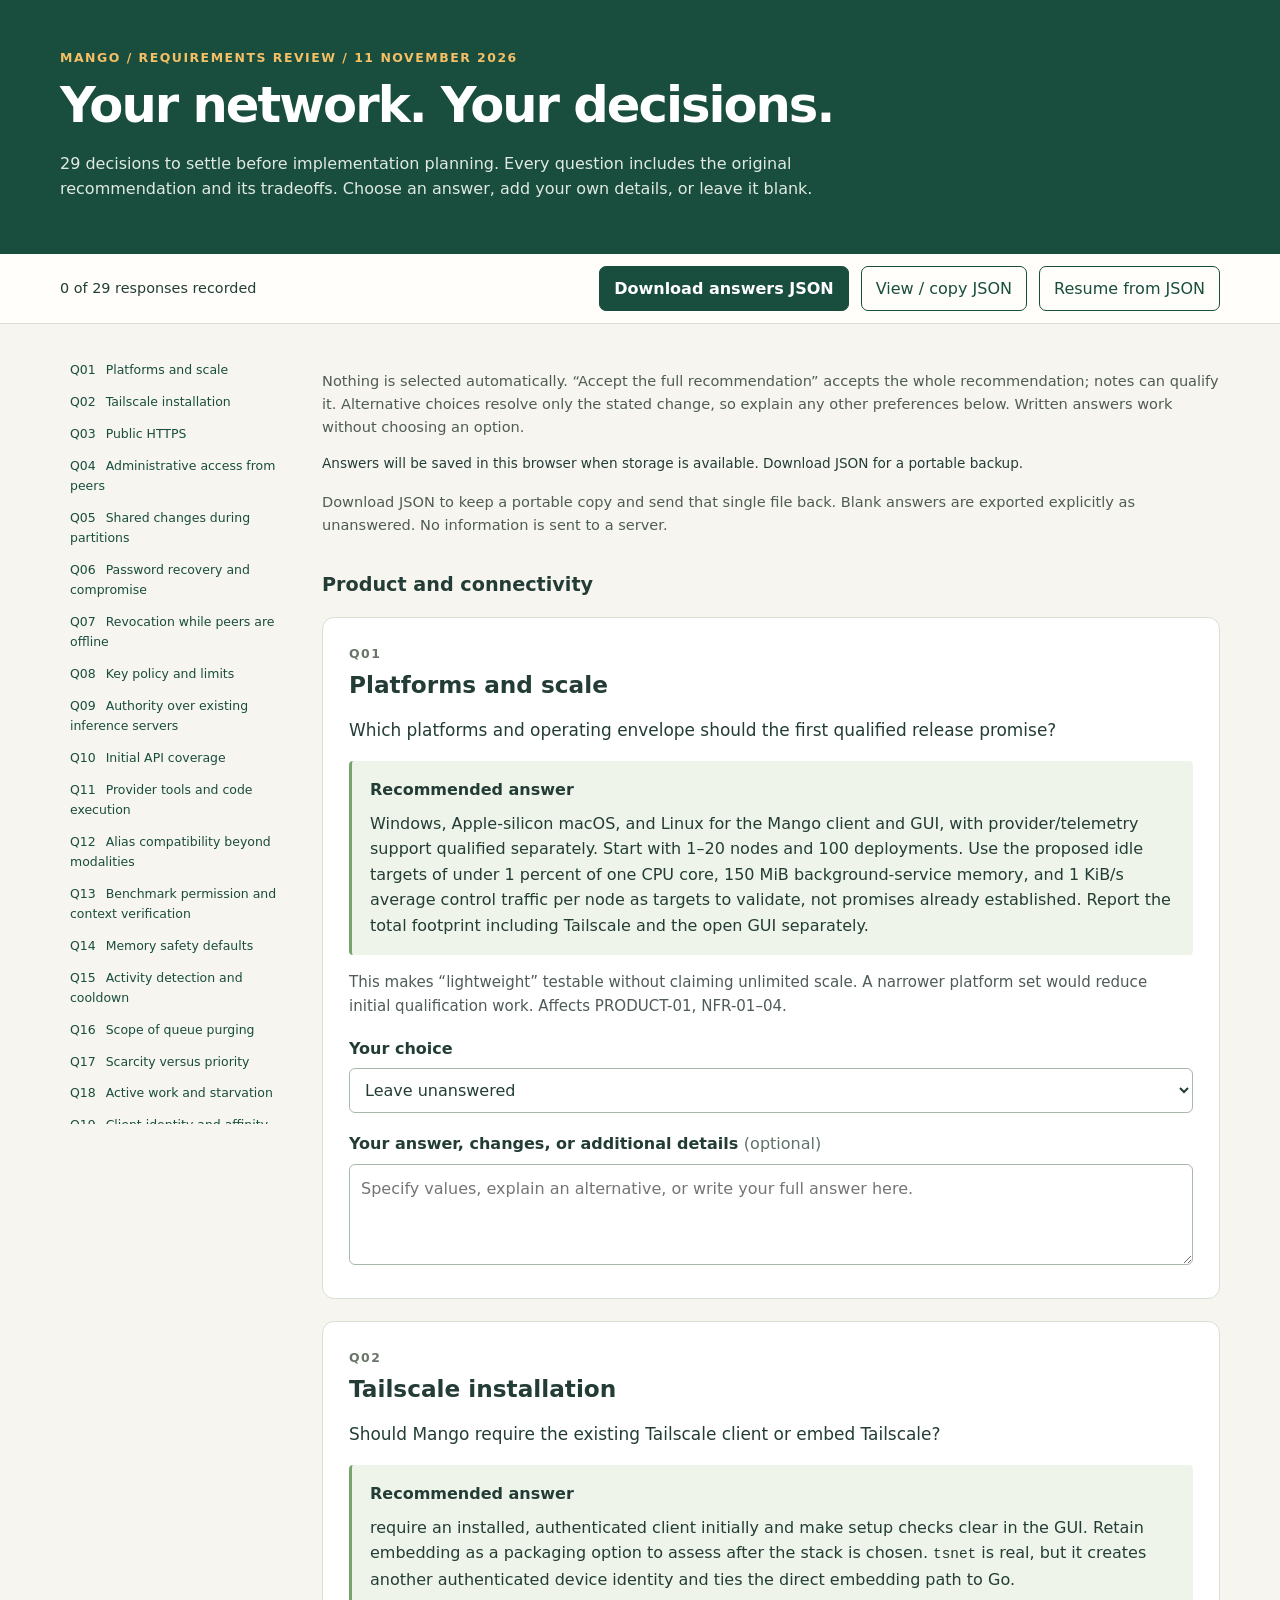
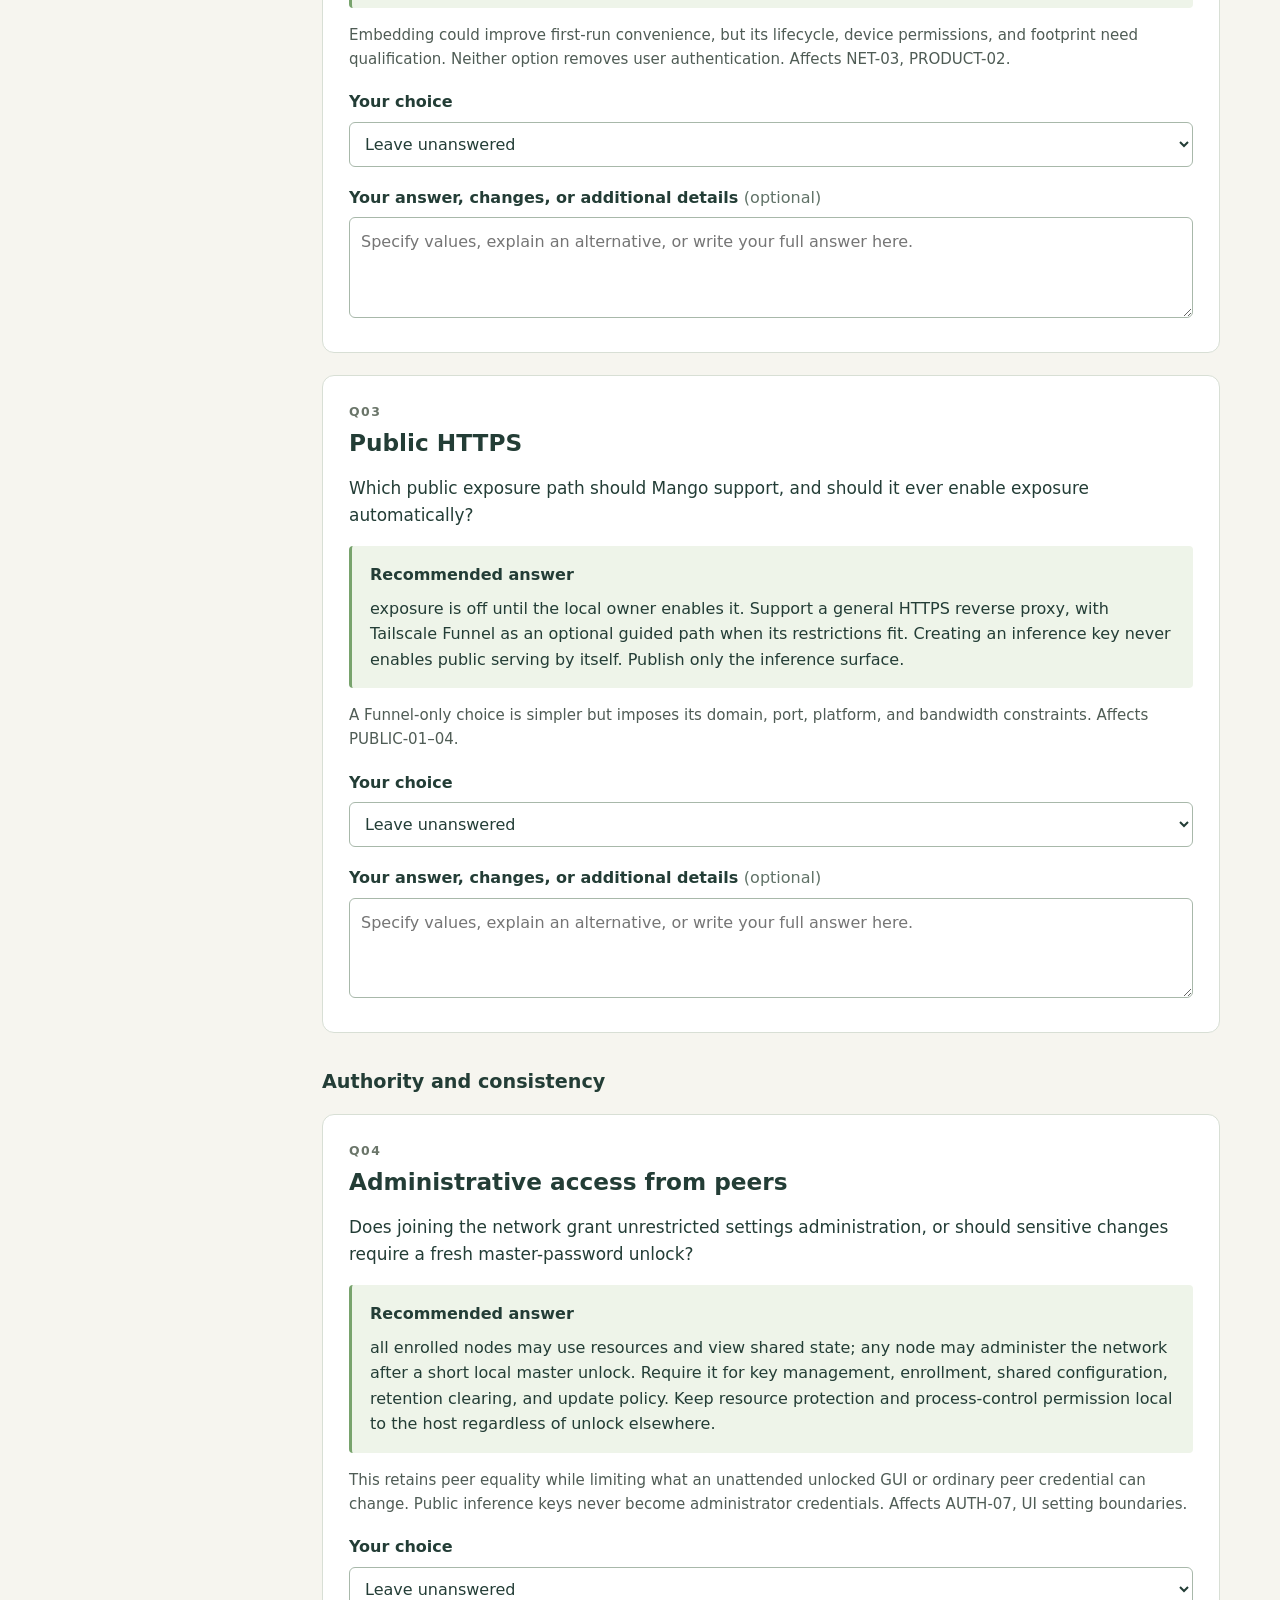
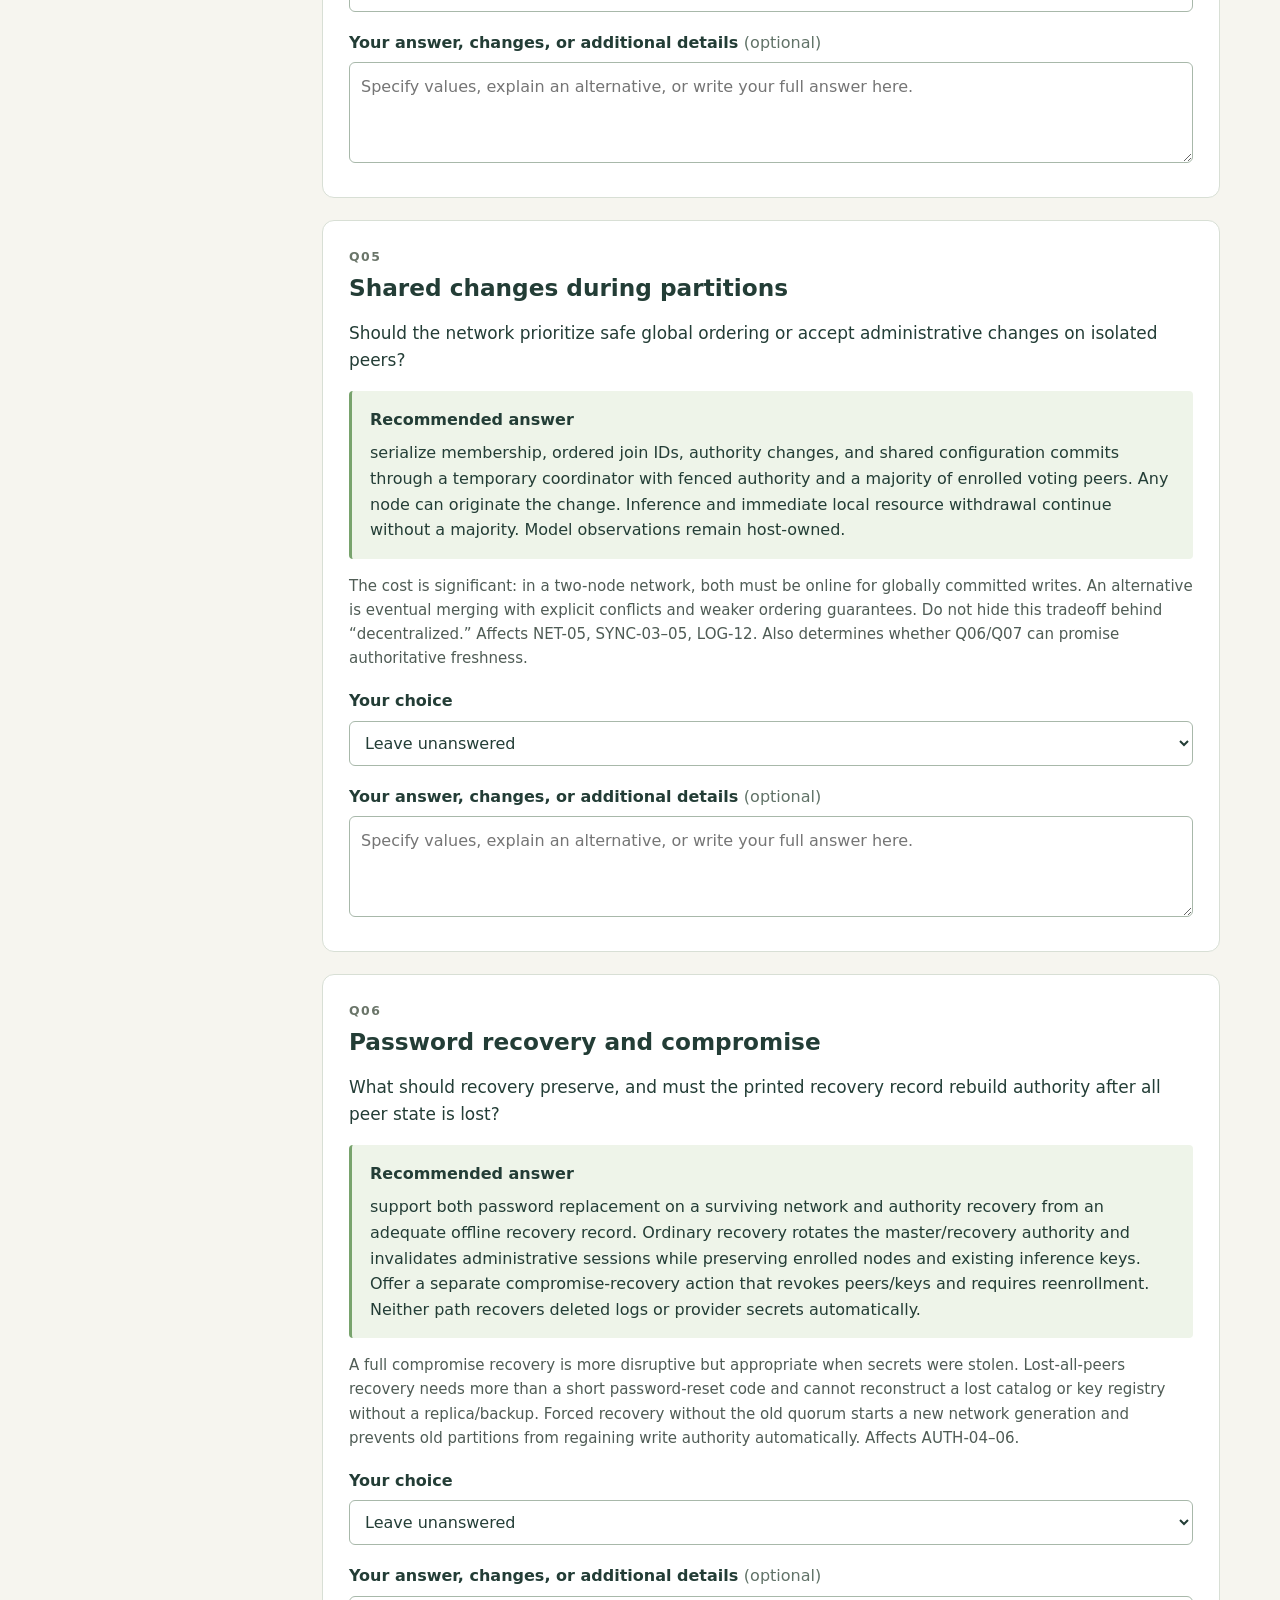
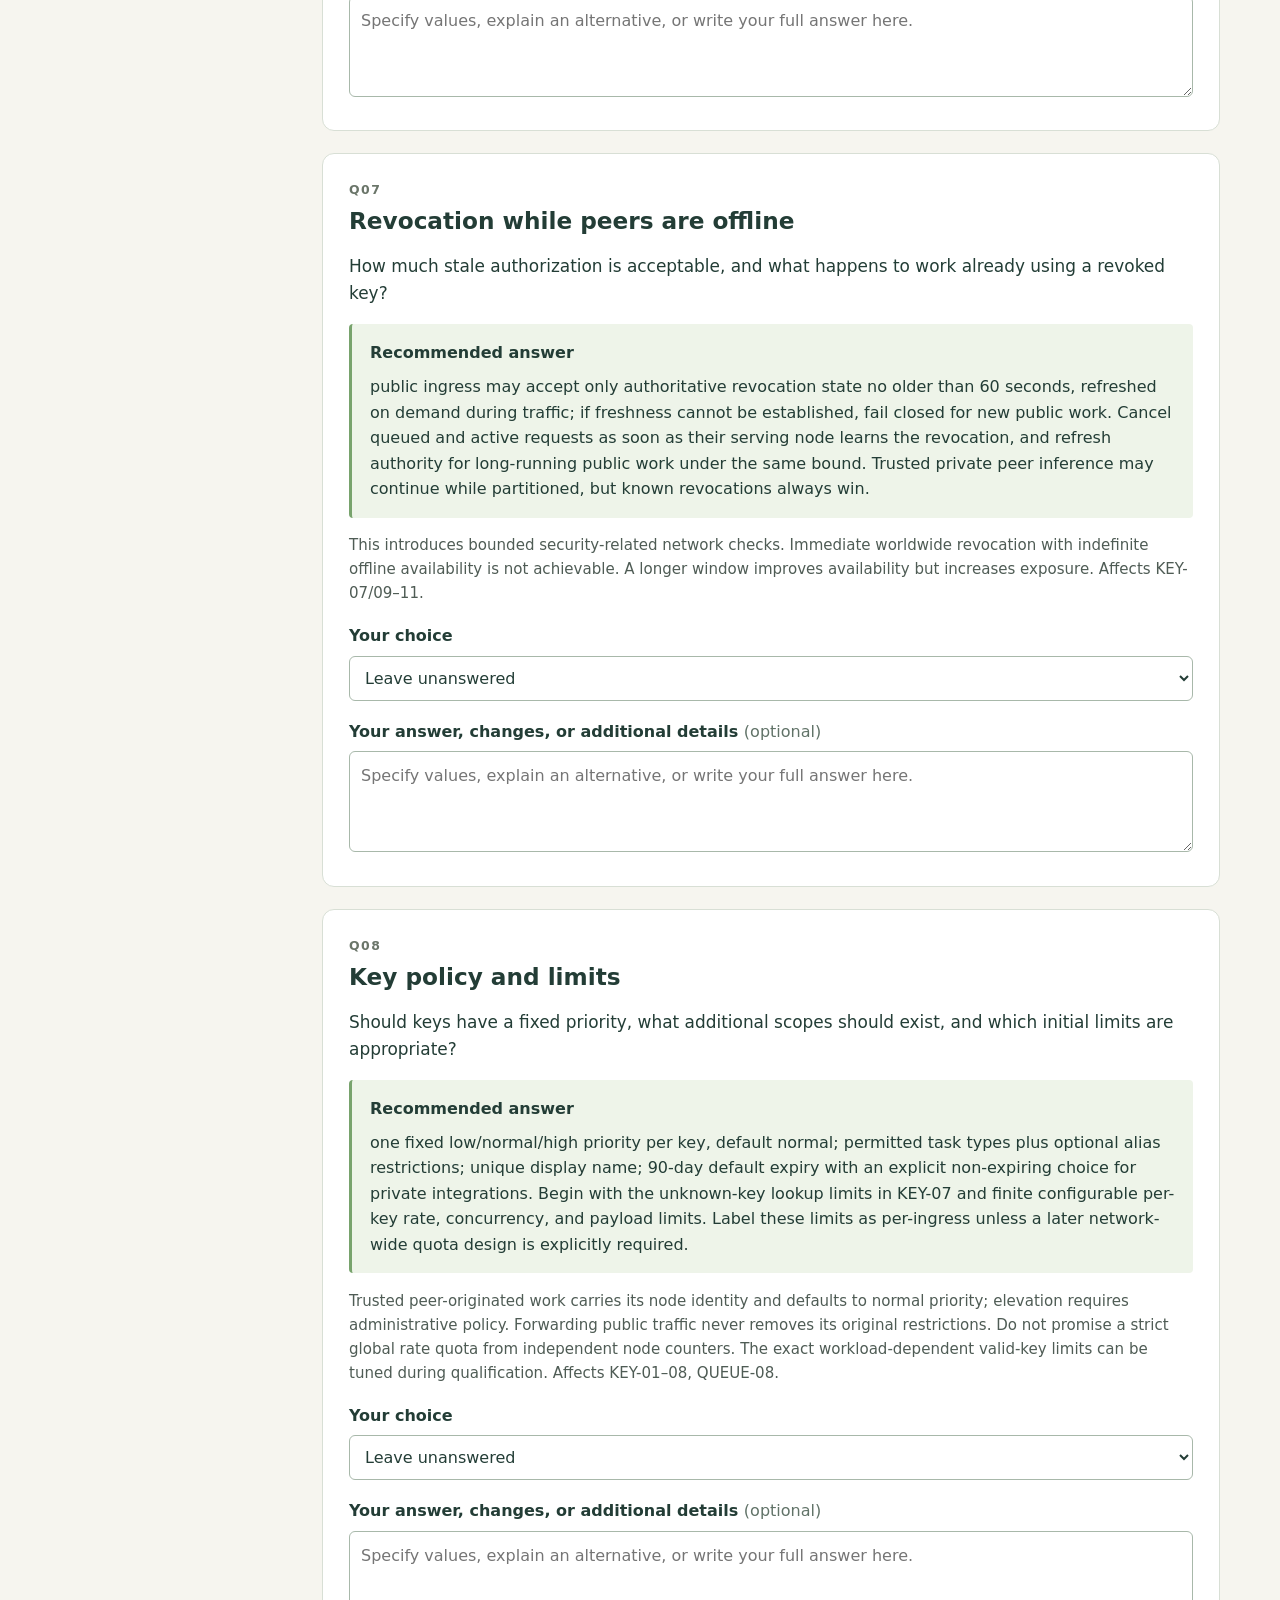
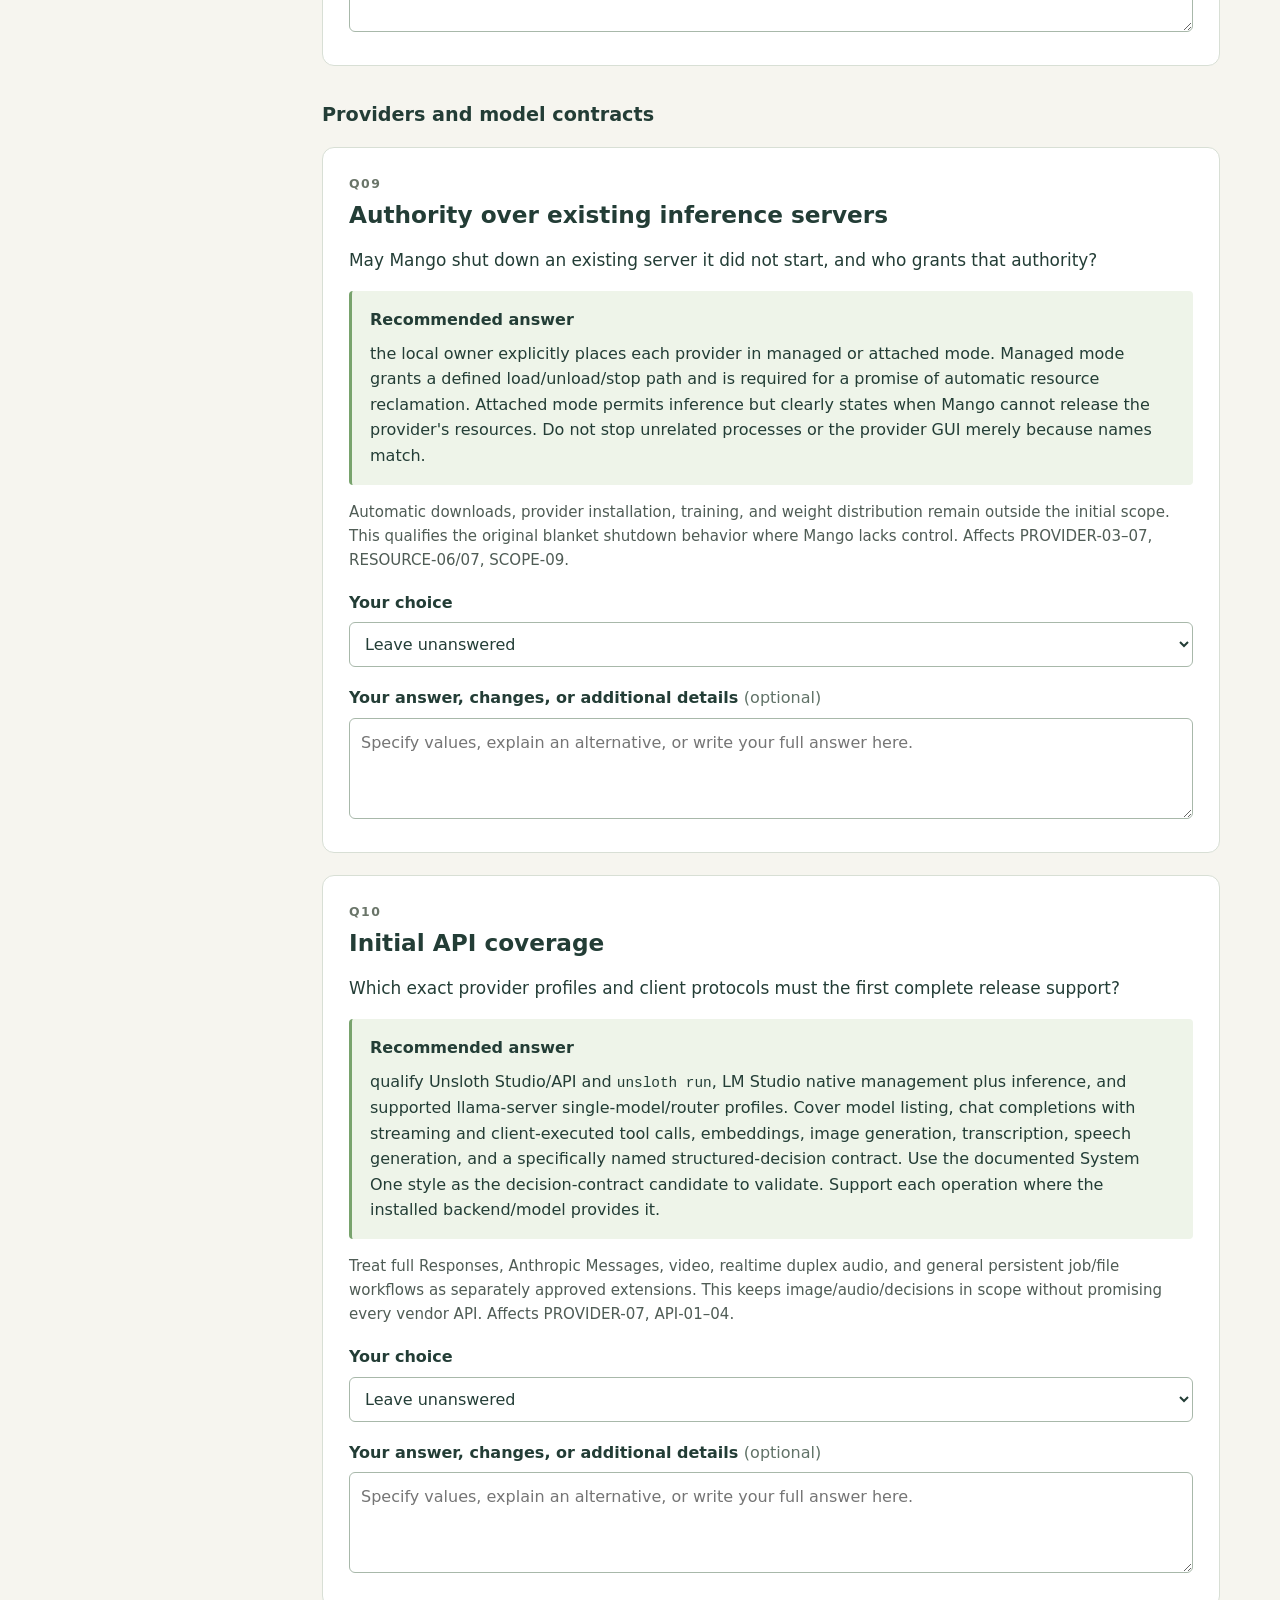
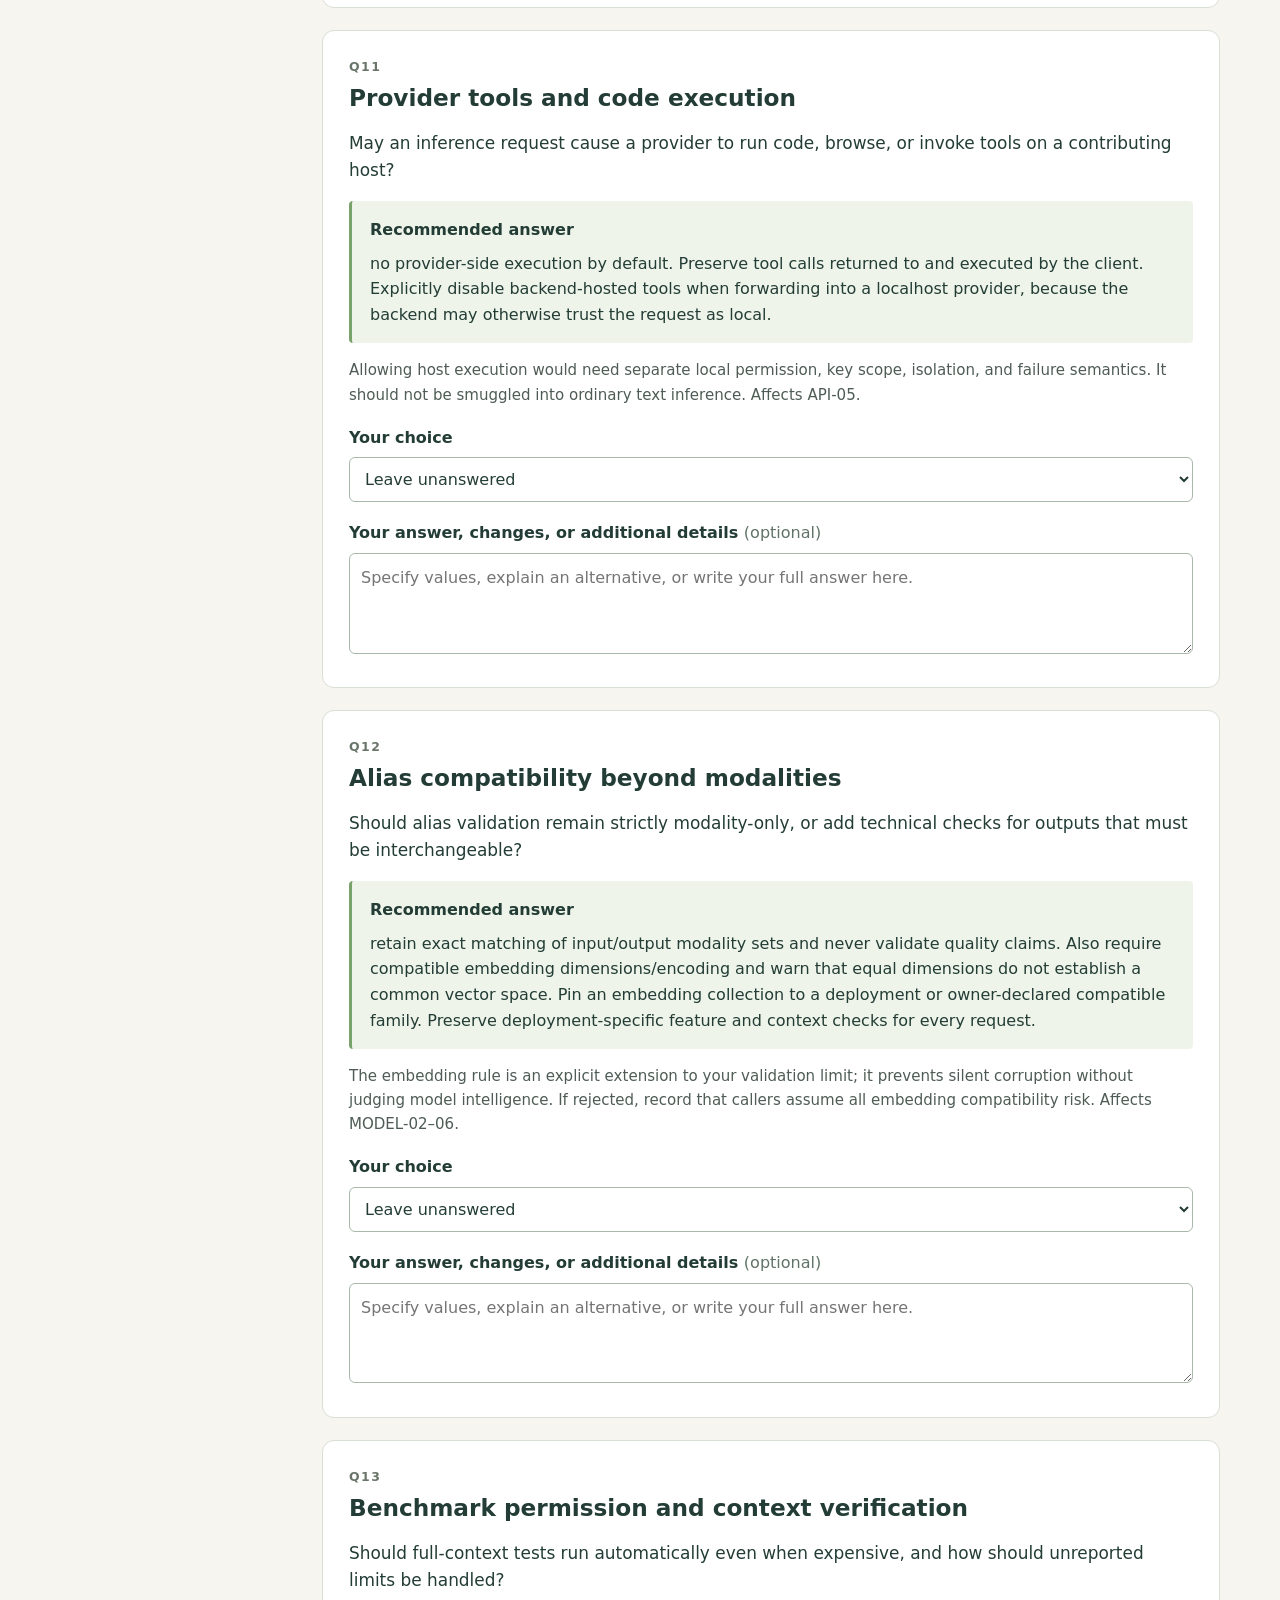
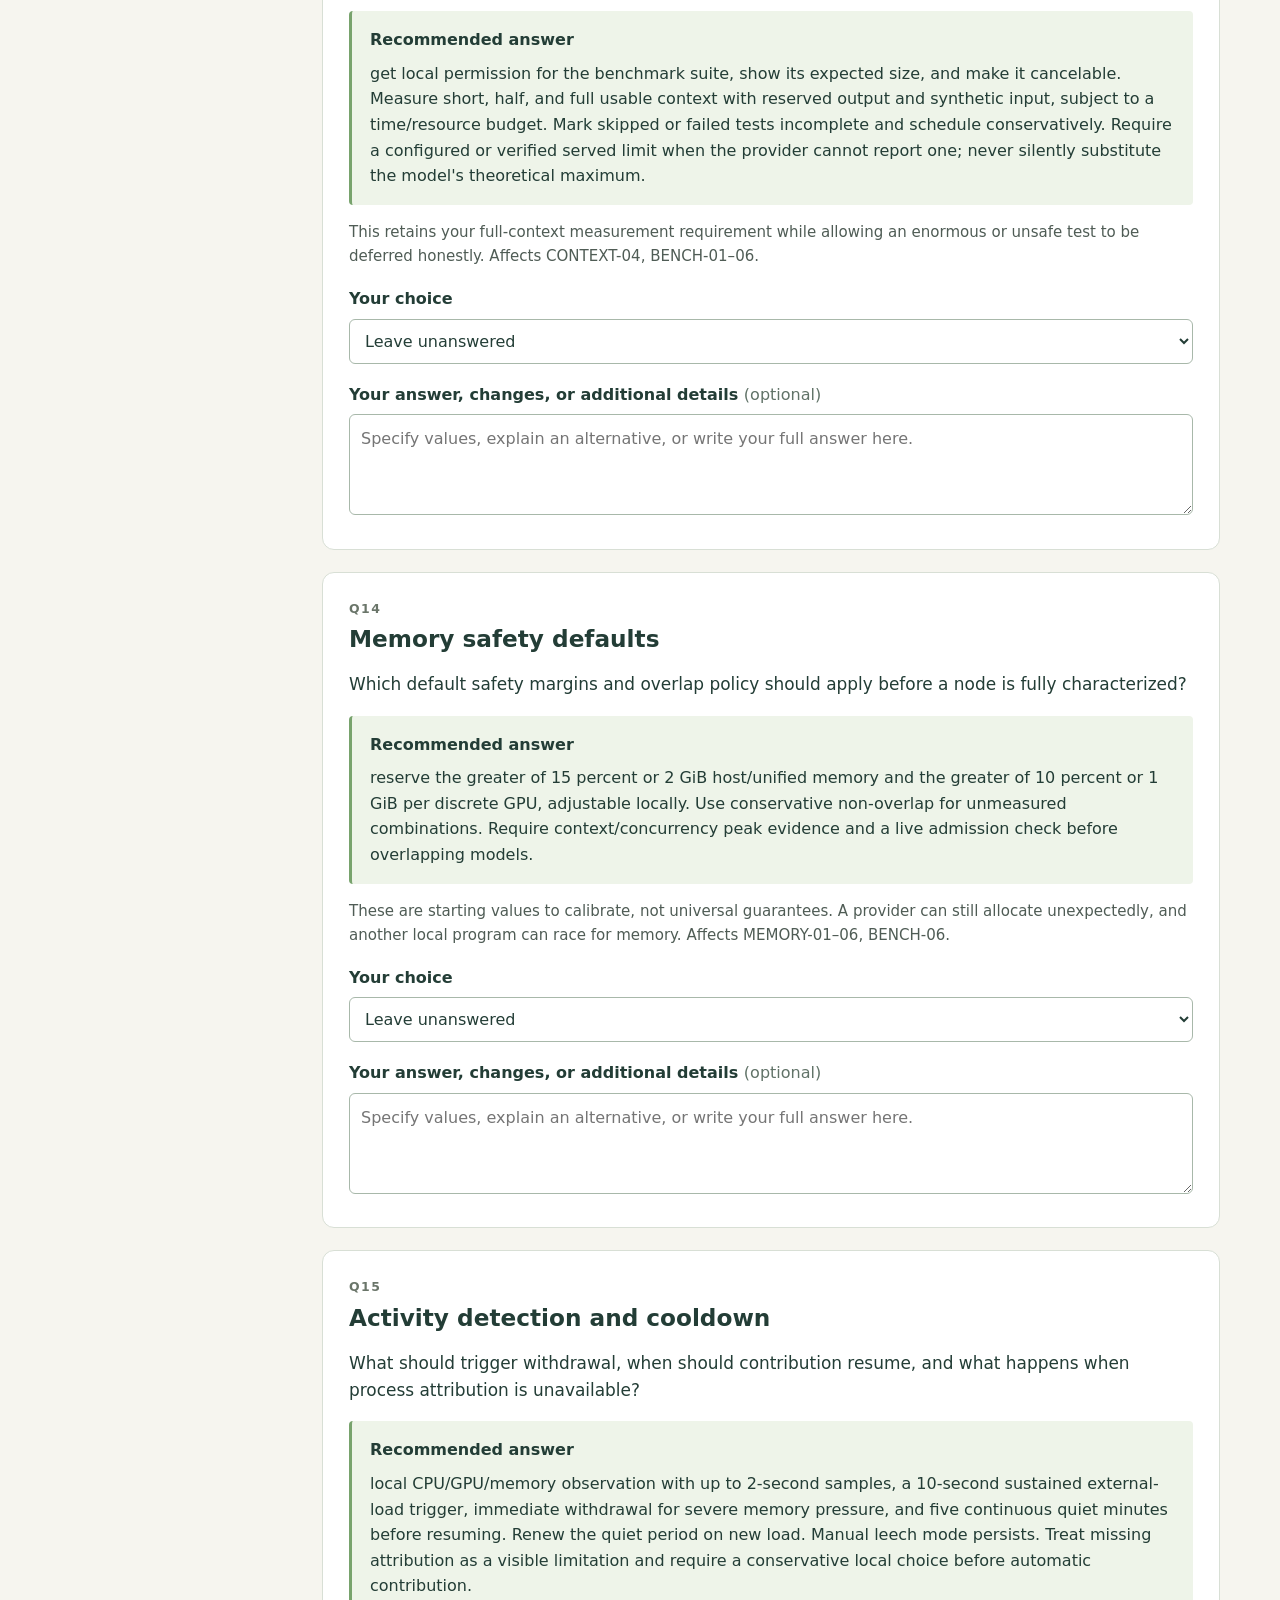
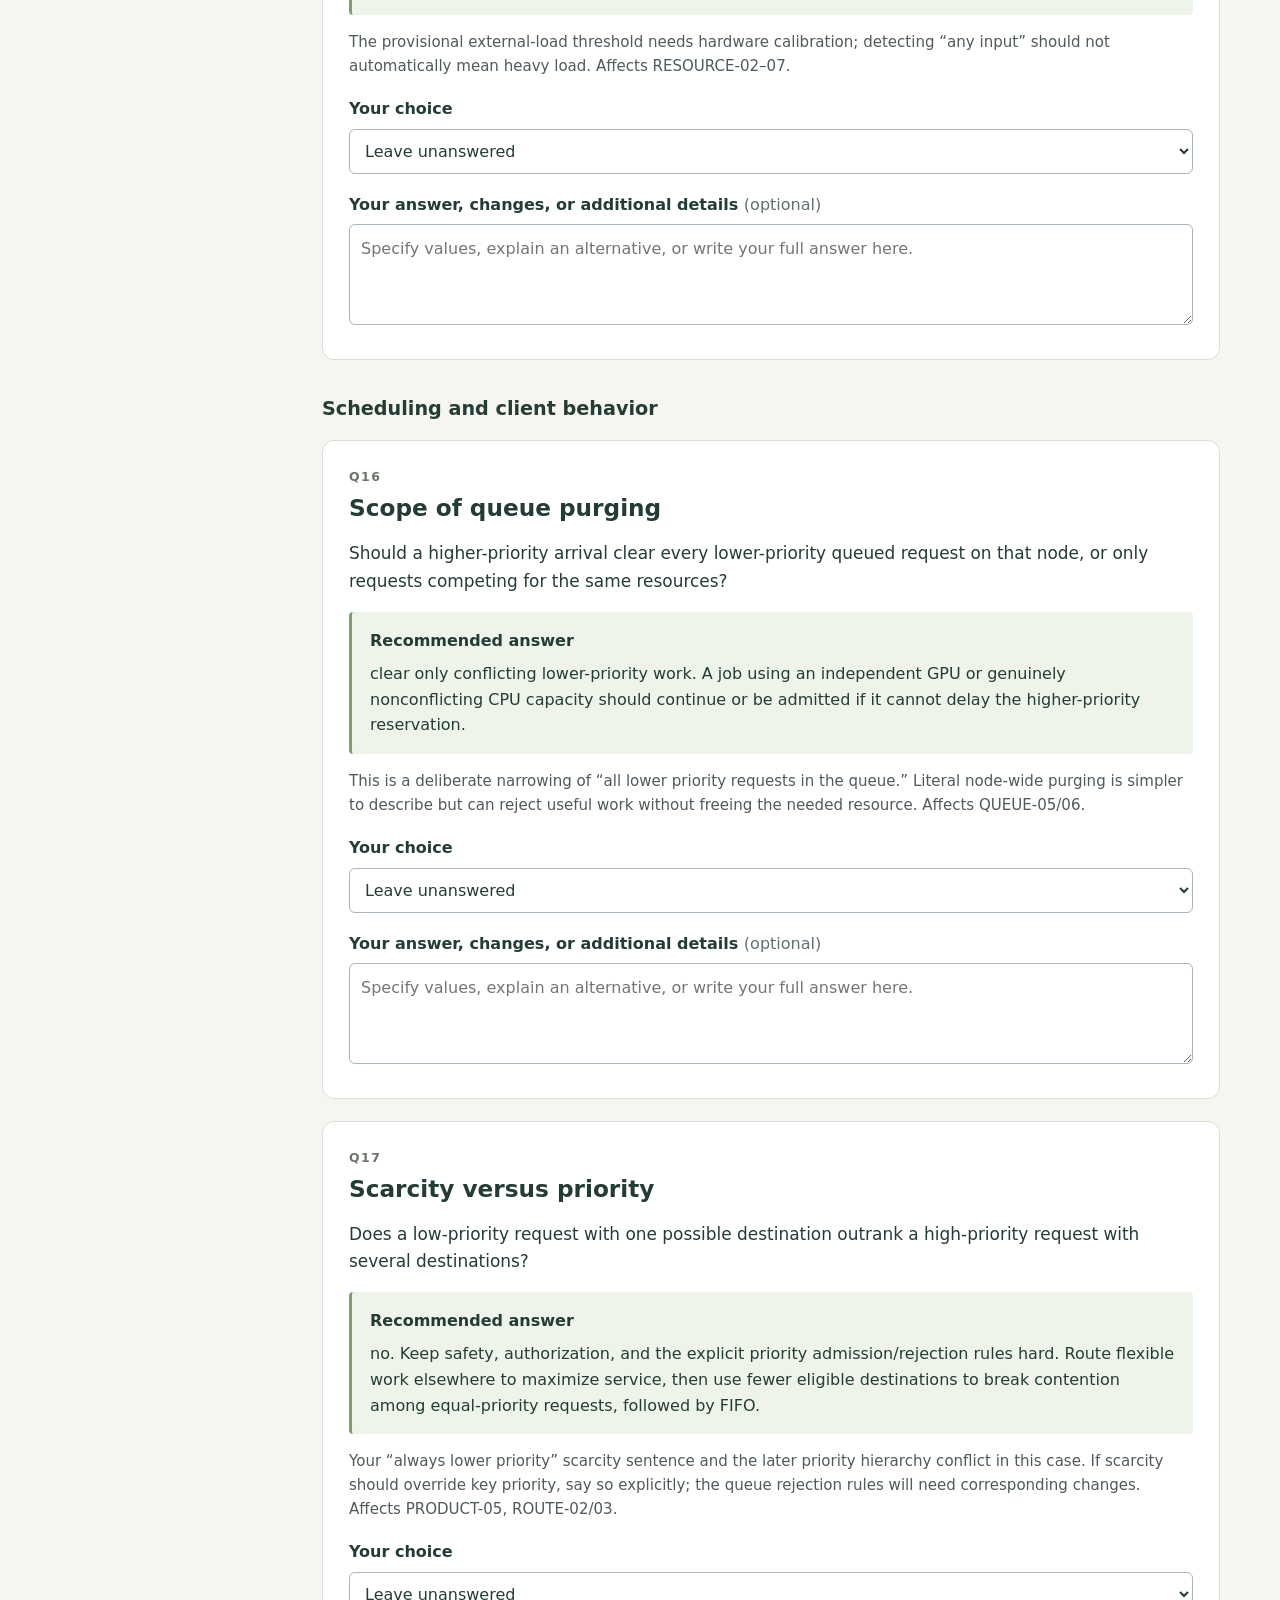
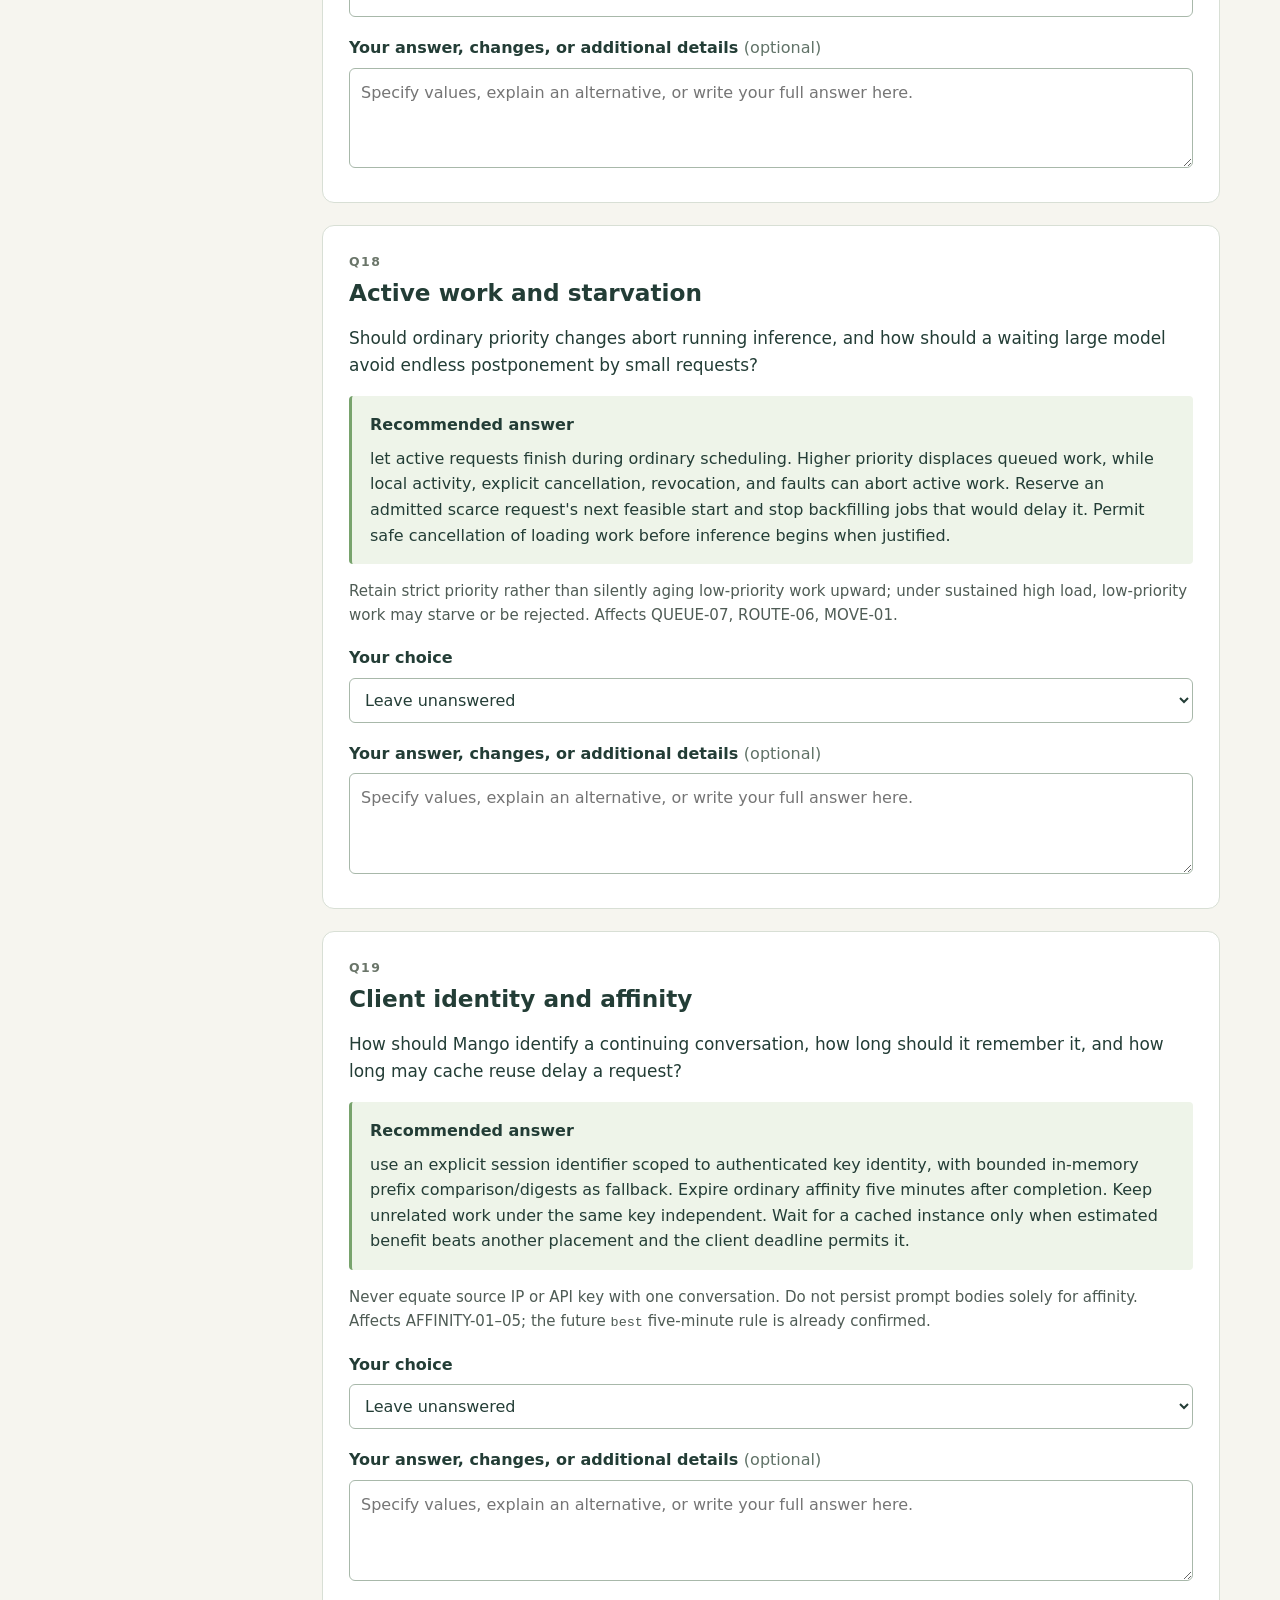
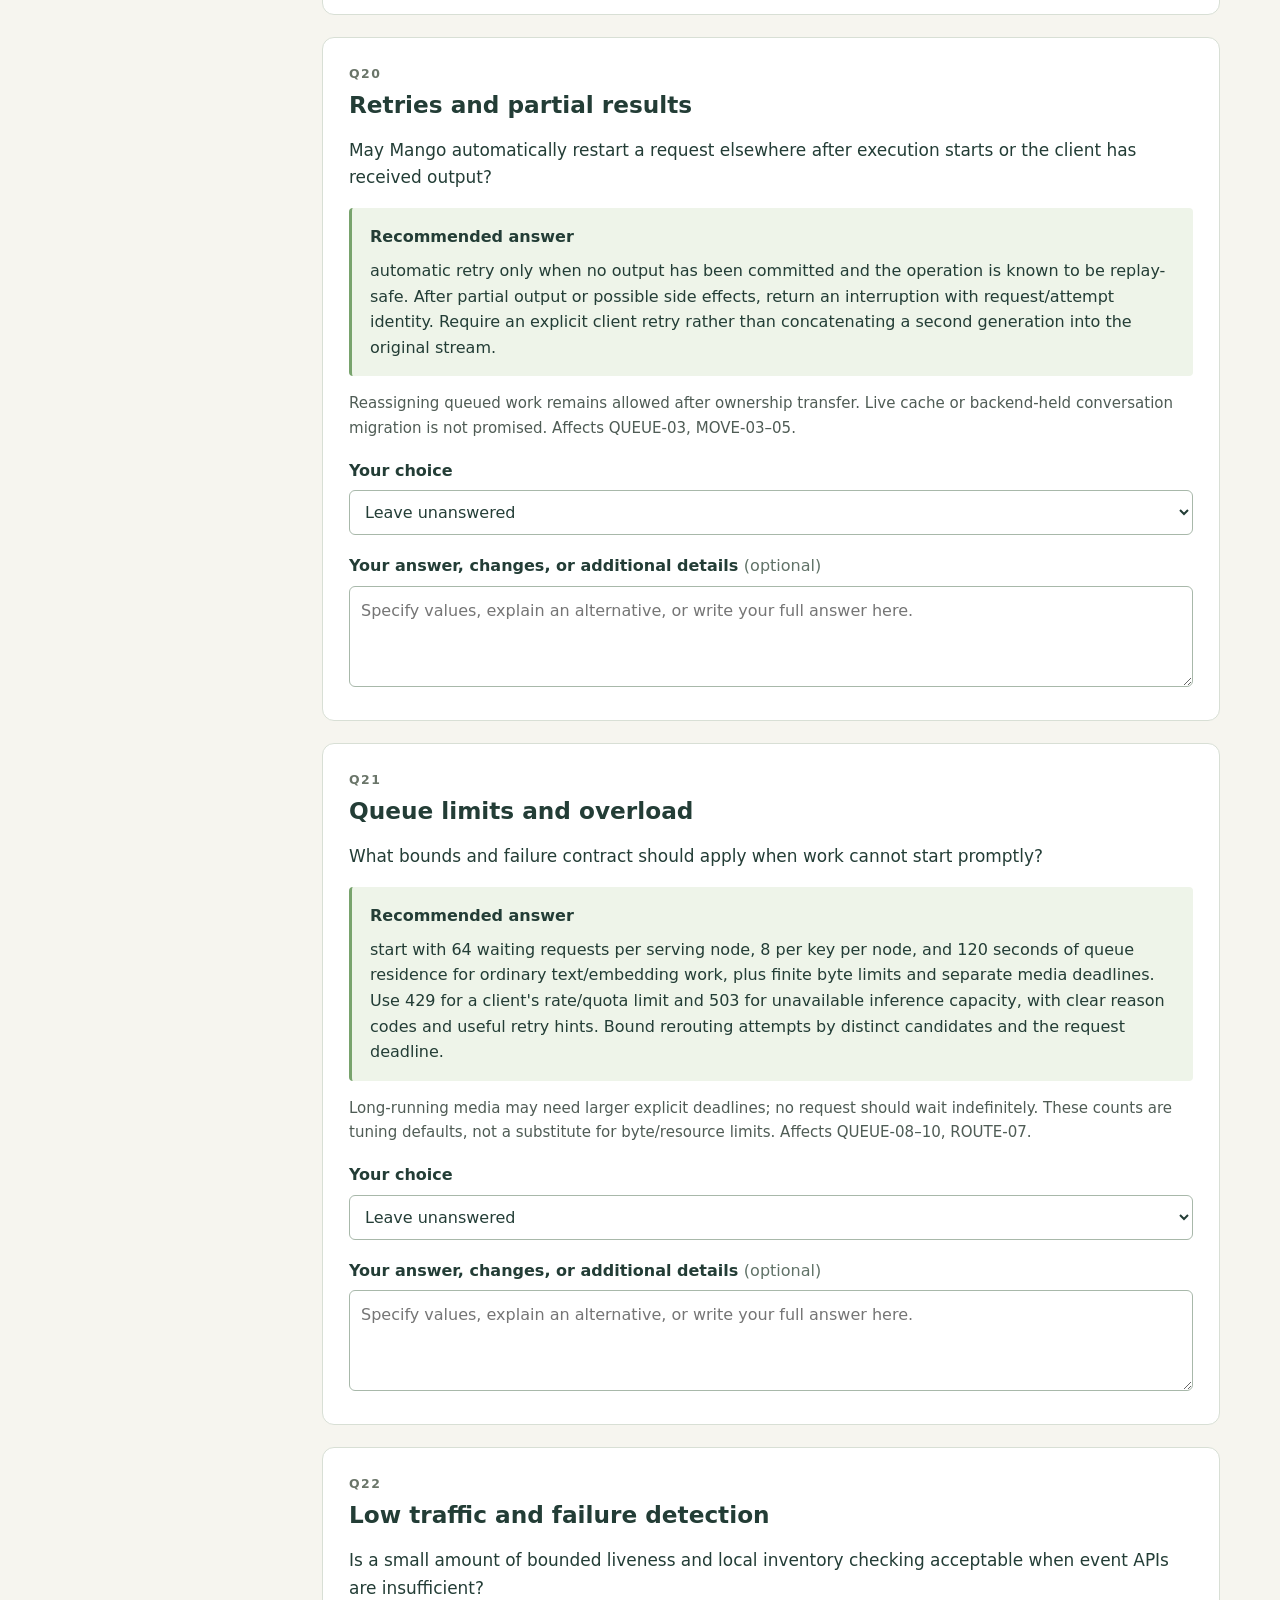
<file: docs/requirements/mango-questionnaire.html>
<!doctype html>
<html lang="en"><head><meta charset="utf-8"><meta name="viewport" content="width=device-width, initial-scale=1">
<meta name="color-scheme" content="light"><title>Mango · Requirements decisions</title>
<style>
:root{font:16px/1.6 system-ui,sans-serif;color:#233d36;background:#f6f5ef;--green:#194d3e;--line:#d8dfd5;--orange:#f4bf65}
*{box-sizing:border-box}body{margin:0}header{background:var(--green);color:#fff;padding:48px max(24px,calc((100vw - 1160px)/2)) 36px}h1{font-size:clamp(2rem,4vw,3.1rem);line-height:1.1;margin:10px 0 18px;letter-spacing:-.04em}header p{max-width:760px;color:#e0eae2}.eyebrow{font-size:.78rem;font-weight:750;letter-spacing:.12em;text-transform:uppercase}header .eyebrow{color:var(--orange)}.toolbar{position:sticky;top:0;z-index:2;background:#fffefa;border-bottom:1px solid var(--line);padding:12px 24px;display:flex;gap:14px;align-items:center;flex-wrap:wrap}.toolbar-inner{max-width:1160px;margin:auto;width:100%;display:flex;align-items:center;gap:12px;flex-wrap:wrap}button,.file-button{font:inherit;cursor:pointer;border:1px solid var(--green);border-radius:7px;background:transparent;padding:9px 14px;color:var(--green)}button.primary{background:var(--green);color:#fff;font-weight:650}button:hover,.file-button:hover{filter:brightness(.9)}#progress{margin-right:auto;font-size:.9rem}.layout{max-width:1208px;margin:auto;padding:30px 24px;display:grid;grid-template-columns:230px minmax(0,1fr);gap:32px}nav{position:sticky;top:110px;max-height:calc(100vh - 130px);overflow:auto;align-self:start}nav a{display:block;color:var(--green);text-decoration:none;font-size:.78rem;padding:6px 8px;border-left:2px solid transparent}nav a:hover{background:#e9eee5;border-color:var(--green)}nav span{margin-left:6px}h2.group{font-size:1.2rem;margin:34px 0 16px}.card{background:white;border:1px solid var(--line);border-radius:12px;padding:26px;margin:0 0 22px;scroll-margin-top:150px}.card .eyebrow{color:#6a7569}h3{font-size:1.45rem;line-height:1.25;margin:6px 0 18px}.prompt{font-size:1.06rem}.recommendation{background:#eef4e9;border-left:3px solid #78a36d;padding:16px 18px;border-radius:4px}.recommendation p{margin:8px 0 0}.context{font-size:.94rem;color:#4f5c55}label{display:block;font-weight:650;margin:18px 0 7px}label span{font-weight:400;color:#617368}select,textarea{width:100%;font:inherit;color:inherit;border:1px solid #a8b8aa;border-radius:6px;padding:11px;background:#fff}select{white-space:normal}textarea{resize:vertical}button:focus-visible,a:focus-visible,select:focus-visible,textarea:focus-visible,summary:focus-visible{outline:3px solid #c97e12;outline-offset:3px}.note{font-size:.91rem;color:#4f5c55}#save-status{font-size:.85rem;margin:4px 0}details{background:#fff;border:1px solid var(--line);border-radius:8px;padding:14px;margin:12px 0}summary{cursor:pointer;font-weight:650}pre{white-space:pre-wrap;overflow-wrap:anywhere;font: .88rem/1.6 ui-monospace,monospace}.bottom{padding:20px 0 40px}dialog{max-width:800px;width:90%;border:1px solid var(--line);border-radius:12px;padding:24px}dialog::backdrop{background:#132c2470}#export-text{font:.8rem/1.4 monospace;height:300px}#global-notes{min-height:100px}a{color:var(--green)}code{font-size:.9em}noscript{display:block;padding:24px;background:#ffdfb0}
@media(max-width:800px){.layout{display:block;padding:18px 14px}nav{position:static;max-height:170px;margin-bottom:20px;border-bottom:1px solid var(--line)}header{padding:32px 20px}.toolbar{padding:10px 14px}.card{padding:20px}#progress{flex-basis:100%}.toolbar-inner{gap:8px}button,.file-button{font-size:.9rem}.card{scroll-margin-top:190px}}
</style></head><body>
<header><div class="eyebrow">Mango / Requirements review / 11 November 2026</div><h1>Your network. Your decisions.</h1><p>29 decisions to settle before implementation planning. Every question includes the original recommendation and its tradeoffs. Choose an answer, add your own details, or leave it blank.</p></header>
<noscript>This questionnaire needs JavaScript to save and export answers. The questions and source documents below remain readable.</noscript>
<div class="toolbar"><div class="toolbar-inner"><div id="progress" role="status" aria-live="polite">0 of 29 responses recorded</div><button class="primary" id="download">Download answers JSON</button><button id="show-json">View / copy JSON</button><button id="import-button">Resume from JSON</button><input id="import-file" type="file" accept=".json,application/json" hidden></div></div>
<div class="layout"><nav aria-label="Questions"><a href="#Q01">Q01 <span>Platforms and scale</span></a><a href="#Q02">Q02 <span>Tailscale installation</span></a><a href="#Q03">Q03 <span>Public HTTPS</span></a><a href="#Q04">Q04 <span>Administrative access from peers</span></a><a href="#Q05">Q05 <span>Shared changes during partitions</span></a><a href="#Q06">Q06 <span>Password recovery and compromise</span></a><a href="#Q07">Q07 <span>Revocation while peers are offline</span></a><a href="#Q08">Q08 <span>Key policy and limits</span></a><a href="#Q09">Q09 <span>Authority over existing inference servers</span></a><a href="#Q10">Q10 <span>Initial API coverage</span></a><a href="#Q11">Q11 <span>Provider tools and code execution</span></a><a href="#Q12">Q12 <span>Alias compatibility beyond modalities</span></a><a href="#Q13">Q13 <span>Benchmark permission and context verification</span></a><a href="#Q14">Q14 <span>Memory safety defaults</span></a><a href="#Q15">Q15 <span>Activity detection and cooldown</span></a><a href="#Q16">Q16 <span>Scope of queue purging</span></a><a href="#Q17">Q17 <span>Scarcity versus priority</span></a><a href="#Q18">Q18 <span>Active work and starvation</span></a><a href="#Q19">Q19 <span>Client identity and affinity</span></a><a href="#Q20">Q20 <span>Retries and partial results</span></a><a href="#Q21">Q21 <span>Queue limits and overload</span></a><a href="#Q22">Q22 <span>Low traffic and failure detection</span></a><a href="#Q23">Q23 <span>GUI form and headless machines</span></a><a href="#Q24">Q24 <span>Logging contents and privacy</span></a><a href="#Q25">Q25 <span>Daily logs and deletion</span></a><a href="#Q26">Q26 <span>Coordinated updates</span></a><a href="#Q27">Q27 <span>Mixed-version compatibility</span></a><a href="#Q28">Q28 <span>Best-model interpretation and preparation</span></a><a href="#Q29">Q29 <span>Queue survival after crashes</span></a><a href="#reference">Full source documents</a></nav><main>
<p class="note">Nothing is selected automatically. “Accept the full recommendation” accepts the whole recommendation; notes can qualify it. Alternative choices resolve only the stated change, so explain any other preferences below. Written answers work without choosing an option.</p>
<p id="save-status" role="status" aria-live="polite">Checking local draft storage…</p><p class="note">Download JSON to keep a portable copy and send that single file back. Blank answers are exported explicitly as unanswered. No information is sent to a server.</p>
<h2 class="group">Product and connectivity</h2><section class="card" id="Q01" aria-labelledby="title-Q01">
<div class="eyebrow">Q01</div><h3 id="title-Q01">Platforms and scale</h3>
<p class="prompt">Which platforms and operating envelope should the first qualified release promise?</p>
<div class="recommendation"><strong>Recommended answer</strong><p>Windows, Apple-silicon macOS, and Linux for the Mango client and GUI, with provider/telemetry support qualified separately. Start with 1–20 nodes and 100 deployments. Use the proposed idle targets of under 1 percent of one CPU core, 150 MiB background-service memory, and 1 KiB/s average control traffic per node as targets to validate, not promises already established. Report the total footprint including Tailscale and the open GUI separately.</p></div>
<div class="context"><p>This makes “lightweight” testable without claiming unlimited scale. A narrower platform set would reduce initial qualification work. Affects PRODUCT-01, NFR-01–04.</p></div>
<label for="choice-Q01">Your choice</label><select id="choice-Q01" data-id="Q01"><option value="">Leave unanswered</option><option value="recommended">Accept the full recommendation</option><option value="alternative_0">Narrow the launch platforms or scale; specify below</option><option value="custom">My own answer / modify the recommendation</option><option value="deferred">Defer this decision</option></select>
<label for="notes-Q01">Your answer, changes, or additional details <span>(optional)</span></label>
<textarea id="notes-Q01" data-id="Q01" rows="3" placeholder="Specify values, explain an alternative, or write your full answer here."></textarea>
</section><section class="card" id="Q02" aria-labelledby="title-Q02">
<div class="eyebrow">Q02</div><h3 id="title-Q02">Tailscale installation</h3>
<p class="prompt">Should Mango require the existing Tailscale client or embed Tailscale?</p>
<div class="recommendation"><strong>Recommended answer</strong><p>require an installed, authenticated client initially and make setup checks clear in the GUI. Retain embedding as a packaging option to assess after the stack is chosen. <code>tsnet</code> is real, but it creates another authenticated device identity and ties the direct embedding path to Go.</p></div>
<div class="context"><p>Embedding could improve first-run convenience, but its lifecycle, device permissions, and footprint need qualification. Neither option removes user authentication. Affects NET-03, PRODUCT-02.</p></div>
<label for="choice-Q02">Your choice</label><select id="choice-Q02" data-id="Q02"><option value="">Leave unanswered</option><option value="recommended">Accept the full recommendation</option><option value="alternative_0">Embed Tailscale from the first release</option><option value="custom">My own answer / modify the recommendation</option><option value="deferred">Defer this decision</option></select>
<label for="notes-Q02">Your answer, changes, or additional details <span>(optional)</span></label>
<textarea id="notes-Q02" data-id="Q02" rows="3" placeholder="Specify values, explain an alternative, or write your full answer here."></textarea>
</section><section class="card" id="Q03" aria-labelledby="title-Q03">
<div class="eyebrow">Q03</div><h3 id="title-Q03">Public HTTPS</h3>
<p class="prompt">Which public exposure path should Mango support, and should it ever enable exposure automatically?</p>
<div class="recommendation"><strong>Recommended answer</strong><p>exposure is off until the local owner enables it. Support a general HTTPS reverse proxy, with Tailscale Funnel as an optional guided path when its restrictions fit. Creating an inference key never enables public serving by itself. Publish only the inference surface.</p></div>
<div class="context"><p>A Funnel-only choice is simpler but imposes its domain, port, platform, and bandwidth constraints. Affects PUBLIC-01–04.</p></div>
<label for="choice-Q03">Your choice</label><select id="choice-Q03" data-id="Q03"><option value="">Leave unanswered</option><option value="recommended">Accept the full recommendation</option><option value="alternative_0">Funnel only</option><option value="alternative_1">Existing HTTPS reverse proxy only</option><option value="alternative_2">Private tailnet only initially</option><option value="custom">My own answer / modify the recommendation</option><option value="deferred">Defer this decision</option></select>
<label for="notes-Q03">Your answer, changes, or additional details <span>(optional)</span></label>
<textarea id="notes-Q03" data-id="Q03" rows="3" placeholder="Specify values, explain an alternative, or write your full answer here."></textarea>
</section><h2 class="group">Authority and consistency</h2><section class="card" id="Q04" aria-labelledby="title-Q04">
<div class="eyebrow">Q04</div><h3 id="title-Q04">Administrative access from peers</h3>
<p class="prompt">Does joining the network grant unrestricted settings administration, or should sensitive changes require a fresh master-password unlock?</p>
<div class="recommendation"><strong>Recommended answer</strong><p>all enrolled nodes may use resources and view shared state; any node may administer the network after a short local master unlock. Require it for key management, enrollment, shared configuration, retention clearing, and update policy. Keep resource protection and process-control permission local to the host regardless of unlock elsewhere.</p></div>
<div class="context"><p>This retains peer equality while limiting what an unattended unlocked GUI or ordinary peer credential can change. Public inference keys never become administrator credentials. Affects AUTH-07, UI setting boundaries.</p></div>
<label for="choice-Q04">Your choice</label><select id="choice-Q04" data-id="Q04"><option value="">Leave unanswered</option><option value="recommended">Accept the full recommendation</option><option value="alternative_0">Enrolled peers can administer shared settings without a fresh master unlock</option><option value="custom">My own answer / modify the recommendation</option><option value="deferred">Defer this decision</option></select>
<label for="notes-Q04">Your answer, changes, or additional details <span>(optional)</span></label>
<textarea id="notes-Q04" data-id="Q04" rows="3" placeholder="Specify values, explain an alternative, or write your full answer here."></textarea>
</section><section class="card" id="Q05" aria-labelledby="title-Q05">
<div class="eyebrow">Q05</div><h3 id="title-Q05">Shared changes during partitions</h3>
<p class="prompt">Should the network prioritize safe global ordering or accept administrative changes on isolated peers?</p>
<div class="recommendation"><strong>Recommended answer</strong><p>serialize membership, ordered join IDs, authority changes, and shared configuration commits through a temporary coordinator with fenced authority and a majority of enrolled voting peers. Any node can originate the change. Inference and immediate local resource withdrawal continue without a majority. Model observations remain host-owned.</p></div>
<div class="context"><p>The cost is significant: in a two-node network, both must be online for globally committed writes. An alternative is eventual merging with explicit conflicts and weaker ordering guarantees. Do not hide this tradeoff behind “decentralized.” Affects NET-05, SYNC-03–05, LOG-12. Also determines whether Q06/Q07 can promise authoritative freshness.</p></div>
<label for="choice-Q05">Your choice</label><select id="choice-Q05" data-id="Q05"><option value="">Leave unanswered</option><option value="recommended">Accept the full recommendation</option><option value="alternative_0">Allow isolated administrative edits with eventual merging and visible conflicts</option><option value="custom">My own answer / modify the recommendation</option><option value="deferred">Defer this decision</option></select>
<label for="notes-Q05">Your answer, changes, or additional details <span>(optional)</span></label>
<textarea id="notes-Q05" data-id="Q05" rows="3" placeholder="Specify values, explain an alternative, or write your full answer here."></textarea>
</section><section class="card" id="Q06" aria-labelledby="title-Q06">
<div class="eyebrow">Q06</div><h3 id="title-Q06">Password recovery and compromise</h3>
<p class="prompt">What should recovery preserve, and must the printed recovery record rebuild authority after all peer state is lost?</p>
<div class="recommendation"><strong>Recommended answer</strong><p>support both password replacement on a surviving network and authority recovery from an adequate offline recovery record. Ordinary recovery rotates the master/recovery authority and invalidates administrative sessions while preserving enrolled nodes and existing inference keys. Offer a separate compromise-recovery action that revokes peers/keys and requires reenrollment. Neither path recovers deleted logs or provider secrets automatically.</p></div>
<div class="context"><p>A full compromise recovery is more disruptive but appropriate when secrets were stolen. Lost-all-peers recovery needs more than a short password-reset code and cannot reconstruct a lost catalog or key registry without a replica/backup. Forced recovery without the old quorum starts a new network generation and prevents old partitions from regaining write authority automatically. Affects AUTH-04–06.</p></div>
<label for="choice-Q06">Your choice</label><select id="choice-Q06" data-id="Q06"><option value="">Leave unanswered</option><option value="recommended">Accept the full recommendation</option><option value="alternative_0">Recovery always revokes peers and inference keys</option><option value="alternative_1">Support recovery only with a surviving trusted peer or backup</option><option value="custom">My own answer / modify the recommendation</option><option value="deferred">Defer this decision</option></select>
<label for="notes-Q06">Your answer, changes, or additional details <span>(optional)</span></label>
<textarea id="notes-Q06" data-id="Q06" rows="3" placeholder="Specify values, explain an alternative, or write your full answer here."></textarea>
</section><section class="card" id="Q07" aria-labelledby="title-Q07">
<div class="eyebrow">Q07</div><h3 id="title-Q07">Revocation while peers are offline</h3>
<p class="prompt">How much stale authorization is acceptable, and what happens to work already using a revoked key?</p>
<div class="recommendation"><strong>Recommended answer</strong><p>public ingress may accept only authoritative revocation state no older than 60 seconds, refreshed on demand during traffic; if freshness cannot be established, fail closed for new public work. Cancel queued and active requests as soon as their serving node learns the revocation, and refresh authority for long-running public work under the same bound. Trusted private peer inference may continue while partitioned, but known revocations always win.</p></div>
<div class="context"><p>This introduces bounded security-related network checks. Immediate worldwide revocation with indefinite offline availability is not achievable. A longer window improves availability but increases exposure. Affects KEY-07/09–11.</p></div>
<label for="choice-Q07">Your choice</label><select id="choice-Q07" data-id="Q07"><option value="">Leave unanswered</option><option value="recommended">Accept the full recommendation</option><option value="alternative_0">Use a longer bounded public revocation window; specify below</option><option value="alternative_1">Prefer continued offline public access despite stale revocations</option><option value="custom">My own answer / modify the recommendation</option><option value="deferred">Defer this decision</option></select>
<label for="notes-Q07">Your answer, changes, or additional details <span>(optional)</span></label>
<textarea id="notes-Q07" data-id="Q07" rows="3" placeholder="Specify values, explain an alternative, or write your full answer here."></textarea>
</section><section class="card" id="Q08" aria-labelledby="title-Q08">
<div class="eyebrow">Q08</div><h3 id="title-Q08">Key policy and limits</h3>
<p class="prompt">Should keys have a fixed priority, what additional scopes should exist, and which initial limits are appropriate?</p>
<div class="recommendation"><strong>Recommended answer</strong><p>one fixed low/normal/high priority per key, default normal; permitted task types plus optional alias restrictions; unique display name; 90-day default expiry with an explicit non-expiring choice for private integrations. Begin with the unknown-key lookup limits in KEY-07 and finite configurable per-key rate, concurrency, and payload limits. Label these limits as per-ingress unless a later network-wide quota design is explicitly required.</p></div>
<div class="context"><p>Trusted peer-originated work carries its node identity and defaults to normal priority; elevation requires administrative policy. Forwarding public traffic never removes its original restrictions. Do not promise a strict global rate quota from independent node counters. The exact workload-dependent valid-key limits can be tuned during qualification. Affects KEY-01–08, QUEUE-08.</p></div>
<label for="choice-Q08">Your choice</label><select id="choice-Q08" data-id="Q08"><option value="">Leave unanswered</option><option value="recommended">Accept the full recommendation</option><option value="alternative_0">Use a different key scope, priority, expiry, or limit policy; specify below</option><option value="custom">My own answer / modify the recommendation</option><option value="deferred">Defer this decision</option></select>
<label for="notes-Q08">Your answer, changes, or additional details <span>(optional)</span></label>
<textarea id="notes-Q08" data-id="Q08" rows="3" placeholder="Specify values, explain an alternative, or write your full answer here."></textarea>
</section><h2 class="group">Providers and model contracts</h2><section class="card" id="Q09" aria-labelledby="title-Q09">
<div class="eyebrow">Q09</div><h3 id="title-Q09">Authority over existing inference servers</h3>
<p class="prompt">May Mango shut down an existing server it did not start, and who grants that authority?</p>
<div class="recommendation"><strong>Recommended answer</strong><p>the local owner explicitly places each provider in managed or attached mode. Managed mode grants a defined load/unload/stop path and is required for a promise of automatic resource reclamation. Attached mode permits inference but clearly states when Mango cannot release the provider&#x27;s resources. Do not stop unrelated processes or the provider GUI merely because names match.</p></div>
<div class="context"><p>Automatic downloads, provider installation, training, and weight distribution remain outside the initial scope. This qualifies the original blanket shutdown behavior where Mango lacks control. Affects PROVIDER-03–07, RESOURCE-06/07, SCOPE-09.</p></div>
<label for="choice-Q09">Your choice</label><select id="choice-Q09" data-id="Q09"><option value="">Leave unanswered</option><option value="recommended">Accept the full recommendation</option><option value="alternative_0">Only manage servers Mango starts</option><option value="alternative_1">Require lifecycle control for every contributing provider</option><option value="custom">My own answer / modify the recommendation</option><option value="deferred">Defer this decision</option></select>
<label for="notes-Q09">Your answer, changes, or additional details <span>(optional)</span></label>
<textarea id="notes-Q09" data-id="Q09" rows="3" placeholder="Specify values, explain an alternative, or write your full answer here."></textarea>
</section><section class="card" id="Q10" aria-labelledby="title-Q10">
<div class="eyebrow">Q10</div><h3 id="title-Q10">Initial API coverage</h3>
<p class="prompt">Which exact provider profiles and client protocols must the first complete release support?</p>
<div class="recommendation"><strong>Recommended answer</strong><p>qualify Unsloth Studio/API and <code>unsloth run</code>, LM Studio native management plus inference, and supported llama-server single-model/router profiles. Cover model listing, chat completions with streaming and client-executed tool calls, embeddings, image generation, transcription, speech generation, and a specifically named structured-decision contract. Use the documented System One style as the decision-contract candidate to validate. Support each operation where the installed backend/model provides it.</p></div>
<div class="context"><p>Treat full Responses, Anthropic Messages, video, realtime duplex audio, and general persistent job/file workflows as separately approved extensions. This keeps image/audio/decisions in scope without promising every vendor API. Affects PROVIDER-07, API-01–04.</p></div>
<label for="choice-Q10">Your choice</label><select id="choice-Q10" data-id="Q10"><option value="">Leave unanswered</option><option value="recommended">Accept the full recommendation</option><option value="alternative_0">Change the initial provider or protocol coverage; specify below</option><option value="custom">My own answer / modify the recommendation</option><option value="deferred">Defer this decision</option></select>
<label for="notes-Q10">Your answer, changes, or additional details <span>(optional)</span></label>
<textarea id="notes-Q10" data-id="Q10" rows="3" placeholder="Specify values, explain an alternative, or write your full answer here."></textarea>
</section><section class="card" id="Q11" aria-labelledby="title-Q11">
<div class="eyebrow">Q11</div><h3 id="title-Q11">Provider tools and code execution</h3>
<p class="prompt">May an inference request cause a provider to run code, browse, or invoke tools on a contributing host?</p>
<div class="recommendation"><strong>Recommended answer</strong><p>no provider-side execution by default. Preserve tool calls returned to and executed by the client. Explicitly disable backend-hosted tools when forwarding into a localhost provider, because the backend may otherwise trust the request as local.</p></div>
<div class="context"><p>Allowing host execution would need separate local permission, key scope, isolation, and failure semantics. It should not be smuggled into ordinary text inference. Affects API-05.</p></div>
<label for="choice-Q11">Your choice</label><select id="choice-Q11" data-id="Q11"><option value="">Leave unanswered</option><option value="recommended">Accept the full recommendation</option><option value="alternative_0">Allow provider-hosted tools with separate local permission and isolation</option><option value="custom">My own answer / modify the recommendation</option><option value="deferred">Defer this decision</option></select>
<label for="notes-Q11">Your answer, changes, or additional details <span>(optional)</span></label>
<textarea id="notes-Q11" data-id="Q11" rows="3" placeholder="Specify values, explain an alternative, or write your full answer here."></textarea>
</section><section class="card" id="Q12" aria-labelledby="title-Q12">
<div class="eyebrow">Q12</div><h3 id="title-Q12">Alias compatibility beyond modalities</h3>
<p class="prompt">Should alias validation remain strictly modality-only, or add technical checks for outputs that must be interchangeable?</p>
<div class="recommendation"><strong>Recommended answer</strong><p>retain exact matching of input/output modality sets and never validate quality claims. Also require compatible embedding dimensions/encoding and warn that equal dimensions do not establish a common vector space. Pin an embedding collection to a deployment or owner-declared compatible family. Preserve deployment-specific feature and context checks for every request.</p></div>
<div class="context"><p>The embedding rule is an explicit extension to your validation limit; it prevents silent corruption without judging model intelligence. If rejected, record that callers assume all embedding compatibility risk. Affects MODEL-02–06.</p></div>
<label for="choice-Q12">Your choice</label><select id="choice-Q12" data-id="Q12"><option value="">Leave unanswered</option><option value="recommended">Accept the full recommendation</option><option value="alternative_0">Keep alias validation strictly modality-only</option><option value="custom">My own answer / modify the recommendation</option><option value="deferred">Defer this decision</option></select>
<label for="notes-Q12">Your answer, changes, or additional details <span>(optional)</span></label>
<textarea id="notes-Q12" data-id="Q12" rows="3" placeholder="Specify values, explain an alternative, or write your full answer here."></textarea>
</section><section class="card" id="Q13" aria-labelledby="title-Q13">
<div class="eyebrow">Q13</div><h3 id="title-Q13">Benchmark permission and context verification</h3>
<p class="prompt">Should full-context tests run automatically even when expensive, and how should unreported limits be handled?</p>
<div class="recommendation"><strong>Recommended answer</strong><p>get local permission for the benchmark suite, show its expected size, and make it cancelable. Measure short, half, and full usable context with reserved output and synthetic input, subject to a time/resource budget. Mark skipped or failed tests incomplete and schedule conservatively. Require a configured or verified served limit when the provider cannot report one; never silently substitute the model&#x27;s theoretical maximum.</p></div>
<div class="context"><p>This retains your full-context measurement requirement while allowing an enormous or unsafe test to be deferred honestly. Affects CONTEXT-04, BENCH-01–06.</p></div>
<label for="choice-Q13">Your choice</label><select id="choice-Q13" data-id="Q13"><option value="">Leave unanswered</option><option value="recommended">Accept the full recommendation</option><option value="alternative_0">Require full benchmarks before advertising any deployment</option><option value="custom">My own answer / modify the recommendation</option><option value="deferred">Defer this decision</option></select>
<label for="notes-Q13">Your answer, changes, or additional details <span>(optional)</span></label>
<textarea id="notes-Q13" data-id="Q13" rows="3" placeholder="Specify values, explain an alternative, or write your full answer here."></textarea>
</section><section class="card" id="Q14" aria-labelledby="title-Q14">
<div class="eyebrow">Q14</div><h3 id="title-Q14">Memory safety defaults</h3>
<p class="prompt">Which default safety margins and overlap policy should apply before a node is fully characterized?</p>
<div class="recommendation"><strong>Recommended answer</strong><p>reserve the greater of 15 percent or 2 GiB host/unified memory and the greater of 10 percent or 1 GiB per discrete GPU, adjustable locally. Use conservative non-overlap for unmeasured combinations. Require context/concurrency peak evidence and a live admission check before overlapping models.</p></div>
<div class="context"><p>These are starting values to calibrate, not universal guarantees. A provider can still allocate unexpectedly, and another local program can race for memory. Affects MEMORY-01–06, BENCH-06.</p></div>
<label for="choice-Q14">Your choice</label><select id="choice-Q14" data-id="Q14"><option value="">Leave unanswered</option><option value="recommended">Accept the full recommendation</option><option value="alternative_0">Use different memory margins or overlap rules; specify below</option><option value="custom">My own answer / modify the recommendation</option><option value="deferred">Defer this decision</option></select>
<label for="notes-Q14">Your answer, changes, or additional details <span>(optional)</span></label>
<textarea id="notes-Q14" data-id="Q14" rows="3" placeholder="Specify values, explain an alternative, or write your full answer here."></textarea>
</section><section class="card" id="Q15" aria-labelledby="title-Q15">
<div class="eyebrow">Q15</div><h3 id="title-Q15">Activity detection and cooldown</h3>
<p class="prompt">What should trigger withdrawal, when should contribution resume, and what happens when process attribution is unavailable?</p>
<div class="recommendation"><strong>Recommended answer</strong><p>local CPU/GPU/memory observation with up to 2-second samples, a 10-second sustained external-load trigger, immediate withdrawal for severe memory pressure, and five continuous quiet minutes before resuming. Renew the quiet period on new load. Manual leech mode persists. Treat missing attribution as a visible limitation and require a conservative local choice before automatic contribution.</p></div>
<div class="context"><p>The provisional external-load threshold needs hardware calibration; detecting “any input” should not automatically mean heavy load. Affects RESOURCE-02–07.</p></div>
<label for="choice-Q15">Your choice</label><select id="choice-Q15" data-id="Q15"><option value="">Leave unanswered</option><option value="recommended">Accept the full recommendation</option><option value="alternative_0">Use different activity triggers or cooldown; specify below</option><option value="alternative_1">Manual contribution switching only initially</option><option value="custom">My own answer / modify the recommendation</option><option value="deferred">Defer this decision</option></select>
<label for="notes-Q15">Your answer, changes, or additional details <span>(optional)</span></label>
<textarea id="notes-Q15" data-id="Q15" rows="3" placeholder="Specify values, explain an alternative, or write your full answer here."></textarea>
</section><h2 class="group">Scheduling and client behavior</h2><section class="card" id="Q16" aria-labelledby="title-Q16">
<div class="eyebrow">Q16</div><h3 id="title-Q16">Scope of queue purging</h3>
<p class="prompt">Should a higher-priority arrival clear every lower-priority queued request on that node, or only requests competing for the same resources?</p>
<div class="recommendation"><strong>Recommended answer</strong><p>clear only conflicting lower-priority work. A job using an independent GPU or genuinely nonconflicting CPU capacity should continue or be admitted if it cannot delay the higher-priority reservation.</p></div>
<div class="context"><p>This is a deliberate narrowing of “all lower priority requests in the queue.” Literal node-wide purging is simpler to describe but can reject useful work without freeing the needed resource. Affects QUEUE-05/06.</p></div>
<label for="choice-Q16">Your choice</label><select id="choice-Q16" data-id="Q16"><option value="">Leave unanswered</option><option value="recommended">Accept the full recommendation</option><option value="alternative_0">Purge all lower-priority queued requests on the node</option><option value="custom">My own answer / modify the recommendation</option><option value="deferred">Defer this decision</option></select>
<label for="notes-Q16">Your answer, changes, or additional details <span>(optional)</span></label>
<textarea id="notes-Q16" data-id="Q16" rows="3" placeholder="Specify values, explain an alternative, or write your full answer here."></textarea>
</section><section class="card" id="Q17" aria-labelledby="title-Q17">
<div class="eyebrow">Q17</div><h3 id="title-Q17">Scarcity versus priority</h3>
<p class="prompt">Does a low-priority request with one possible destination outrank a high-priority request with several destinations?</p>
<div class="recommendation"><strong>Recommended answer</strong><p>no. Keep safety, authorization, and the explicit priority admission/rejection rules hard. Route flexible work elsewhere to maximize service, then use fewer eligible destinations to break contention among equal-priority requests, followed by FIFO.</p></div>
<div class="context"><p>Your “always lower priority” scarcity sentence and the later priority hierarchy conflict in this case. If scarcity should override key priority, say so explicitly; the queue rejection rules will need corresponding changes. Affects PRODUCT-05, ROUTE-02/03.</p></div>
<label for="choice-Q17">Your choice</label><select id="choice-Q17" data-id="Q17"><option value="">Leave unanswered</option><option value="recommended">Accept the full recommendation</option><option value="alternative_0">Scarce placement outranks key priority</option><option value="custom">My own answer / modify the recommendation</option><option value="deferred">Defer this decision</option></select>
<label for="notes-Q17">Your answer, changes, or additional details <span>(optional)</span></label>
<textarea id="notes-Q17" data-id="Q17" rows="3" placeholder="Specify values, explain an alternative, or write your full answer here."></textarea>
</section><section class="card" id="Q18" aria-labelledby="title-Q18">
<div class="eyebrow">Q18</div><h3 id="title-Q18">Active work and starvation</h3>
<p class="prompt">Should ordinary priority changes abort running inference, and how should a waiting large model avoid endless postponement by small requests?</p>
<div class="recommendation"><strong>Recommended answer</strong><p>let active requests finish during ordinary scheduling. Higher priority displaces queued work, while local activity, explicit cancellation, revocation, and faults can abort active work. Reserve an admitted scarce request&#x27;s next feasible start and stop backfilling jobs that would delay it. Permit safe cancellation of loading work before inference begins when justified.</p></div>
<div class="context"><p>Retain strict priority rather than silently aging low-priority work upward; under sustained high load, low-priority work may starve or be rejected. Affects QUEUE-07, ROUTE-06, MOVE-01.</p></div>
<label for="choice-Q18">Your choice</label><select id="choice-Q18" data-id="Q18"><option value="">Leave unanswered</option><option value="recommended">Accept the full recommendation</option><option value="alternative_0">Allow higher-priority arrivals to abort lower-priority active inference</option><option value="custom">My own answer / modify the recommendation</option><option value="deferred">Defer this decision</option></select>
<label for="notes-Q18">Your answer, changes, or additional details <span>(optional)</span></label>
<textarea id="notes-Q18" data-id="Q18" rows="3" placeholder="Specify values, explain an alternative, or write your full answer here."></textarea>
</section><section class="card" id="Q19" aria-labelledby="title-Q19">
<div class="eyebrow">Q19</div><h3 id="title-Q19">Client identity and affinity</h3>
<p class="prompt">How should Mango identify a continuing conversation, how long should it remember it, and how long may cache reuse delay a request?</p>
<div class="recommendation"><strong>Recommended answer</strong><p>use an explicit session identifier scoped to authenticated key identity, with bounded in-memory prefix comparison/digests as fallback. Expire ordinary affinity five minutes after completion. Keep unrelated work under the same key independent. Wait for a cached instance only when estimated benefit beats another placement and the client deadline permits it.</p></div>
<div class="context"><p>Never equate source IP or API key with one conversation. Do not persist prompt bodies solely for affinity. Affects AFFINITY-01–05; the future <code>best</code> five-minute rule is already confirmed.</p></div>
<label for="choice-Q19">Your choice</label><select id="choice-Q19" data-id="Q19"><option value="">Leave unanswered</option><option value="recommended">Accept the full recommendation</option><option value="alternative_0">Require explicit session identifiers; no inferred affinity</option><option value="alternative_1">Use different retention or cache-wait rules; specify below</option><option value="custom">My own answer / modify the recommendation</option><option value="deferred">Defer this decision</option></select>
<label for="notes-Q19">Your answer, changes, or additional details <span>(optional)</span></label>
<textarea id="notes-Q19" data-id="Q19" rows="3" placeholder="Specify values, explain an alternative, or write your full answer here."></textarea>
</section><section class="card" id="Q20" aria-labelledby="title-Q20">
<div class="eyebrow">Q20</div><h3 id="title-Q20">Retries and partial results</h3>
<p class="prompt">May Mango automatically restart a request elsewhere after execution starts or the client has received output?</p>
<div class="recommendation"><strong>Recommended answer</strong><p>automatic retry only when no output has been committed and the operation is known to be replay-safe. After partial output or possible side effects, return an interruption with request/attempt identity. Require an explicit client retry rather than concatenating a second generation into the original stream.</p></div>
<div class="context"><p>Reassigning queued work remains allowed after ownership transfer. Live cache or backend-held conversation migration is not promised. Affects QUEUE-03, MOVE-03–05.</p></div>
<label for="choice-Q20">Your choice</label><select id="choice-Q20" data-id="Q20"><option value="">Leave unanswered</option><option value="recommended">Accept the full recommendation</option><option value="alternative_0">Allow explicit client opt-in to restarting partially completed requests</option><option value="custom">My own answer / modify the recommendation</option><option value="deferred">Defer this decision</option></select>
<label for="notes-Q20">Your answer, changes, or additional details <span>(optional)</span></label>
<textarea id="notes-Q20" data-id="Q20" rows="3" placeholder="Specify values, explain an alternative, or write your full answer here."></textarea>
</section><section class="card" id="Q21" aria-labelledby="title-Q21">
<div class="eyebrow">Q21</div><h3 id="title-Q21">Queue limits and overload</h3>
<p class="prompt">What bounds and failure contract should apply when work cannot start promptly?</p>
<div class="recommendation"><strong>Recommended answer</strong><p>start with 64 waiting requests per serving node, 8 per key per node, and 120 seconds of queue residence for ordinary text/embedding work, plus finite byte limits and separate media deadlines. Use 429 for a client&#x27;s rate/quota limit and 503 for unavailable inference capacity, with clear reason codes and useful retry hints. Bound rerouting attempts by distinct candidates and the request deadline.</p></div>
<div class="context"><p>Long-running media may need larger explicit deadlines; no request should wait indefinitely. These counts are tuning defaults, not a substitute for byte/resource limits. Affects QUEUE-08–10, ROUTE-07.</p></div>
<label for="choice-Q21">Your choice</label><select id="choice-Q21" data-id="Q21"><option value="">Leave unanswered</option><option value="recommended">Accept the full recommendation</option><option value="alternative_0">Use different queue limits, deadlines, or error behavior; specify below</option><option value="custom">My own answer / modify the recommendation</option><option value="deferred">Defer this decision</option></select>
<label for="notes-Q21">Your answer, changes, or additional details <span>(optional)</span></label>
<textarea id="notes-Q21" data-id="Q21" rows="3" placeholder="Specify values, explain an alternative, or write your full answer here."></textarea>
</section><section class="card" id="Q22" aria-labelledby="title-Q22">
<div class="eyebrow">Q22</div><h3 id="title-Q22">Low traffic and failure detection</h3>
<p class="prompt">Is a small amount of bounded liveness and local inventory checking acceptable when event APIs are insufficient?</p>
<div class="recommendation"><strong>Recommended answer</strong><p>yes. Prefer events, cached state, demand-driven checks, and daily reconciliation. Allow a slow local provider fallback, initially no more often than once a minute while enabled, and cheap bounded checks for active routing, security freshness, and temporary coordination. Do not scan every peer per request or fetch unchanged full catalogs repeatedly.</p></div>
<div class="context"><p>Without these exceptions, an externally changed server or dead peer can remain stale until the next request or daily refresh. Event API support also differs by provider/version. Affects SYNC-06, NFR-03, NET-03, KEY-09.</p></div>
<label for="choice-Q22">Your choice</label><select id="choice-Q22" data-id="Q22"><option value="">Leave unanswered</option><option value="recommended">Accept the full recommendation</option><option value="alternative_0">Strict events, demand-driven checks, and daily refresh only; accept stale state</option><option value="custom">My own answer / modify the recommendation</option><option value="deferred">Defer this decision</option></select>
<label for="notes-Q22">Your answer, changes, or additional details <span>(optional)</span></label>
<textarea id="notes-Q22" data-id="Q22" rows="3" placeholder="Specify values, explain an alternative, or write your full answer here."></textarea>
</section><h2 class="group">Interface and operations</h2><section class="card" id="Q23" aria-labelledby="title-Q23">
<div class="eyebrow">Q23</div><h3 id="title-Q23">GUI form and headless machines</h3>
<p class="prompt">Should the product support headless machines, and what form should the GUI take?</p>
<div class="recommendation"><strong>Recommended answer</strong><p>a desktop/tray experience backed by a service, with an authenticated local browser GUI usable for headless deployments. Keep the layout responsive and accessible, and allow shared model administration from any enrolled node. Resource-protection settings still require local host access.</p></div>
<div class="context"><p>Do not add a native mobile app or publicly exposed admin console to the initial scope. The exact UI technology belongs in the later plan. Affects UI-01–08.</p></div>
<label for="choice-Q23">Your choice</label><select id="choice-Q23" data-id="Q23"><option value="">Leave unanswered</option><option value="recommended">Accept the full recommendation</option><option value="alternative_0">Desktop GUI only initially</option><option value="alternative_1">Authenticated browser GUI only</option><option value="custom">My own answer / modify the recommendation</option><option value="deferred">Defer this decision</option></select>
<label for="notes-Q23">Your answer, changes, or additional details <span>(optional)</span></label>
<textarea id="notes-Q23" data-id="Q23" rows="3" placeholder="Specify values, explain an alternative, or write your full answer here."></textarea>
</section><section class="card" id="Q24" aria-labelledby="title-Q24">
<div class="eyebrow">Q24</div><h3 id="title-Q24">Logging contents and privacy</h3>
<p class="prompt">Should sparse logging be the default, what does verbose “exactly” include, and does <code>tts</code> mean tokens per second?</p>
<div class="recommendation"><strong>Recommended answer</strong><p>default sparse; interpret <code>tts</code> as tokens per second and name it explicitly. Verbose records exact inference request bodies with explicit credential exclusions; do not retain response bodies by default. Off creates no persistent request logs, including a hidden per-request audit trail. Required revocation/configuration/update state remains operational state, not logging.</p></div>
<div class="context"><p>If full responses are wanted, add them explicitly with retention and storage implications. Prompt text can contain secrets even after transport credentials are removed. Affects LOG-01–09.</p></div>
<label for="choice-Q24">Your choice</label><select id="choice-Q24" data-id="Q24"><option value="">Leave unanswered</option><option value="recommended">Accept the full recommendation</option><option value="alternative_0">Include response bodies in verbose logs</option><option value="alternative_1">Default logging to off</option><option value="alternative_2">Change logging policy or clarify tts; specify below</option><option value="custom">My own answer / modify the recommendation</option><option value="deferred">Defer this decision</option></select>
<label for="notes-Q24">Your answer, changes, or additional details <span>(optional)</span></label>
<textarea id="notes-Q24" data-id="Q24" rows="3" placeholder="Specify values, explain an alternative, or write your full answer here."></textarea>
</section><section class="card" id="Q25" aria-labelledby="title-Q25">
<div class="eyebrow">Q25</div><h3 id="title-Q25">Daily logs and deletion</h3>
<p class="prompt">Which day boundary, retention, completeness, and clearing behavior should apply across intermittently connected nodes?</p>
<div class="recommendation"><strong>Recommended answer</strong><p>one network timezone selected at setup, defaulting to the first node&#x27;s timezone; UTC timestamps; seven days of raw records and thirty days of aggregate metadata, within a 1 GiB per-node total cap. The lowest eligible join ID collects; offline peers produce a visibly incomplete aggregate, with late merge and deduplication. Network clear remains pending for offline peers and applies a deletion generation before their old data can rejoin.</p></div>
<div class="context"><p>This does not guarantee archival redundancy or deletion of user exports. Affects LOG-10–18.</p></div>
<label for="choice-Q25">Your choice</label><select id="choice-Q25" data-id="Q25"><option value="">Leave unanswered</option><option value="recommended">Accept the full recommendation</option><option value="alternative_0">Use different timezone, retention, or collection rules; specify below</option><option value="custom">My own answer / modify the recommendation</option><option value="deferred">Defer this decision</option></select>
<label for="notes-Q25">Your answer, changes, or additional details <span>(optional)</span></label>
<textarea id="notes-Q25" data-id="Q25" rows="3" placeholder="Specify values, explain an alternative, or write your full answer here."></textarea>
</section><section class="card" id="Q26" aria-labelledby="title-Q26">
<div class="eyebrow">Q26</div><h3 id="title-Q26">Coordinated updates</h3>
<p class="prompt">Does “at the same time” mean coordinated queueing or simultaneous restart, and how much can a node update automatically?</p>
<div class="recommendation"><strong>Recommended answer</strong><p>coordinate one verified release intent and queueing window, then perform rolling installation with bounded draining, local deferral, health verification, and rollback when the data format permits it. Warn before proceeding when a peer cannot verify eligibility; require the initiating user&#x27;s explicit compatibility-risk override. Never override an invalid signature.</p></div>
<div class="context"><p>Coordinate Mango only. Leave Tailscale, drivers, providers, and model weights under their own update controls. Simultaneous restarts would deliberately remove all capacity and complicate recovery. Affects UPDATE-01–04/08–11.</p></div>
<label for="choice-Q26">Your choice</label><select id="choice-Q26" data-id="Q26"><option value="">Leave unanswered</option><option value="recommended">Accept the full recommendation</option><option value="alternative_0">Coordinate simultaneous restarts</option><option value="alternative_1">Notify and verify updates, but install manually per node</option><option value="custom">My own answer / modify the recommendation</option><option value="deferred">Defer this decision</option></select>
<label for="notes-Q26">Your answer, changes, or additional details <span>(optional)</span></label>
<textarea id="notes-Q26" data-id="Q26" rows="3" placeholder="Specify values, explain an alternative, or write your full answer here."></textarea>
</section><section class="card" id="Q27" aria-labelledby="title-Q27">
<div class="eyebrow">Q27</div><h3 id="title-Q27">Mixed-version compatibility</h3>
<p class="prompt">How much backward compatibility should releases promise without requiring all nodes to match?</p>
<div class="recommendation"><strong>Recommended answer</strong><p>publish a feature/protocol compatibility matrix and initially support the current and previous compatible protocol generation. Negotiate shared features regardless of application version numbers. Keep diagnostic connectivity where possible, but reject specifically incompatible operations safely.</p></div>
<div class="context"><p>“Do not lock out different versions automatically” cannot mean decoding unknown or unsafe protocols. Affects UPDATE-05–07.</p></div>
<label for="choice-Q27">Your choice</label><select id="choice-Q27" data-id="Q27"><option value="">Leave unanswered</option><option value="recommended">Accept the full recommendation</option><option value="alternative_0">Use a different supported protocol compatibility window; specify below</option><option value="custom">My own answer / modify the recommendation</option><option value="deferred">Defer this decision</option></select>
<label for="notes-Q27">Your answer, changes, or additional details <span>(optional)</span></label>
<textarea id="notes-Q27" data-id="Q27" rows="3" placeholder="Specify values, explain an alternative, or write your full answer here."></textarea>
</section><h2 class="group">Deferred best routing</h2><section class="card" id="Q28" aria-labelledby="title-Q28">
<div class="eyebrow">Q28</div><h3 id="title-Q28">Best-model interpretation and preparation</h3>
<p class="prompt">Are the proposed capability ratings, capacity tiers, classifier fallback, and reserved name appropriate for the future feature?</p>
<div class="recommendation"><strong>Recommended answer</strong><p>shared labels and deployment-specific 0–5 ratings with unrated distinct from zero; one primary task label; first choose the strongest eligible open-capacity deployment, including safe immediate cold loading; then prefer eligible loaded deployments that can legally queue; then the best other legal queue. Keep five-minute related-request affinity. Use one explicitly configured decision deployment, bounded classification, and an owner-chosen fallback or clear error if it is unavailable. Reserve <code>best</code> now, but do not run this feature yet.</p></div>
<div class="context"><p>This resolves the otherwise ambiguous loaded-but-no-capacity fallback and keeps classification from becoming recursive. It does not judge user model ratings. Affects MODEL-05, BEST-01–12.</p></div>
<label for="choice-Q28">Your choice</label><select id="choice-Q28" data-id="Q28"><option value="">Leave unanswered</option><option value="recommended">Accept the full recommendation</option><option value="alternative_0">Change the future best-routing policy; specify below</option><option value="alternative_1">Document best routing but do not reserve its name yet</option><option value="custom">My own answer / modify the recommendation</option><option value="deferred">Defer this decision</option></select>
<label for="notes-Q28">Your answer, changes, or additional details <span>(optional)</span></label>
<textarea id="notes-Q28" data-id="Q28" rows="3" placeholder="Specify values, explain an alternative, or write your full answer here."></textarea>
</section><h2 class="group">Request recovery</h2><section class="card" id="Q29" aria-labelledby="title-Q29">
<div class="eyebrow">Q29</div><h3 id="title-Q29">Queue survival after crashes</h3>
<p class="prompt">Should queued inference survive a Mango restart and execute later automatically?</p>
<div class="recommendation"><strong>Recommended answer</strong><p>no durable inference queue initially. Keep bounded queues in memory, fail outstanding client connections clearly on restart, and require client retry under the replay policy. Persist configuration and required security/update state, not a hidden backlog of prompts.</p></div>
<div class="context"><p>Durable media jobs may later require a separate explicit contract with result retrieval, cancellation, retention, and duplicate-execution protection. Affects QUEUE-08, API-04, MOVE-05.</p></div>
<label for="choice-Q29">Your choice</label><select id="choice-Q29" data-id="Q29"><option value="">Leave unanswered</option><option value="recommended">Accept the full recommendation</option><option value="alternative_0">Persist queued requests and resume them under an explicit recovery policy</option><option value="custom">My own answer / modify the recommendation</option><option value="deferred">Defer this decision</option></select>
<label for="notes-Q29">Your answer, changes, or additional details <span>(optional)</span></label>
<textarea id="notes-Q29" data-id="Q29" rows="3" placeholder="Specify values, explain an alternative, or write your full answer here."></textarea>
</section>
<section class="card"><h2>Anything else?</h2><label for="global-notes">Overall changes, priorities, or questions</label><textarea id="global-notes" rows="4"></textarea></section>
<section id="reference"><h2>Full requirements reference</h2><p class="note">The original Markdown sources are embedded in full, including requirements, acceptance scenarios, research links, and the question set. They are also included in your JSON export so it is self-contained.</p><details><summary>00-product-scope.md</summary><pre># Mango product scope

Mango shares inference capacity across the user&#x27;s machines without requiring a particular inference engine or a common local network. It routes whole requests to existing servers, protects each machine&#x27;s local workload, and exposes a consistent catalog and access policy.

## Product requirements

**PRODUCT-01 — C.** Support any number of installed peers as a product concept. Each peer can access inference resources across the enrolled Mango network. The supported and tested scale must be stated explicitly; the product cannot promise unlimited capacity or cost-free replication.

**PRODUCT-02 — C.** Make Tailscale the network foundation from the beginning. Machines may be on different physical networks. Users authenticate with Tailscale and separately enroll into the intended Mango network.

**PRODUCT-03 — C.** Make nodes lightweight, favor pushed changes and demand-driven requests, and avoid constant network polling. A contributor may become a leech manually or automatically when other activity needs its resources.

**PRODUCT-04 — C.** Connect to Unsloth, LM Studio, and llama.cpp out of the gate. Keep additional providers and inference protocols extensible. Text, image, audio, embeddings, and structured decisions belong in the product scope; exact first-release contracts are pending Q10.

**PRODUCT-05 — C.** Prefer serving as many requests as possible with the available nodes, then request priority, then first in first out. Preserve the explicit low-priority rejection and queue eviction rules. Resolve their interaction with model scarcity in Q16–Q18 rather than silently replacing them with a conventional scheduler.

**PRODUCT-06 — C.** Provide a responsive GUI on every machine. It can configure shared model endpoints, aliases, capabilities, and ratings across the network. Resource protection settings remain local to the machine they protect.

**PRODUCT-07 — C.** Support scoped, individually revocable inference keys; optional internet HTTPS serving; coordinated software updates; configurable logging; and daily or on-demand network log aggregation.

**PRODUCT-08 — F.** Reserve the future `best` routing feature described in its own document. Its model-selection logic is not part of the initial implementation.

## Terms

| Term | Meaning |
| --- | --- |
| Mango network | An application trust group with its own identity and credentials; it is not automatically the whole tailnet. |
| Peer or node | One enrolled Mango installation, identified independently of hostname and IP address. |
| Join ID | A persistent, ordered enrollment identifier. Its order determines the oldest eligible log collector. It is not a routing priority. |
| Contributor | A node allowed to accept inference work on its local resources. |
| Leech | A node that may submit and route requests but contributes no inference compute. |
| Ingress node | The Mango node a client connects to. It retains the client connection and routes work. |
| Serving node | The node that admits a request to its execution queue and controls the local provider. |
| Provider | An existing inference server and its management interface, such as LM Studio. |
| Model artifact | A particular set of weights, quantization, tokenizer, and associated files. |
| Model instance | A model loaded with a particular context, device allocation, runtime, and concurrency configuration. |
| Model alias | The client-visible name that may group compatible deployments, even of different quality or quantization. |
| Capability | A user-defined task label such as coding, writing, or classification. This differs from a technical feature such as image input or tool-call output. |
| Rating | A user assessment of a deployment&#x27;s strength at one capability; it is not a verified benchmark score. |
| Modality | A type of input or output, such as text, image, audio, or embedding vectors. |
| Eligible destination | A contributor satisfying the request&#x27;s authorization, protocol, modalities, context, and resource requirements. |
| Open capacity | Capacity available to admit execution now within safety limits, including the chosen policy for loading an unloaded model. It does not mean merely that a model is installed. |
| Affinity | A preference to return related requests to the same provider instance to reuse its cache or state. |
| Queue | Work admitted to wait at a serving node. An ingress forwarding record is not a second execution queue. |

## Settled interpretations

**SCOPE-01 — I.** The network distributes independent requests. It does not combine GPU memory across machines, split one model across the WAN, or transfer live model execution between unlike runtimes. A backend may itself use multiple local GPUs; Mango treats that as one serving deployment.

**SCOPE-02 — I.** Peer equality does not require a permanently running central inference server. The first node initializes the network; it need not stay alive to route inference. A temporary coordination role for shared metadata or logs does not grant ownership of other nodes&#x27; local controls.

**SCOPE-03 — I.** Tailnet membership alone does not grant Mango membership. Conversely, Mango enrollment does not bypass Tailscale policy or expose unrelated services on another machine.

**SCOPE-04 — I.** A leech still receives client requests, control messages, and catalog updates. It must remain usable as an ingress and as a GUI. Shutting down inference does not mean shutting down Mango or Tailscale.

**SCOPE-05 — I.** Model availability has several states: installed but not loaded; loading; loaded and available; loaded and busy; unloading; disabled; unreachable; and failed. A stale advertisement is a routing hint, not permission to exceed the serving node&#x27;s current resources.

**SCOPE-06 — I.** Aliases do not certify model quality, identical tokenization, identical embeddings, or shared caches. GGUF and MLX deployments can share a name while retaining separate measurements and provider identities.

**SCOPE-07 — I.** Resource-driven relocation usually changes where queued work or the next request runs. Completing an active request before unloading, as in the supplied example, is distinct from aborting it because local user activity takes precedence.

**SCOPE-08 — I.** The inference network is private infrastructure controlled by trusted owners. Scoped public clients are outside that administrative trust group. Protecting against a fully compromised peer requires removing it and rotating affected authority; a peer that serves a request necessarily sees that request&#x27;s contents.

## Scope boundaries

**SCOPE-09 — P, Q09/Q10.** Integrate installed providers and models first. Do not add a model marketplace, training, automatic weight downloads, weight distribution, billing, or a general remote shell. Starting or stopping an explicitly managed provider is within scope. Future protocol adapters must not turn ordinary inference access into arbitrary host administration.

**SCOPE-10 — I.** Publishing a public inference endpoint is optional and separate from creating a key. A key does not create a DNS name, issue a TLS certificate, open a firewall, or configure a public proxy.

**SCOPE-11 — I.** Requirements may later be implemented in stages. No stage order, sprint breakdown, technology selection, or implementation estimate is approved by this draft.

## Proposed measurable targets

**NFR-01 — P, Q01.** Initially qualify Windows, macOS on Apple silicon, and Linux for the Mango client and GUI; qualify provider and telemetry combinations individually. Test 1–20 peers and 100 advertised deployments. Larger networks may work but are outside the first measured envelope.

**NFR-02 — P, Q01.** With 20 peers, no inference, GUI closed, and an unchanged catalog: target less than 1 percent of one CPU core averaged over 15 minutes and at most 150 MiB resident memory for Mango&#x27;s background service. Measure the GUI, Tailscale, providers, and optional embedded networking separately and also report the total installed idle footprint. Do not hide a bundled dependency&#x27;s cost.

**NFR-03 — P, Q01/Q22.** Target no recurring full catalog fetches other than the daily reconciliation. Target at most 1 KiB/s average idle Mango control traffic per node at the stated scale, excluding inference and one-time reconciliation bursts. Instrument message counts, bytes, wakeups, reconnects, and CPU so these claims can be checked.

**NFR-04 — P, Q01.** Target local GUI feedback within 200 ms for ordinary actions; show progress for network-dependent operations. Target less than 25 ms p95 Mango admission and routing overhead on a local healthy path, excluding authorization refresh, provider work, model loading, queue time, and WAN transit. Report these exclusions with measurements.

**NFR-05 — I.** Bound queues, connection buffers, cached request state, pending synchronization, unknown-key lookups, and logs. Saturation must produce a defined failure rather than unbounded RAM use or silent data loss.

**NFR-06 — I.** Timing claims must be measured on named hardware and scenarios. Reachability, revocation, and metadata freshness guarantees must name their behavior under sleep, packet loss, partitions, and clock changes.
</pre></details><details><summary>01-network-and-security.md</summary><pre># Mango network and security requirements

Tailscale supplies private connectivity. Mango supplies enrollment, resource access, model metadata, and inference-key authority. These are separate trust boundaries, including when all devices belong to the same person.

## Connectivity and joining

**NET-01 — C.** A newly started node actively discovers reachable Mango peers through its tailnet and negotiates enrollment. It prompts for the master password when joining an existing network. An already enrolled node reconnects with its own identity rather than asking for the master password after every boot.

**NET-02 — I.** A peer must retain a small inbound service for enrollment handshakes, authenticated control messages, and inference traffic. Active discovery removes repeated scans by existing peers; it cannot eliminate listeners needed to receive requests. The requirement is low idle cost, not absence of listening sockets.

**NET-03 — P, Q02/Q22.** Use the installed and authenticated Tailscale client initially. Read the known peer set, try remembered Mango peers first, then probe only candidate tailnet addresses on the Mango service port with bounded concurrency and a deadline. Do not scan the tailnet address range or unrelated ports. Support a manual peer address when enumeration or discovery is restricted. A failed search must not silently create a second network.

**NET-04 — I.** Discovery reveals only enough information to identify a candidate network and negotiate supported versions. A node must authenticate the selected network before disclosing secrets or accepting configuration. Joining an unintended network with the same display name must not be possible solely because its response arrived first.

**NET-05 — P, Q05.** Display a network fingerprint or authenticated invitation and verify it during first enrollment. Assign a persistent node identity and ordered join ID through serialized enrollment. Concurrent enrollments must receive unique ordering; restoring a known node retains its identity only when it proves possession of that identity. Copying an installation must not create two live nodes with the same identity.

**NET-06 — C.** Peer traffic must work across the internet without requiring LAN discovery. Handle direct and relayed Tailscale paths. Do not assume low latency, unlimited bandwidth, synchronized uptime, or a permanent public IP.

**NET-07 — I.** Tailscale logout, expired device authorization, policy changes, or unavailable networking must produce a visible diagnosis. Local inference may continue if otherwise authorized and safe. Such a node must not claim successful network replication.

## Index and synchronization

**SYNC-01 — C.** Maintain a local network index. Push updates when model availability changes and reconcile once daily. A node may request an immediate refresh, including on join. Use deltas and revision summaries where possible rather than routinely transferring the complete catalog.

**SYNC-02 — I.** Propagate enrollment and removal, model registration and removal, aliases and capabilities, effective serving limits, contributor state, key issuance and revocation, logging policy, and update coordination. Dynamic queue and capacity hints may travel with admission responses or material state changes; per-token broadcasts are unnecessary.

**SYNC-03 — I.** Replicated changes require an authenticated origin, identity, revision, and replay protection. Duplicate or out-of-order delivery must be harmless. Deletions and revocations must not be undone by an old snapshot. Fetch a full snapshot only when missing history or a revision mismatch requires it.

**SYNC-04 — P, Q05.** Serialize shared configuration and membership changes through a temporary peer coordinator with a fenced leadership term and a majority of enrolled voting peers. Any node can originate an authorized change. Existing inference can continue on reachable nodes when a majority is unavailable, but globally ordered changes cannot be reported as committed. One-node networks work; a two-node network needs both online for such writes. This is a proposal with a real availability cost, not an implied requirement for inference routing.

**SYNC-05 — I.** Model observations and local resource withdrawal remain owned by the reporting machine and take effect there immediately, including without a majority. Shared requested configuration and locally observed operational state must be distinguishable. A remote edit cannot overwrite a newer local safety state.

**SYNC-06 — P, Q22.** Use available transport and provider events, request-triggered checks, reconnect synchronization, and jittered daily reconciliation. Permit inexpensive bounded liveness checks when necessary for active routes, coordination, or revocation freshness. Permit a slow local provider inventory fallback if no event interface exists. Their limits must be visible and measured; there is no full-network polling loop.

**SYNC-07 — I.** Failed updates enter a bounded retry path with backoff. Mark a peer&#x27;s state stale when freshness is unknown. On reconnection, reconcile revocations and deletion markers before advertising that stale local information is current. Do not broadcast a separate full network snapshot in response to each peer&#x27;s daily refresh.

## Network authority and recovery

**AUTH-01 — C.** The first peer establishes a master password and a separate recovery key. The recovery key can replace a lost master password. Show an exportable, printable recovery record and explain that it should be stored outside the network. Never print or upload it automatically.

**AUTH-02 — C.** A user holding the master password can create inference keys from any node. Joining peers requires that authority as well. Ordinary inference must not require sending the master password with every request.

**AUTH-03 — I.** Keep Tailscale credentials, Mango node identities, master/recovery authority, public inference keys, and provider API tokens separate. Never use the master password as an inference bearer token or a transport key. Never store it in plaintext or copy it into logs, URLs, provider requests, or command-line diagnostics.

**AUTH-04 — P, Q04/Q06.** Use the password to unlock administrative authority locally through vetted cryptographic mechanisms; peers ordinarily retain verification material and their own identities. Use a memory-hard password derivation and platform secret storage where available. The actual enrollment and recovery protocol requires security review before implementation; this document does not specify a new cryptographic protocol.

**AUTH-05 — P, Q06.** Recovery advances an authority generation, sets a new master password, rotates the recovery secret, and invalidates administrative sessions and old key-issuing authority. Preserve enrolled node identities and existing inference keys by default, with a distinct compromise-recovery option to revoke and reenroll them. Old backups must not restore superseded authority. Recovery without any surviving trusted state requires the printed record to carry sufficient network recovery material; a password-reset code alone is insufficient.

Forced recovery after loss of the coordination quorum is a disaster-recovery operation into a new network generation. An old partition must not regain write authority automatically. The recovery record restores only the authority it actually contains; it cannot reconstruct the catalog, issued-key registry, logs, or provider secrets without a surviving replica or backup. Reenrollment and key reissuance may therefore be necessary.

**AUTH-06 — I.** Losing both administrative secrets does not erase installed provider models. Existing enrolled peers may still function while their credentials remain usable, but Mango must not offer an unauthenticated takeover path. Creating a replacement network remains possible; imported configuration must not import obsolete authority as valid.

**AUTH-07 — P, Q04.** All enrolled nodes can use resources and view shared state. Require a short administrative unlock for changing shared settings, enrollment, key management, retention deletion, or network update policy. Local-only controls require a session on the target machine. Public inference credentials never grant administrative authority.

## Inference keys

**KEY-01 — C.** Each key has a unique non-private display name for attribution, a stable identifier, allowed inference types, and one of three priority levels. Keys are independently revocable. Creation on any authorized node pushes its verification record to peers.

**KEY-02 — P, Q08.** Give each key one fixed priority: low, normal, or high. Omitted priority is normal. Clients cannot raise priority with a request field. Support optional alias restrictions in addition to task-type scopes, and expiry, rate, concurrent-request, and payload limits. A model name change must not silently broaden an alias-restricted key.

Trusted peer-originated requests carry an authenticated node identity and default to normal priority; elevation requires an administrative policy. A public request forwarded by a peer retains its original key&#x27;s restrictions and cannot become unrestricted private traffic. Proposed key lifetime is 90 days by default, with an explicit non-expiring choice for private integrations. Limits enforced independently at each ingress must be labeled per-ingress, not represented as strict global quotas.

**KEY-03 — I.** Verify credentials at ingress and enforce their effective authority at the serving node. A forwarded request carries authenticated client/key identity and effective scope and priority; a client-supplied header is not evidence. Do not send Mango credentials to a provider that uses its own credential.

**KEY-04 — I.** Replicate a verification record, not reusable bearer secrets. Show a newly issued secret once; provide replacement and revocation instead of secret recovery. Store token verification material appropriate to high-entropy tokens. A human password&#x27;s slow verification function must not be run for every random internet token.

**KEY-05 — C.** If a presented key is unknown locally, query other peers sequentially. Stop when a valid authoritative record is found, cache it, and accept only after checking the presented secret, scope, expiry, and revocation state. An individual peer&#x27;s assertion of validity is insufficient without verifiable authority.

**KEY-06 — I.** Distinguish unknown ID from known ID with an incorrect secret, known revocation, expiry, or insufficient scope. Only the genuinely unknown case triggers discovery. Never let a late valid record override a newer revocation. Peer lookups do not recursively fan out.

**KEY-07 — P, Q07/Q08.** Bound unknown-key recovery by source, ingress-wide budget, concurrent work, number of contacted peers, and total elapsed time. Coalesce identical lookups and maintain a bounded short-lived negative cache. Suggested starting limits are 5 misses/minute/source with burst 5, 30/minute/ingress with burst 10, 2 simultaneous peer lookups, at most 3 peers and 2 seconds per miss, and a 30-second negative cache capped at 1,000 entries. These are tuning proposals. Correctness and known-key inference must survive sustained random IDs and source rotation.

**KEY-08 — I.** Minimize unauthenticated work before parsing or buffering large bodies. Bound uploads, generation limits, connections, queues, compressed expansion, media decoding, and slow clients. Protect outbound media fetches from accessing unintended local or tailnet services. Authentication errors must not reveal the peer inventory or whether a specific secret nearly matched.

**KEY-09 — P, Q07.** Give internet key acceptance a maximum 60-second revocation-state age, refreshed on demand during use. If the node cannot obtain sufficiently current authoritative state, reject new public requests as temporarily unavailable. A cached response from another stale peer cannot extend freshness. Revocation freshness must be tied to committed authority, not merely the time of the last successful peer connection. Trusted private inference may continue under its separately approved policy.

**KEY-10 — I.** No partitioned design can both guarantee immediate global revocation and accept cached authority indefinitely. The UI must show pending propagation and unreachable nodes. A local known revocation takes effect immediately and cannot be overridden by an offline permissive mode.

**KEY-11 — P, Q07.** On revocation, cancel queued requests for that key immediately and cancel active requests when the revocation reaches the serving node. Recheck authority before starting queued work. Authorization freshness for long-running public work must follow the agreed policy rather than being assumed permanent after admission.

## Optional public HTTPS

**PUBLIC-01 — C.** A node can expose authorized inference over public HTTPS when the user enables it. A public client need not join the tailnet or install Mango. Other peers remain privately reachable through the ingress.

**PUBLIC-02 — I.** Public exposure must include valid TLS, request authentication, rate and resource limits, and streaming support. Keep enrollment, provider administration, GUI control, logs, and update commands outside the public inference surface. Do not publish native provider ports as a shortcut around Mango authorization.

**PUBLIC-03 — P, Q03.** Support an existing HTTPS reverse proxy as the general path; offer Tailscale Funnel as a convenience where its domain, port, platform, and bandwidth restrictions fit. Exposing a service remains an explicit local action. The GUI checks the endpoint and explains who can reach it.

**PUBLIC-04 — I.** Trust proxy identity headers only from configured proxies. Apply effective limits even if the external source address is unavailable. A proxy or node changing addresses must not erase the identity used for per-key accounting.

Local browser access also needs authentication and origin/request protections. Being bound to loopback does not make a request from an unrelated web page an authorized local administrator or unrestricted inference client.
</pre></details><details><summary>02-providers-and-models.md</summary><pre># Mango provider and model requirements

Mango routes requests through existing serving infrastructure. Each adapter must describe what its particular server can actually do, including lifecycle control and limits. Sharing an HTTP request format does not make management interfaces interchangeable.

## Provider integration

**PROVIDER-01 — C.** Ship support for Unsloth, LM Studio, and llama.cpp. Additional providers must be addable without changing the scheduler&#x27;s fundamental rules. Version-specific capabilities must be explicit and testable.

**PROVIDER-02 — I.** An adapter needs operations or explicit unsupported results for: endpoint discovery; authentication; model inventory; loaded instances; effective limits; request execution and streaming; cancellation; loading and unloading; process shutdown; concurrency; health; and resource observations. Not every provider must implement every optional operation, but the GUI and scheduler must not assume it does.

**PROVIDER-03 — P, Q09.** Distinguish managed providers, for which the local owner grants Mango lifecycle authority, from attached providers, for which Mango can only use an existing endpoint. Automatic resource reclamation requires managed authority and a demonstrated release path. An attached server with no unload/stop permission cannot be presented as fully reclaimable.

**PROVIDER-04 — I.** Only the host of a provider executes its local process controls. Identify processes by durable ownership evidence rather than killing all processes with a matching name. Never terminate an unrelated server, provider GUI, training task, or user session to reclaim inference memory. Detect when another controller changes the same server and refresh state.

**PROVIDER-05 — C.** Support endpoint and model configuration from any authorized node&#x27;s GUI. The owning node validates and applies the change. Changes needing local credentials, new executable access, or expanded shutdown authority must be completed locally, consistent with local resource-control ownership.

**PROVIDER-06 — I.** Discover only configured or recognized local endpoints and user-added endpoints within the approved boundary. Do not run arbitrary URLs, shell commands, or adapter code supplied by an inference client. Store provider tokens on the owning node; shared configuration can show a credential reference and validity state, not the secret.

**PROVIDER-07 — P, Q10.** Qualify Unsloth Studio/API and the `unsloth run` serving profile explicitly, LM Studio&#x27;s native management API plus inference API, and supported llama-server single-model and router profiles. Record the exact tested versions during implementation rather than declaring every release compatible. An exported Unsloth model served by llama.cpp uses the llama.cpp adapter, not a separate imagined protocol.

## Public inference contracts

**API-01 — C.** Support text, image, audio, structured decisions, and extension to new inference protocols. Embeddings are included because they appear in the scheduling examples. Scope authorization by actual operation and payload, not only by URL or model alias.

**API-02 — P, Q10.** The first compatibility contract should include model listing, chat completions with streaming and client-executed tool calls, embeddings, image generation, audio transcription, speech generation, and one named structured-decision API. Expose only features supported by the chosen deployment. Full Responses, Messages, video, realtime duplex audio, and other contracts are additional explicit coverage decisions, not implied by the phrase OpenAI-compatible.

**API-03 — I.** Preserve supported request parameters, response semantics, structured output, usage accounting, cancellation, and streaming error behavior. Reject an unsupported parameter or endpoint clearly when dropping it would change meaning. Do not pretend that a plain chat response implements a structured-decision protocol.

**API-04 — I.** An adapter declares whether a request is synchronous, streamed, or a job with later result retrieval; what state or file handles it creates; and how cancellation and cleanup work. Provider-local IDs are namespaced and routed back to their owner. A server-held conversation or media handle cannot move to another endpoint unless the required state is transferable.

**API-05 — P, Q11.** Permit model-generated tool calls that the client executes, but disable provider-side code execution, web tools, and MCP execution through Mango by default. A localhost backend may otherwise interpret a proxied request as locally trusted. Any future server-side tool permission must be separate from inference permission and reviewed at the owning node.

## Catalog and aliases

**MODEL-01 — C.** Detect hosted models from their endpoints. Allow the user to assign an alias, capability labels, and a rating for each label. A request using an alias is served by an eligible deployment registered under that alias. Translate the alias to the provider&#x27;s real identifier at the boundary.

**MODEL-02 — C.** The same alias may represent different quantizations, formats, machines, or even unrelated models of different quality. Validate that deployments sharing it accept the same input modalities and produce the same output modalities. Do not validate honesty of names or ratings, model intelligence, or equivalence of weights.

**MODEL-03 — I.** Retain each deployment&#x27;s real provider identity, artifact identity where available, loaded-instance identity, actual context limit, technical features, performance, and memory profile. An alias is a grouping label, not a reason to average away hard limits or copy another instance&#x27;s cache claim.

**MODEL-04 — I.** Separate user task ratings from protocol support. A model rated highly for coding is not thereby proven to support tools, structured JSON, image input, or a particular decision schema. Request-specific features must be matched against the deployment&#x27;s actual support.

**MODEL-05 — P, Q12/Q28.** Use shared capability labels with deployment-specific integer ratings from 0 to 5; leave unrated distinct from 0. Allow bulk assignment to an alias, with individual overrides. Enforce exact input/output modality sets for shared aliases initially. Broader subset matching is a later policy choice.

**MODEL-06 — P, Q12.** Add a technical output-contract check for embeddings, such as vector dimensions and encoding. This is an explicit extension to the user&#x27;s modality-only validation rule. Even equal-length embeddings from different models need not share a meaningful vector space: warn about mixing them, and pin an embedding collection to an explicit deployment or owner-declared compatible family. Do not claim to verify semantic equivalence.

**MODEL-07 — I.** Alias changes are revisioned and conflict-checked. An in-flight request retains its resolved deployment and original alias revision. Renaming a model cannot retarget a request midstream. When another node is offline, the UI shows that the change is pending there.

**MODEL-08 — I.** Distinguish discoverable, eligible, and immediately available models in listing and UI. A busy model remains in the catalog; a leech advertises no executable capacity. Inaccessible or unverified context information must not be represented as an unlimited context.

## Served context and input fit

**CONTEXT-01 — C.** Detect the maximum context actually served by a configured instance, not only the model&#x27;s theoretical training limit. Store theoretical and effective limits separately when both are known. Recheck effective limits after reloads and server configuration changes.

**CONTEXT-02 — I.** For generation, fit the encoded prompt, template and system overhead, tool definitions, multimodal tokens, and reserved output into the effective context. Count with the destination&#x27;s tokenizer or an authoritative provider count when available. Different deployments under one alias may tokenize the same input differently.

**CONTEXT-03 — I.** Do not fill the entire context with input and then expect output to fit. A full-context benchmark means total input plus its reserved output reaches the usable limit. For embedding and media endpoints, use the appropriate input, batch, duration, resolution, or output limits rather than forcing a text context concept onto them.

**CONTEXT-04 — P, Q13.** If an adapter cannot discover a reliable effective limit, require a user-supplied served limit or a bounded verification procedure before advertising that capacity. Mark its provenance as reported, measured, or user-configured. Token estimates must be conservative, and the serving node retains final validation. Never silently truncate a request to make it fit.

## Benchmarking and resource profiles

**BENCH-01 — C.** Measure short, approximately half-context, and full-served-context requests for text-like models where those tests make sense. Measure system resource use during model loading and execution so the scheduler can judge safe overlap. Do not apply these three prompt lengths indiscriminately to image or audio endpoints.

**BENCH-02 — I.** Record load time, prompt processing time or rate where exposed, time to first token, generation rate, completion time, peak RAM, peak VRAM per device, and configuration. Distinguish cold loading, warm execution, and actual cache reuse. Record unsupported or unobserved metrics as unknown, never zero.

**BENCH-03 — I.** A model&#x27;s resource cost includes weights, context/KV cache, concurrency, temporary buffers, media encoders or projectors, runtime overhead, and transient load peaks. Record the request size and simultaneous work used for each measurement. One isolated load is insufficient evidence that two models at full context can safely overlap.

**BENCH-04 — P, Q13.** Benchmark with synthetic inputs, opt-in permission, visible progress, cancellation, and a time/resource budget. Run low-cost discovery first, then short, middle, and full tests subject to safety. If a test is skipped or cannot safely finish, retain an explicit incomplete profile and schedule conservatively. Do not silently replace the requested full-context measurement with a tiny sample.

**BENCH-05 — I.** Bind measurements to the artifact, quantization, runtime version, device configuration, context size, cache configuration, concurrency, and relevant adapter version. Material changes invalidate affected confidence. Rebenchmark on relevant changes or user request, not every startup.

**BENCH-06 — P, Q14.** Allow overlapping deployments only with adequate resource evidence and a current admission check. Use conservative non-overlap for unmeasured combinations; permit a local owner to configure a qualified profile. Do not benchmark every possible combination combinatorially, and do not extrapolate a small-context peak into a claim of full-context safety.

## Required catalog information

This is a logical information contract, not a storage schema.

| Record | Required information |
| --- | --- |
| Provider endpoint | Owner node, adapter and version, endpoint, credential reference, management authority, health, available operations |
| Deployment | Provider model ID, alias, artifact/variant where known, modalities, supported tasks/features, limits, installation/load state |
| Loaded instance | Instance ID, runtime/configuration fingerprint, effective context, devices, slots/concurrency, observed memory, cache/state support |
| Capability assessment | Label, per-deployment rating, editor, revision; explicit missing rating |
| Benchmark | Workload dimensions, cold/warm/cache condition, timings, memory peaks, confidence/provenance, environment, timestamp |
| Availability | Contributor state, accepting/busy/withdrawn, bounded capacity hint, observation revision and freshness |

### Research implications

LM Studio distinguishes loaded-instance context configuration from the model maximum and provides a native management API. llama-server&#x27;s supported mode and version determine management and event facilities. Unsloth documents an API, including multimodal and decision routes, whose availability depends on version, backend, and model. These are reasons to probe capability rather than infer it from a provider&#x27;s name. See the source summaries in [Research](07-research-and-recommendations.md).
</pre></details><details><summary>03-resources-and-scheduling.md</summary><pre># Mango resources and scheduling requirements

The serving node is the final authority over its resources. Other nodes use its advertisements to select candidates, then request admission. This permits simultaneous clients without treating a replicated catalog as a reservation system.

## Local activity and contributor state

**RESOURCE-01 — C.** Nodes support contributor and leech roles. Switching to leech withdraws local inference availability, aborts active inference, and unloads models or shuts down the inference servers under Mango&#x27;s control. Requests can still enter the network through that node.

**RESOURCE-02 — C.** Detect high system activity not caused by monitored inference processes. When detected, become a leech until the configured cooldown has elapsed. Activity monitoring, thresholds, enablement, and cooldown are local-only settings. Five minutes is the user&#x27;s example default, not yet a measured optimum.

**RESOURCE-03 — I.** Track the managed inference process tree, including workers, when attributing load. CPU, GPU, RAM pressure, and device memory matter. Do not assume aggregate GPU utilization minus one process counter is a reliable measure on every operating system. Missing attribution must be visible.

**RESOURCE-04 — P, Q15.** Use native process/resource observations with inexpensive local sampling when events are insufficient. Start with samples at most once every 2 seconds, a 10-second sustained external-load trigger, and a 5-minute continuous quiet period before resuming. Renew the quiet period when high load returns. Severe memory pressure triggers immediate withdrawal. Thresholds require platform calibration; a provisional 50 percent external CPU or GPU threshold must not be treated as universally valid.

**RESOURCE-05 — I.** Manual leech mode persists until the user changes it. An automatic cooldown cannot undo manual withdrawal, maintenance, a resource fault, or disabled contribution. Restarting or resuming the computer must not silently clear those constraints.

**RESOURCE-06 — I.** Withdraw admission before beginning cancellation. Notify ingresses of queued and active request outcomes, cancel provider work, then verify resource release. Publish failure if a server refuses to stop or memory remains allocated. Do not advertise a successful return of resources merely because a stop command was sent.

**RESOURCE-07 — P, Q09/Q15.** Allow a short adapter-specific cancellation deadline, then terminate only an explicitly managed process if necessary. Unknown telemetry or an unsupported shutdown path defaults to refusing automatic contribution until the owner selects a safe local policy. Attached-only endpoints may still be used with an explicit limitation, but cannot promise automatic reclamation.

| State | Local inference behavior | Exit condition |
| --- | --- | --- |
| Manual leech | No admissions; cancel and release managed inference | Explicit local owner action |
| Contributor idle or busy | Admit within current measured limits | User activity, manual withdrawal, maintenance, or failure |
| Withdrawing | Refuse admissions; cancel work and release resources | Release verified or fault identified |
| Automatic cooldown | No inference; routing and GUI remain available | Full quiet period plus safe health and resource checks |
| Resource fault | No unsafe new work; report the cause | Recovery and revalidation |

## Memory and execution admission

**MEMORY-01 — C.** Do not schedule beyond the node&#x27;s configured RAM/VRAM safety margin. If two needed models will not fit together, wait for one request to finish and its model to unload before admitting the next load.

**MEMORY-02 — I.** Check actual free memory and reserve the expected peak before loading or starting work. Concurrent admissions on one host must not each allocate the same free capacity. Count loading, running, and retained caches; release a reservation only after cancellation or completion is settled and the resource state is known.

**MEMORY-03 — I.** Treat host RAM, each discrete GPU&#x27;s VRAM, and unified memory appropriately. Do not add separate GPU memories as if any model could use the sum. Do not count Apple unified memory twice as independent RAM and VRAM. Respect the backend&#x27;s actual sharding and device placement.

**MEMORY-04 — P, Q14.** Start with a local reserved margin of the greater of 15 percent or 2 GiB for host/unified memory, and the greater of 10 percent or 1 GiB per discrete GPU. Profiles may require larger margins. These are adjustable starting proposals, not a guarantee against provider allocation spikes or another program allocating memory concurrently.

**MEMORY-05 — I.** Resource admission includes measured execution concurrency and request size, not only whether weights fit. A provider with one proven slot gets one execution at a time. Provider internal queues must not hide Mango&#x27;s ordering or continue running work Mango believes canceled.

**MEMORY-06 — I.** If an allocation fails, refresh observations, invalidate the unsafe profile, and stop retrying the same placement repeatedly. Surface a meaningful resource failure. A drop in free memory may require withdrawal even when the activity detector cannot identify its owner.

## Requests and queue ownership

**QUEUE-01 — C.** Accept simultaneous incoming requests from different nodes and clients. Each node tracks requests it receives. Work destined for another machine is submitted only to that serving node&#x27;s queue, rather than duplicated across every peer.

**QUEUE-02 — I.** The ingress tracks the client connection, authentication, routing attempts, deadline, and terminal outcome. The serving node tracks admission, loading, execution, and its waiting queue. Use a network-unique request ID and an attempt ID so a transfer, retry, or log aggregation cannot count multiple attempts as separate client requests.

**QUEUE-03 — I.** Transfer requires an explicit accepted or rejected result. An ambiguous network failure must not cause another node to start the same request while the original may still be executing. Reserve one execution owner per attempt; use cancellation acknowledgment or expiry/fencing before safe reassignment. Do not promise general exactly-once execution across failures.

**QUEUE-04 — C.** If a lower-priority request cannot be served anywhere without displacing higher-priority work, reject it as overloaded rather than admitting it to a waiting queue. Same- or higher-priority requests may queue, subject to finite resource and queue limits.

**QUEUE-05 — C.** When a higher-priority request enters a queue, reject lower-priority queued requests back to their ingresses. Each ingress may reroute to another eligible destination; otherwise return overload. The scope of this purge is unresolved in Q16: the user&#x27;s wording says all lower-priority requests in the node&#x27;s queue.

**QUEUE-06 — P, Q16.** Apply priority rejection and eviction only to work competing for the same constrained resource set. Independent GPU or CPU capacity should continue serving lower-priority work if it does not delay or consume resources reserved for higher-priority work. This narrows the literal node-wide purge and requires approval.

**QUEUE-07 — P, Q18.** Ordinary higher-priority arrivals do not abort active requests. They reorder or displace waiting work. Active aborts are reserved for local resource protection, explicit cancellation, security revocation, failures, or a separately approved preemption policy. Idle loaded models may be unloaded; loading work that has not begun inference may be canceled safely when appropriate.

**QUEUE-08 — P, Q21/Q29.** Use bounded, initially memory-resident queues. Proposed starting limits: 64 waiting requests per serving node, 8 per key per node, and 120 seconds maximum queue residence for ordinary text/embedding work, with explicit task-specific limits for media. Apply bounded payload bytes as well as request counts. A crash fails affected requests; it does not silently resume old inference after restart.

**QUEUE-09 — I.** Cancel queued work promptly when its client disconnects, deadline expires, key is revoked, or it is displaced. Propagate cancellation to provider work already underway. A slow client must not hold unbounded generated output or an execution slot indefinitely.

**QUEUE-10 — P, Q21.** Return distinct machine-readable errors for invalid request, unauthorized, forbidden scope, unsupported operation, no compatible destination, rate limited, overloaded, deadline exceeded, local-resource withdrawal, and provider failure. Prefer HTTP 429 for a client&#x27;s limit and 503 for unavailable network capacity, with a bounded retry hint where meaningful. Once streaming starts, use that protocol&#x27;s stream error/termination semantics instead of pretending an HTTP status can be changed.

## Routing and priority order

**ROUTE-01 — C.** When an alias has multiple eligible deployments, use another endpoint for simultaneous independent work when that increases served requests. Avoid placing a small embedding job on the only large-model machine merely because the large machine is faster.

**ROUTE-02 — C.** Favor a request that has only one destination over a request that can fit on several, while honoring the overall goal of serving more requests, then priority, then FIFO. The statement that scarce-placement requests always take precedence conflicts with a strict reading of priority; Q17 records the recommended interpretation.

**ROUTE-03 — P, Q17.** Treat safety, authorization, and explicit priority admission rules as hard constraints. Within them, choose feasible placements that leave the most requests able to run; among contending requests of equal priority, prefer fewer eligible destinations, then FIFO. Scarcity does not promote a low-priority request over a high-priority request. This is a proposed reconciliation, not an assertion that the original wording already settled it.

**ROUTE-04 — I.** Eligibility includes the whole request: required protocol, features, modalities, context and output reserve, device safety, contribution state, and authorization. A model that fits its weights on another machine but cannot handle this request&#x27;s context is not an alternate destination.

**ROUTE-05 — I.** Route from cached catalog and recent admission information. Contact likely destinations selectively with bounded attempts. The final serving node rechecks admission atomically. Do not poll all peers for every request or broadcast request bodies to candidate servers.

**ROUTE-06 — P, Q18/Q21.** Prevent load/unload thrashing by retaining useful loaded models until they obstruct better admissions, and by reserving an admitted scarce request&#x27;s next feasible start. Stop backfilling conflicting work when it would postpone that reservation. Any backfill must fit without delaying it. Strict priority can starve low-priority work; do not secretly age it into a higher priority.

**ROUTE-07 — I.** Routing must terminate. Track attempted destinations and request deadlines, reject loops, use retry backoff, and retain FIFO age during a legitimate reroute without trusting client-supplied timestamps. FIFO is defined by admission order for equal contenders at the serving node, not a perfectly synchronized global arrival clock.

## Affinity and temporary request state

**AFFINITY-01 — C.** Remember routing decisions for subsequent related client requests. Waiting briefly for the endpoint with a useful cache may be better than moving to an idle endpoint that must process the entire prompt again.

**AFFINITY-02 — C.** Temporarily retain enough request information to distinguish continuation from an unrelated request by the same client. An unrelated request may use another deployment concurrently. One API key or source IP must not automatically pin all client traffic to one machine.

**AFFINITY-03 — P, Q19.** Prefer an explicit client session/conversation identifier scoped to authenticated key identity. Otherwise compare a bounded in-memory representation of relevant message prefixes and generation context, with a privacy-preserving digest where sufficient. Default to five minutes after the last completion and a bounded per-key and per-node footprint. Persist no prompt bodies solely for routing affinity. This five-minute default for ordinary routing is proposed; the five-minute future `best` requirement is confirmed.

**AFFINITY-04 — I.** Cache affinity is tied to the real provider instance, model/tokenizer/configuration, and usable cached prefix. The same alias does not make caches interchangeable. Invalidate hints after unloading, restart, relevant reconfiguration, or loss of state. An adapter that cannot confirm cache behavior may advertise only a best-effort preference.

**AFFINITY-05 — P, Q19.** Bound cache waiting by the client&#x27;s deadline and an estimated cache benefit. Prefer waiting only when expected wait plus cached execution is better than the alternative. Make uncertainty visible in diagnostics; cache preference never overrides safety, scope, context fit, or the accepted queue priority rules.

## Relocation and failures

**MOVE-01 — C.** When a larger model needs a machine occupied by smaller models, finish appropriate active requests, unload the smaller models, and look up alternate hosts from saved catalog knowledge. If another host can serve them, tell their ingress to route future work there. Avoid a whole-network search for every displacement.

**MOVE-02 — I.** Internal route advice goes to the Mango ingress, not a mandatory HTTP redirect to the external client. The ingress preserves the client&#x27;s URL, credentials, and stream. Advice is a hint that still requires current admission checks.

**MOVE-03 — I.** Moving a waiting request transfers its payload and ownership, not live KV cache. Moving future requests may lose cache benefit. Native backend conversation IDs or uploaded-file handles may prohibit movement until equivalent state is available.

**MOVE-04 — P, Q20.** Automatically retry only before output is committed to the client and when the operation is replay-safe. After partial text, audio, image progress, or provider-side effects, report interruption rather than silently restarting and concatenating results. Client-requested retries are new attempts with explicit semantics. Duplicate tool execution must not be hidden by a network retry.

**MOVE-05 — I.** After provider or peer loss, distinguish definitely rejected, definitely canceled, and outcome unknown. Propagate that distinction to the ingress. A node resuming from sleep must reconcile active attempt ownership before treating old work as current.

## Scheduling examples

| Situation | Required or proposed outcome |
| --- | --- |
| Two independent requests, alias available on two idle nodes | Run on both where safe; do not serialize merely because the key is the same. |
| Agent continuation on a busy instance with useful cache | Consider a bounded wait under AFFINITY-05; reroute if the benefit is absent or deadline is at risk. |
| High-priority small embedding request and scarce large-model request | Place embeddings on the smaller compatible machine; priority does not entitle it to the fastest GPU. |
| Low-priority request with no nonconflicting capacity behind high-priority work | Reject without queue admission. |
| High-priority request admitted behind active normal work | Under Q18&#x27;s recommendation, let active work finish; displace lower-priority waiting competitors. |
| Normal request arrives while low-priority work waits | Evict affected low-priority queued work and attempt bounded rerouting. |
| Small models on the large machine; a large model is requested | Finish active work as permitted, reserve the large request, unload, and advise ingresses about alternatives. |
| Owner starts a game | Withdraw, abort managed inference, release resources, and enter the local cooldown. |
| Two ingresses simultaneously see one free slot | Only one admission succeeds; the other gets a queue decision or reroute/rejection. |
| Lower-priority work can use an independent GPU | Under Q16&#x27;s recommendation, admit it if it cannot delay higher-priority reservations. |
</pre></details><details><summary>04-interface-and-operations.md</summary><pre># Mango interface and operations requirements

Every node provides a clear view of the network while keeping local resource protection under that machine&#x27;s control. Logs and updates are network operations with explicit completion and failure states; an offline peer must never be reported as updated or cleared.

## GUI and settings ownership

**UI-01 — C.** Provide a responsive, intuitive GUI on each machine. From any node, an authorized user can inspect the network, configure provider/model listening and registration settings, change aliases, assign capabilities and ratings, and see the result across the network.

**UI-02 — C.** Activity monitoring, automatic withdrawal, cooldown, and RAM/VRAM safety margins can be changed only on the relevant machine. Remote access to shared model settings does not grant permission to disable another machine&#x27;s protection.

**UI-03 — I.** Distinguish requested configuration, committed shared configuration, and effective host configuration. Show pending, applied, rejected, conflicted, and offline states. Do not display an optimistic save as completed when the owning node has not accepted it. Reconfiguring or disabling an endpoint must account for active work.

**UI-04 — I.** First-run setup supports creating a network or joining an existing one, Tailscale connection checks, credential recovery/export, contributor or leech selection, provider registration, lifecycle permission, and benchmark permission. If an existing network is temporarily unreachable, explain the failure rather than steering the user into accidental duplicate initialization.

**UI-05 — I.** The network view shows node identity and join order; contributor state and reason; reachability and metadata freshness; app/provider versions; models and aliases; effective context; resource limits; benchmark confidence; and loaded, running, queued, or unavailable status.

**UI-06 — I.** Request diagnostics explain the chosen destination, wait reason, effective priority, model loading, reroutes, rejection, and local withdrawal. Expose timing estimates as estimates. Live views must not force persistent request logging when logging is off.

**UI-07 — I.** Support keyboard navigation, screen-reader labels, readable contrast, scalable text, narrow windows, and non-color status indicators. Keep the UI usable while discovery, benchmarks, log collection, or updates run. Closing the GUI must not accidentally terminate background contribution unless the user selected that behavior.

**UI-08 — P, Q23.** Use a local desktop/tray experience with a background service and a browser-accessible local GUI for headless installations. Keep the administrative surface private and authenticated. Responsive does not automatically mean a native mobile application or internet-accessible admin page.

### Setting boundaries

| Setting | Owner and allowed editing location |
| --- | --- |
| Model alias, task capabilities, ratings, shared model catalog | Shared; editable from any authorized node |
| Provider endpoint registration and model serving configuration | Shared requested settings; validated and applied by owning host |
| Provider credential and process-control permission | Secret/local authority on provider host |
| Activity monitoring, thresholds, cooldown, contributor override | Local machine only |
| Memory safety margin and device-use constraints | Local machine only |
| Inference keys, membership, master/recovery changes | Network administration from any permitted node, subject to consistency policy |
| Public ingress enablement, proxy binding, TLS material | Local host action, subject to network key policy |
| Logging mode, retention, aggregation timezone, network clearing | Shared policy, administered from any authorized node |
| Update proposal and shared update policy | Network-level coordination |
| Update installation permissions and local maintenance deferral | Local host constraints; cannot be overridden by an ordinary inference client |

## Logging modes and request records

**LOG-01 — C.** Provide verbose, sparse, and off modes. Verbose records every request exactly. Sparse records request metadata without payload contents. Off does not persist request logs.

**LOG-02 — C.** Sparse metadata supports analysis by client/key name, model, destination, speed, elapsed wall time, request length, time to first token, model load delay, and queue delay. Key names are unique non-private labels chosen at creation and remain resolvable for historical reporting.

**LOG-03 — I.** Include stable request ID, attempt ID, ingress and serving node IDs, key ID and name-at-time, alias and actual deployment, task type, priority, start/end timestamps, outcome/reason, reroute count, and byte/token counts with units. Preserve the distinction between a client request and its multiple attempts so daily totals are not inflated.

**LOG-04 — I.** Timing records distinguish ingress receipt, admission, queue residence, provider load, prompt preparation, first output, completion, and response delivery where measurable. Use monotonic duration measurements on each host and wall-clock timestamps for ordering. Do not subtract unsynchronized clocks on different machines as though they shared one timer, and do not double-count overlapping load and queue intervals.

**LOG-05 — P, Q24.** Interpret the specification&#x27;s `tts` metric as tokens per second for text; use the full name to distinguish it from text-to-speech. Preserve unknown or inapplicable values as such. Audio and image requests use relevant units such as input seconds, output seconds, pixels, or images, plus common latency measurements.

**LOG-06 — P, Q24.** Default to sparse logging. Verbose retains exact inference request bodies and relevant non-secret parameters, but excludes authorization headers, cookies, master/recovery material, provider tokens, and reusable credentials in known secret fields. This deliberately qualifies “exactly” at the credential boundary. Prompt content can itself contain secrets and remains sensitive. Response bodies are not retained by default.

**LOG-07 — I.** Log request content at one designated location, preferably ingress, and execution metadata at the serving node. Do not duplicate full payloads at every relay. Synthetic benchmark requests and future internal decision-model calls are identifiable so they do not masquerade as user traffic.

**LOG-08 — I.** Logging is bounded and must not block inference indefinitely. Show dropped, truncated, or failed records and disk exhaustion. A record missing bytes cannot be labeled an exact verbose capture. Temporary routing state is distinct from logging and must expire even when logging is off.

**LOG-09 — P, Q24.** With logging off, retain only state required to operate safely, such as configuration, credential revocations, deletion markers, and unfinished update status. Do not quietly retain a second per-request “security log.” A separate diagnostic export must be explicit and must describe its contents.

## Daily collection and retention

**LOG-10 — C.** At the end of each day, the surviving node with the lowest join ID requests logs from all other peers and builds a network-wide daily log. Support the same operation on demand. The collecting node may be a leech; collecting logs does not require inference contribution.

**LOG-11 — I.** “Surviving” means enrolled, not removed, and currently eligible/reachable under the agreed coordination policy, not merely present in an old catalog. A collector that disappears must not permanently prevent collection. The first node is not a permanent logging master.

**LOG-12 — P, Q05/Q25.** Select the lowest-join-ID reachable collector in the component authorized to coordinate. Use exclusive ownership of the collection job where available; make the aggregate idempotent and deduplicate if partitions or retries still produce multiple partial collections. An isolated component can keep a labeled partial view but cannot claim a complete network day.

**LOG-13 — P, Q25.** Use one configurable IANA timezone for network daily boundaries, defaulted from the first node during setup. Store timestamps in UTC. Daylight-saving days may be 23 or 25 hours. Do not independently interpret “end of day” in each peer&#x27;s local timezone.

**LOG-14 — I.** Collect by node ID and event sequence/watermark in bounded chunks. Track nodes received, offline, logging off, failed, and beyond retention. Allow late arrivals to revise a daily aggregate without duplicating already collected events. Never report a missing peer as zero usage.

**LOG-15 — C.** Configure retention for the whole network, including how much log data any client preserves. Provide a network-wide clear action. Retention applies to raw records, daily aggregates, and attached verbose payloads rather than leaving hidden duplicate copies indefinitely.

**LOG-16 — P, Q25.** Start with seven days of local raw records and thirty days of aggregate metadata, subject to a 1 GiB total Mango log cap per node. Keep verbose payloads only for the raw retention window. Delete oldest data first and report when the byte cap shortens the intended time window. These defaults need approval.

**LOG-17 — I.** Network clear records a durable deletion generation, clears reachable local stores and aggregates, and marks unreachable peers pending. On reconnection, apply the deletion generation before accepting or uploading old logs. Clearing is not complete until all enrolled peers acknowledge or are explicitly removed. Data already exported by the user is outside Mango&#x27;s control.

**LOG-18 — I.** Explain that a crashed or missing collector&#x27;s local aggregate may be lost unless the original peer records still exist. Do not promise durable archival redundancy beyond the chosen retention and replication policy. Do not let log collection or verbose payload transfers monopolize inference traffic or interfere with local user activity.

## Software updates and compatibility

**UPDATE-01 — C.** When a node proposes an update, other nodes independently check the public release endpoint, determine whether their own host is eligible for that release, and queue eligible updates together. If compatibility cannot be verified for a peer, warn the initiating user against proceeding until the warning is manually overridden.

**UPDATE-02 — I.** Eligibility includes OS, architecture, Mango version, protocol range, configuration/data format migrations, required provider/API versions, runtime prerequisites, and available installation resources. A public version string alone is insufficient evidence of eligibility.

**UPDATE-03 — I.** Authenticate release metadata and artifacts against an established publisher trust root; verify integrity and protect against rollback or stale metadata. A peer&#x27;s claim that a file is safe is not verification. A user override of mixed-version risk must not become an override of a bad artifact signature.

**UPDATE-04 — P, Q26.** Coordinate a common release intent and queueing window, then install in a controlled rolling order with local maintenance deferral and enough remaining capacity where possible. Simultaneous queueing does not require simultaneous restarts. Before restart, stop new admissions, drain work to a bounded deadline, and reroute waiting requests; do not silently abort active work to meet a synchronization timestamp.

**UPDATE-05 — C.** Different application versions do not automatically prevent connection. Warn and discourage avoidable divergence, but allow interoperable behavior where supported.

**UPDATE-06 — I.** Negotiate control and inference protocol features independently from application version numbers. A peer may remain connected for diagnostics while a specific unsupported operation is unavailable. Never accept an unsafe or undecodable message solely to avoid a version lockout.

**UPDATE-07 — P, Q27.** Publish a protocol compatibility matrix and support the current and immediately previous compatible protocol generation as a starting policy. Show exactly which operations cannot interoperate. A version label alone must not determine eligibility or feature support.

**UPDATE-08 — I.** Update states include proposed, verifying, eligible, incompatible, unreachable/unknown, queued, draining, installing, restarted, healthy, failed, and rolled back where supported. Offline nodes learn the desired release on reconnect and reverify before installing. They cannot be shown as already queued locally without acknowledgment.

**UPDATE-09 — P, Q26.** Back up Mango configuration before migration, use a recoverable install path, verify service health, and roll back only when the previous binary can safely read the preserved data. Treat an irreversible schema migration as a separate compatibility constraint, not something a binary swap automatically reverses.

**UPDATE-10 — P, Q26.** Coordinate Mango updates first. Do not automatically upgrade Tailscale, GPU drivers, provider applications, or model weights. Report dependencies that need local action. Avoid a peer instructing another peer to execute arbitrary downloads or commands.

**UPDATE-11 — I.** Automatic checks use bounded timeouts and backoff. Release verification failures, no eligible build, partial rollout, and a peer refusing or postponing an update remain visible. An update cannot disable local activity protection or rewrite local process permissions.
</pre></details><details><summary>05-future-best-routing.md</summary><pre># Mango future best model routing

The `best` feature is explicitly deferred. Mango should record the information it will need, but should not yet run a decision model or choose unnamed models on the user&#x27;s behalf. Serving a user-requested structured-decision endpoint is separate from using a decision model internally for routing.

## Future behavior

**BEST-01 — F.** A request for the reserved `best` model asks a configured decision model which capability is most relevant to the task, using the same user-defined labels that appear in model ratings. A programmatic selector then chooses an eligible deployment based on that capability and current availability.

**BEST-02 — F.** Before ranking, exclude deployments that do not satisfy the request&#x27;s context, modality, technical feature, authorization, and local resource constraints. Include reserved output in context fit. A highly rated model that cannot accept the request is never a fallback candidate.

**BEST-03 — F.** First consider eligible deployments with open execution capacity for the identified task. Choose the best capability fit among those, rather than waiting for an unavailable model solely because its rating is higher.

**BEST-04 — F.** If none has open capacity, prefer eligible deployments whose models are already loaded, choosing the strongest capability among that group and applying normal queue rules. If that group cannot legally admit the request, queue for the best otherwise eligible deployment under normal admission rules. A low-priority request that cannot legally queue is still rejected as overloaded.

**BEST-05 — F.** Remember a short profile of the client and request. Prefer the same endpoint for related work until five minutes after the last completed request. A substantially different task can trigger a new decision. The preference remains subject to context fit, scope, safety, and current admission.

**BEST-06 — F.** Explain the selected capability, chosen alias/deployment, availability tier, and reason for a change in the GUI. Do not describe a user rating as an objective quality assessment.

## Proposed interpretation requiring Q28

**BEST-07 — P, Q28.** “Open capacity” may include an unloaded deployment that can safely load and start without waiting behind another request. The loaded fallback group means loaded but currently occupied deployments that can legally accept waiting work. Otherwise the stated fallback repeats the same empty group and does not define an executable selection rule.

**BEST-08 — P, Q28.** Use one primary capability label and per-deployment 0–5 ratings initially. Tie-break on feasible capacity, predicted completion delay, useful affinity, then a stable identifier. Do not introduce a composite learned score or unrequested optimization service before there is evidence it helps.

**BEST-09 — P, Q28.** The classifier must be an explicitly selected reachable decision deployment, never another `best` request. Give it a bounded prompt, output schema, latency budget, and compute budget. Treat its answer as data, not authorization or instructions to execute tools. Its work obeys resource protection and may not recursively invoke routing classification.

**BEST-10 — P, Q28.** Prefer an explicit client task label when supplied and allowed. If classification is unavailable or invalid, use an owner-selected fallback capability/model or return a clear routing error; do not invent a confident capability. Sending a prompt to a classifier is additional disclosure within the private network and must follow scope and logging policy.

## Information required before the feature exists

**BEST-11 — I.** The core catalog and request records should distinguish task labels and ratings, technical features, effective context, loaded state, admission hints, measured latency, client/session identity, and resolved deployment. This is useful to ordinary routing already and avoids a future ambiguity over what “best” means.

**BEST-12 — P, Q28.** Reserve `best` as a special name and return a clear feature-not-enabled result until the feature is implemented. Do not allow an ordinary alias to collide with it, and do not silently route it to a default model. Record the requested logical model separately from the resolved deployment.

## Future acceptance examples

| Scenario | Expected future result |
| --- | --- |
| Strong coding model is busy; a weaker eligible coding model has open capacity | Use the open model, subject to ordinary priority admission. |
| Highest-rated model cannot fit the context | Exclude it before ranking. |
| No open capacity; one eligible loaded model can queue legally | Prefer that loaded model according to the capability ranking. |
| No loaded model can admit; an unloaded eligible deployment can queue legally | Queue for the best eligible destination under normal scheduling. |
| No legal queue for this low-priority request | Return overload; `best` does not bypass rejection policy. |
| Related follow-up arrives four minutes after completion | Prefer the previous endpoint if still eligible and useful. |
| Follow-up arrives after five minutes or clearly changes task | Reevaluate without assuming the prior capability. |
| Decision model is unavailable | Apply the approved fallback or return a clear error, without recursive `best` calls. |
</pre></details><details><summary>06-acceptance-and-coverage.md</summary><pre># Mango acceptance and specification coverage

These are future acceptance scenarios, not tests that have already run. Confirmed and inferred behavior can guide later test design. Scenarios containing proposed policy remain conditional on the referenced decision. No live providers, GPUs, public ingress, or multi-machine topology were exercised while preparing these documents.

## Acceptance scenarios

| ID | Setup and observable result | Requirements and status |
| --- | --- | --- |
| AC-01 | Create a one-node network, export its recovery record, then restart. The node reconnects without requiring the master password for ordinary inference. | AUTH-01–03, NET-01; C/I |
| AC-02 | A new machine on a different physical network discovers and joins through Tailscale after Mango authentication. A tailnet device without enrollment cannot use peer authority. | NET-01–07, SCOPE-03; C/I; discovery details Q02/Q05 |
| AC-03 | Two networks share a display name. First enrollment identifies the intended fingerprint rather than selecting the fastest responder. | NET-04–05; I/P Q05 |
| AC-04 | Restart, clone, and concurrently enroll installations. Existing identities persist, duplicate identity use is detected, and committed join IDs have a unique order. | NET-05, SYNC-04; P Q05 |
| AC-05 | Leave 20 peers idle with unchanged models for 15 minutes. Measure CPU, memory, control bytes, and wakeups; there are no recurrent full catalog scans. Report total dependency footprint separately. | NFR-01–03, SYNC-01/06; C/P Q01/Q22 |
| AC-06 | Change availability, lose a pushed delta, then reconnect or perform daily/manual reconciliation. Peers converge without resurrecting removed models or fetching every full catalog for every event. | SYNC-01–07; C/I/P Q05/Q22 |
| AC-07 | Remove the first node. Reachable nodes still route inference, and the next eligible lowest-join-ID peer can collect logs. | SCOPE-02, LOG-10–12; C/I/P Q05/Q25 |
| AC-08 | Create a key on one node and immediately use it on a peer that missed the push. A sequential, bounded lookup recovers a verifiable record. A known wrong secret does not trigger lookup. | KEY-01/05–07; C/I/P Q07/Q08 |
| AC-09 | Flood an internet ingress with random key IDs, repeated IDs, varied source addresses, and oversized bodies. Peer queries, memory, and CPU stay bounded; ordinary known-key requests retain service within stated capacity. | KEY-06–08, NFR-05; I/P Q08 |
| AC-10 | A low-priority text key tries high priority, image generation, and administration. Every route, including forwarding through another peer, preserves its scope and fixed priority. | KEY-01–03, AUTH-07; C/I/P Q04/Q08 |
| AC-11 | Revoke a key while a peer is disconnected. Known revocations act immediately; stale public authorization stops at the approved bound; a stale peer response cannot refresh it. | KEY-09–11; I/P Q07 |
| AC-12 | Use recovery, then replay old credentials and restore an old backup. Superseded administrative authority stays invalid. Exercise lost-all-peers recovery using only the approved recovery record. | AUTH-05–06; I/P Q06 |
| AC-13 | Enable public ingress. Valid HTTPS inference works from outside Tailscale; enrollment, GUI, log download, and provider management are unreachable through that public surface. | PUBLIC-01–04; C/I/P Q03 |
| AC-14 | Qualify each supported provider/version/profile. Inventory, inference, streaming, cancellation, limits, and declared management operations agree with observations; unsupported operations are explicit. | PROVIDER-01–07, API-01–04; C/I/P Q09/Q10 |
| AC-15 | Send a provider-side code execution request through a localhost-backed ingress. It does not gain host execution under an inference-only key. Client-executed tool-call output still works where supported. | API-05; P Q11 |
| AC-16 | Alias GGUF and MLX variants together. Matching modalities are accepted despite different quality; conflicting modalities are rejected. A feature unsupported by one deployment is routed only to an eligible one. | MODEL-01–05; C/I/P Q12 |
| AC-17 | A shared embedding alias has incompatible dimensions or different vector spaces. Apply the approved output-contract/pinning policy and show the limitation without pretending to assess intelligence. | MODEL-06; P Q12 |
| AC-18 | The model&#x27;s theoretical context exceeds its served context. Requests just within the served total budget succeed; those above it are rejected or use a different eligible deployment. Include template, tools, output reserve, and multimodal overhead. | CONTEXT-01–04; C/I/P Q13 |
| AC-19 | Benchmark a model at short, half, and full usable context with fixed output reserve. Distinguish load, warm execution, and cache effects; cancel a costly test safely; label missing results. | BENCH-01–05; C/I/P Q13 |
| AC-20 | Two models&#x27; weights fit but their simultaneous context peaks do not. Admission serializes them. Two racing admissions cannot reserve the same remaining RAM or VRAM. Include unified-memory and multi-GPU cases. | MEMORY-01–06, BENCH-03/06; C/I/P Q14 |
| AC-21 | Mango inference is busy without external load. It does not trigger its own user-activity withdrawal. Start a non-LLM workload: admission closes, active inference aborts, memory release is verified, and cooldown follows local settings. | RESOURCE-01–07; C/I/P Q09/Q15 |
| AC-22 | Manual leech mode survives a restart and an expired automatic cooldown. Other peers cannot disable the host&#x27;s activity protection or change its memory margin. | RESOURCE-05, UI-02; C/I |
| AC-23 | Submit independent requests from several ingresses to an alias on two machines. Capacity is used concurrently and each attempt has exactly one execution owner; ambiguity does not cause blind duplicate starts. | QUEUE-01–03, ROUTE-01; C/I |
| AC-24 | Submit related agent follow-ups and unrelated work under the same key. Follow-ups may reuse cache; unrelated work can run elsewhere. Unloading invalidates affinity, and retained routing state expires. | AFFINITY-01–05; C/I/P Q19 |
| AC-25 | All eligible resources are reserved for higher-priority work. A lower-priority request is rejected without queue admission. Same or higher priority may queue within bounds. | QUEUE-04/08; C/P Q21 |
| AC-26 | Admit a higher-priority queued request. Lower-priority queued competitors return to ingress for bounded rerouting; unreachable alternatives end in overload. Verify the chosen node-wide or resource-specific purge scope. | QUEUE-05–07, ROUTE-07; C/P Q16/Q18 |
| AC-27 | A high-priority small embedding job and an equal-priority scarce large-model job arrive. Place the small job on a smaller eligible machine. Exercise differing priorities against the chosen scarcity rule. | ROUTE-01–04; C/P Q17 |
| AC-28 | A large-model request arrives while small-model work occupies its only host. Finish active work under the approved policy, prevent perpetual backfill, unload safely, and advise ingresses to move future small-model work. | MOVE-01–03, ROUTE-06; C/I/P Q18 |
| AC-29 | Disconnect a client, expire a deadline, crash a provider, lose a peer, and interrupt a partially streamed response. Queued work releases resources; ambiguous or partial results do not trigger unsafe automatic replay. | QUEUE-09/10, MOVE-04/05; I/P Q20/Q21/Q29 |
| AC-30 | Edit a model from a different node while the owner is offline or another editor changes it. Show pending/conflict status and retain local safety limits. Check keyboard, screen reader, narrow-window, and progress behavior. | UI-01–08, MODEL-07; C/I/P Q23 |
| AC-31 | Exercise all logging modes with secrets and binary payloads. Sparse has metadata only; verbose follows the approved exactness exclusions; off creates no persistent request history. Durations and units remain meaningful. | LOG-01–09; C/I/P Q24 |
| AC-32 | Collect a day across mixed timezones with an offline peer, repeated collection, a collector failure, and a daylight-saving boundary. Aggregates deduplicate attempts and identify missing data. | LOG-10–14; C/I/P Q25 |
| AC-33 | Enforce byte and age retention, then clear the network while a peer is offline. On reconnect, that peer applies deletion before upload. Exported user copies are not falsely claimed deleted. | LOG-15–18; C/I/P Q25 |
| AC-34 | Propose an update across eligible, incompatible, unreachable, and deferring hosts. Each verifies public release metadata; warning override is distinct from bad-signature rejection. Queue together and use the approved restart policy. | UPDATE-01–04/08–11; C/I/P Q26 |
| AC-35 | Connect different application versions with shared protocol support, then versions without support for one operation. Shared operations work; unsupported ones fail specifically without blanket version-number rejection. | UPDATE-05–07; C/I/P Q27 |
| AC-36 | Review future best-model scenarios without enabling the feature. The catalog retains required information; no hidden classifier runs in ordinary routing. | BEST-01–12; F/I/P Q28 |

## Coverage of the original specification

| Original requirement area | Primary record |
| --- | --- |
| Low footprint, WAN connectivity, and broader providers | PRODUCT-02–04; NFR-01–06; NET-01–07; PROVIDER-01 |
| First peer, master password, recovery key, equal peers | AUTH-01–07; SCOPE-02; NET-05 |
| Active joining and leech/contributor roles | NET-01–03; RESOURCE-01–07 |
| External activity, aborts, unloading, local cooldown | RESOURCE-02–07; UI-02 |
| Push index updates, daily refresh, manual refresh | SYNC-01–07 |
| Unsloth, LM Studio, llama.cpp, extensible modalities | PROVIDER-01–07; API-01–05 |
| Coordinated update checks, eligibility, override, mixed versions | UPDATE-01–11 |
| Scoped named keys, three priorities, revoke and propagate | KEY-01–04; LOG-02 |
| Sequential unknown-key pull and anti-abuse limits | KEY-05–10 |
| Public HTTPS inference | PUBLIC-01–04 |
| Endpoint discovery, aliases, capabilities, ratings | MODEL-01–08 |
| Actual served context, short/middle/full benchmarks | CONTEXT-01–04; BENCH-01–06 |
| Cross-format aliases, modality validation, no quality validation | MODEL-02–06 |
| Concurrent clients and per-serving-node queues | QUEUE-01–03 |
| Alternate destinations and cache-aware follow-ups | ROUTE-01; AFFINITY-01–05 |
| Temporary request state and unrelated parallel work | AFFINITY-02–03 |
| Measured overlap, RAM/VRAM margin, serialized model loads | MEMORY-01–06; BENCH-03/06 |
| Relocation, unloading small models, ingress route advice | MOVE-01–05; ROUTE-06 |
| Scarce-destination preference and low network traffic | ROUTE-02–05; Q17 |
| Low-priority rejection and higher-priority queue purging | QUEUE-04–07; Q16/Q18 |
| Throughput before priority before FIFO | PRODUCT-05; ROUTE-01–07 |
| Future best classifier, context fit, available/loaded fallback | BEST-01–10 |
| Future best five-minute profile and related-request affinity | BEST-05; AFFINITY-03 |
| Network-wide GUI model settings and local host controls | UI-01–08 and setting-boundary table |
| Verbose, sparse, off; names and request timing metrics | LOG-01–09 |
| Oldest surviving daily collector and on-demand collection | LOG-10–14 |
| Network retention and clearing all saved logs | LOG-15–18 |
| Requirements first, questions together, plan later | Requirements index; SCOPE-11; Open decisions |

## Conditions before implementation planning

Resolve the questions in [Open decisions](08-open-decisions.md), promote accepted proposals into the baseline, and update any scenarios affected by different choices. Exact cryptographic mechanisms, wire schemas, adapter versions, data structures, packaging, and development stages belong in the later implementation plan. Hardware performance and shutdown behavior still require live qualification.
</pre></details><details><summary>07-research-and-recommendations.md</summary><pre># Mango research and recommendations

The sources below are official project documentation, source documentation, and security guidance checked on November 11, 2026. They establish external constraints. Mango&#x27;s proposed behavior and numerical defaults are engineering recommendations, not results measured by these sources. Provider support must eventually be qualified against specific released versions.

## PAIR and the product motivation

NVIDIA documents PAIR as routing independent requests between machines on the same local network. Its getting-started guide names Ollama, LM Studio, and llama.cpp, and explicitly says it does not pool GPU memory or split a request across systems. The guide also describes individual node updates. These facts support the comparison with Mango&#x27;s WAN-first, extensible direction. They do not prove that PAIR has excessive idle resource use or that WAN operation is technically impossible. Those remain the user&#x27;s experience and motivation, not a benchmark conclusion. [NVIDIA PAIR getting started](https://docs.nvidia.com/local-ai/nvpair/getting-started/)

**Recommendation:** make Mango&#x27;s idle footprint and message rate measurable acceptance targets, and retain whole-request routing as the product boundary. Avoid making unmeasured superiority claims.

## Tailscale integration and public access

`tsnet` embeds Tailscale inside a Go application using a userspace network stack. It creates its own tailnet device identity and supports interactive authentication or authentication keys. Embedding can simplify packaging, but does not eliminate account sign-in, device approval, or network policy. [Tailscale tsnet](https://tailscale.com/docs/features/tsnet)

**Recommendation:** start with an installed Tailscale client, pending Q02. Evaluate embedding against the chosen application stack and measured total footprint later; do not select the whole stack merely because an embedding library exists.

Tailscale can use direct paths or relays when direct connectivity cannot be established. Relays may increase latency and reduce throughput, so routing cannot assume all tailnet peers behave like LAN hosts. [Tailscale connection types](https://tailscale.com/docs/reference/connection-types)

**Recommendation:** keep discovery and metadata compact, stream inference, use bounded timeouts, and account for actual request transfer costs. Text-only requests can still include long contexts; audio and image payloads can be much larger.

Funnel supplies public TLS access, with restrictions on tailnet domain names, listening ports, platforms, and bandwidth. It is a distinct public exposure mechanism, not a consequence of ordinary tailnet connectivity. [Tailscale Funnel](https://tailscale.com/docs/features/tailscale-funnel)

**Recommendation:** treat Funnel as an optional convenience, with a general HTTPS reverse-proxy path. Mango must authenticate inference independently and keep its administrative endpoints private. Q03 determines supported packaging.

Tailscale grants express access between sources and destinations at network and application levels. Mango still has to implement its own application permission semantics. [Tailscale grants](https://tailscale.com/docs/features/access-control/grants)

**Recommendation:** scope tailnet connectivity to Mango services instead of requiring unrelated host services to be reachable. A successful network connection is not sufficient Mango enrollment or inference-key authority.

The Tailscale local client API exposes an IPN notification watch. Its documentation marks that watch API as unstable, while identifying `WhoIs` as stable. [Tailscale local client API](https://pkg.go.dev/tailscale.com/client/local)

**Recommendation:** prefer events where supported, but qualify versions and retain a bounded fallback. Do not promise a portable, permanent discovery-event contract before checking the supported platform combinations.

## Provider findings

| Provider | Verified finding | Consequence for Mango |
| --- | --- | --- |
| LM Studio | Its native API includes listing, loading, and unloading, separately from compatibility inference endpoints. [API overview](https://lmstudio.ai/docs/developer/rest) | Use its management API for lifecycle control; a shared inference format alone is insufficient. |
| LM Studio | Model records distinguish loaded-instance `config.context_length` from `max_context_length`. [List models](https://lmstudio.ai/docs/developer/rest/list) | Use effective instance settings when checking fit. |
| LM Studio | Model loading can return the final applied configuration and load time. [Load a model](https://lmstudio.ai/docs/developer/rest/load) | Verify actual load configuration instead of trusting only the requested value. |
| llama.cpp | Current llama-server documentation includes context/slot information, prompt-cache controls, and router-mode model management and events. [llama-server documentation](https://github.com/ggml-org/llama.cpp/blob/master/tools/server/README.md) | Qualify mode and version. Cache reuse belongs to a compatible instance; management support is not universal across older builds. |
| Unsloth | Its API guide documents chat, embeddings, image, audio, and structured decisions, conditional on version/backend/model. It also documents server-side tools and their bind-dependent defaults. [Unsloth API guide](https://unsloth.ai/docs/basics/api) | Integrate real serving profiles and probe operations. Explicitly disable host-executed tools when proxying remote inference into a localhost backend. |

**Recommendation:** retain separate provider, model artifact, alias, and loaded-instance records. Approve a concrete first-release protocol list in Q10. Do not claim every provider supports every modality merely because the Mango catalog can describe it.

## Activity monitoring and memory safety

NVIDIA&#x27;s NVML process-memory documentation identifies a Windows WDDM case where per-process GPU memory is unavailable through that field. This is a concrete counterexample to assuming one vendor API can provide complete cross-platform attribution. [NVML process information](https://docs.nvidia.com/deploy/nvml-api/620/api/structnvmlProcessInfo__v1__t.html)

**Recommendation:** qualify native telemetry per OS/runtime/device, expose missing measurements, and default to conservative admission. Activity sampling is local work and can be necessary without violating the goal of avoiding repeated network polls. A benchmark is evidence of a workload&#x27;s observed peak, not a guarantee that all larger workloads or overlapping models will fit.

## Credential and denial-of-service protection

OWASP recommends salted, slow, memory-hard password hashing and identifies Argon2id as a preferred option. That guidance concerns human passwords; Mango must distinguish their handling from high-entropy inference tokens. [OWASP password storage](https://cheatsheetseries.owasp.org/cheatsheets/Password_Storage_Cheat_Sheet.html)

**Recommendation:** use vetted identity and secret-storage components, separate password/recovery authority from runtime peer credentials, and review the enrollment design before coding. Do not design security around broadcasting a reusable master secret.

OWASP&#x27;s API resource-consumption guidance calls for limits on payload size, execution work, memory, and request rates. Rate limits alone do not bound the cost of one oversized request or a lookup that fans out to many peers. [OWASP API resource consumption](https://api-security.owasp.org/editions/2023/en/0xa4-unrestricted-resource-consumption/)

**Recommendation:** combine per-source limits with global bounds, concurrent-work limits, deadlines, and bounded caches. Never propagate an unknown-key query recursively. Limit valid credentials too: authentication does not establish a safe compute budget.

A disconnected node cannot learn a newly issued revocation until communication resumes. This is a constraint of the requested topology, not a provider defect. **Recommendation:** approve a bounded stale-authorization window and a fail-closed public policy in Q07. The proposed 60 seconds is a policy choice, not a guarantee available from push-only daily synchronization.

## Update verification

The Update Framework describes signed metadata, hashes, versions, expiration, and trust roles to resist compromised or stale update distribution. HTTPS transport alone does not supply those update guarantees. TUF concerns update discovery and verification; it does not itself implement Mango&#x27;s installation rollback. [TUF overview](https://theupdateframework.io/docs/overview/)

**Recommendation:** use an established signed update system and separate compatibility override from authenticity verification. Queue a coordinated release but prefer rolling installation to avoid taking all serving capacity down together. Q26 and Q27 settle rollout and supported interoperability.

## Design constraints that need decisions

| Tension in the requested behavior | Recommended resolution | Decision |
| --- | --- | --- |
| No constant polling, but prompt failure and revocation detection | Events and demand-driven checks, with bounded low-cost exceptions | Q07/Q22 |
| Any peer can edit state, but global join ordering and recovery must be consistent | Initiate from any peer; serialize sensitive commits with explicit partition behavior | Q05/Q06 |
| Existing endpoints, but guaranteed shutdown and reclamation | Explicit managed authority or a clearly limited attached mode | Q09 |
| Same alias means same modalities, but embeddings can silently corrupt a collection | Validate dimensions and warn/pin semantic compatibility without rating quality | Q12 |
| Scarce models always win, but request priority must also govern admission | Keep priority constraints hard; use scarcity among equal-priority contenders | Q17 |
| Keep queues short, but do not starve a scarce large request | Reserve its next feasible start and bound backfilling | Q18 |
| Cache affinity, but independent requests should run in parallel | Session/prefix affinity, not key-wide or IP-wide pinning | Q19 |
| Exact verbose logging, but credentials must not be copied into daily archives | Exact inference payloads with explicit credential exclusions | Q24 |
| Update together, but preserve usable inference capacity | Coordinate intent and queueing, then roll installations | Q26 |

These recommendations should be accepted, modified, or rejected in the single question set. No protocol, consensus library, GUI framework, database, updater, or programming language is selected here.
</pre></details><details><summary>08-open-decisions.md</summary><pre># Mango open decisions

This is the complete question set for the current requirements draft. Each recommendation is a proposed answer, not a decision already made. The other documents preserve confirmed requirements separately from these proposals.

You can answer by number, or say “Accept the recommendations except Q…” and list the changes. An accepted answer will update the requirements before the implementation plan is written. Technology choices and development stages are intentionally deferred.

## Product and connectivity

### Q01 Platforms and scale

Which platforms and operating envelope should the first qualified release promise?

**Recommended:** Windows, Apple-silicon macOS, and Linux for the Mango client and GUI, with provider/telemetry support qualified separately. Start with 1–20 nodes and 100 deployments. Use the proposed idle targets of under 1 percent of one CPU core, 150 MiB background-service memory, and 1 KiB/s average control traffic per node as targets to validate, not promises already established. Report the total footprint including Tailscale and the open GUI separately.

This makes “lightweight” testable without claiming unlimited scale. A narrower platform set would reduce initial qualification work. Affects PRODUCT-01, NFR-01–04.

### Q02 Tailscale installation

Should Mango require the existing Tailscale client or embed Tailscale?

**Recommended:** require an installed, authenticated client initially and make setup checks clear in the GUI. Retain embedding as a packaging option to assess after the stack is chosen. `tsnet` is real, but it creates another authenticated device identity and ties the direct embedding path to Go.

Embedding could improve first-run convenience, but its lifecycle, device permissions, and footprint need qualification. Neither option removes user authentication. Affects NET-03, PRODUCT-02.

### Q03 Public HTTPS

Which public exposure path should Mango support, and should it ever enable exposure automatically?

**Recommended:** exposure is off until the local owner enables it. Support a general HTTPS reverse proxy, with Tailscale Funnel as an optional guided path when its restrictions fit. Creating an inference key never enables public serving by itself. Publish only the inference surface.

A Funnel-only choice is simpler but imposes its domain, port, platform, and bandwidth constraints. Affects PUBLIC-01–04.

## Authority and consistency

### Q04 Administrative access from peers

Does joining the network grant unrestricted settings administration, or should sensitive changes require a fresh master-password unlock?

**Recommended:** all enrolled nodes may use resources and view shared state; any node may administer the network after a short local master unlock. Require it for key management, enrollment, shared configuration, retention clearing, and update policy. Keep resource protection and process-control permission local to the host regardless of unlock elsewhere.

This retains peer equality while limiting what an unattended unlocked GUI or ordinary peer credential can change. Public inference keys never become administrator credentials. Affects AUTH-07, UI setting boundaries.

### Q05 Shared changes during partitions

Should the network prioritize safe global ordering or accept administrative changes on isolated peers?

**Recommended:** serialize membership, ordered join IDs, authority changes, and shared configuration commits through a temporary coordinator with fenced authority and a majority of enrolled voting peers. Any node can originate the change. Inference and immediate local resource withdrawal continue without a majority. Model observations remain host-owned.

The cost is significant: in a two-node network, both must be online for globally committed writes. An alternative is eventual merging with explicit conflicts and weaker ordering guarantees. Do not hide this tradeoff behind “decentralized.” Affects NET-05, SYNC-03–05, LOG-12. Also determines whether Q06/Q07 can promise authoritative freshness.

### Q06 Password recovery and compromise

What should recovery preserve, and must the printed recovery record rebuild authority after all peer state is lost?

**Recommended:** support both password replacement on a surviving network and authority recovery from an adequate offline recovery record. Ordinary recovery rotates the master/recovery authority and invalidates administrative sessions while preserving enrolled nodes and existing inference keys. Offer a separate compromise-recovery action that revokes peers/keys and requires reenrollment. Neither path recovers deleted logs or provider secrets automatically.

A full compromise recovery is more disruptive but appropriate when secrets were stolen. Lost-all-peers recovery needs more than a short password-reset code and cannot reconstruct a lost catalog or key registry without a replica/backup. Forced recovery without the old quorum starts a new network generation and prevents old partitions from regaining write authority automatically. Affects AUTH-04–06.

### Q07 Revocation while peers are offline

How much stale authorization is acceptable, and what happens to work already using a revoked key?

**Recommended:** public ingress may accept only authoritative revocation state no older than 60 seconds, refreshed on demand during traffic; if freshness cannot be established, fail closed for new public work. Cancel queued and active requests as soon as their serving node learns the revocation, and refresh authority for long-running public work under the same bound. Trusted private peer inference may continue while partitioned, but known revocations always win.

This introduces bounded security-related network checks. Immediate worldwide revocation with indefinite offline availability is not achievable. A longer window improves availability but increases exposure. Affects KEY-07/09–11.

### Q08 Key policy and limits

Should keys have a fixed priority, what additional scopes should exist, and which initial limits are appropriate?

**Recommended:** one fixed low/normal/high priority per key, default normal; permitted task types plus optional alias restrictions; unique display name; 90-day default expiry with an explicit non-expiring choice for private integrations. Begin with the unknown-key lookup limits in KEY-07 and finite configurable per-key rate, concurrency, and payload limits. Label these limits as per-ingress unless a later network-wide quota design is explicitly required.

Trusted peer-originated work carries its node identity and defaults to normal priority; elevation requires administrative policy. Forwarding public traffic never removes its original restrictions. Do not promise a strict global rate quota from independent node counters. The exact workload-dependent valid-key limits can be tuned during qualification. Affects KEY-01–08, QUEUE-08.

## Providers and model contracts

### Q09 Authority over existing inference servers

May Mango shut down an existing server it did not start, and who grants that authority?

**Recommended:** the local owner explicitly places each provider in managed or attached mode. Managed mode grants a defined load/unload/stop path and is required for a promise of automatic resource reclamation. Attached mode permits inference but clearly states when Mango cannot release the provider&#x27;s resources. Do not stop unrelated processes or the provider GUI merely because names match.

Automatic downloads, provider installation, training, and weight distribution remain outside the initial scope. This qualifies the original blanket shutdown behavior where Mango lacks control. Affects PROVIDER-03–07, RESOURCE-06/07, SCOPE-09.

### Q10 Initial API coverage

Which exact provider profiles and client protocols must the first complete release support?

**Recommended:** qualify Unsloth Studio/API and `unsloth run`, LM Studio native management plus inference, and supported llama-server single-model/router profiles. Cover model listing, chat completions with streaming and client-executed tool calls, embeddings, image generation, transcription, speech generation, and a specifically named structured-decision contract. Use the documented System One style as the decision-contract candidate to validate. Support each operation where the installed backend/model provides it.

Treat full Responses, Anthropic Messages, video, realtime duplex audio, and general persistent job/file workflows as separately approved extensions. This keeps image/audio/decisions in scope without promising every vendor API. Affects PROVIDER-07, API-01–04.

### Q11 Provider tools and code execution

May an inference request cause a provider to run code, browse, or invoke tools on a contributing host?

**Recommended:** no provider-side execution by default. Preserve tool calls returned to and executed by the client. Explicitly disable backend-hosted tools when forwarding into a localhost provider, because the backend may otherwise trust the request as local.

Allowing host execution would need separate local permission, key scope, isolation, and failure semantics. It should not be smuggled into ordinary text inference. Affects API-05.

### Q12 Alias compatibility beyond modalities

Should alias validation remain strictly modality-only, or add technical checks for outputs that must be interchangeable?

**Recommended:** retain exact matching of input/output modality sets and never validate quality claims. Also require compatible embedding dimensions/encoding and warn that equal dimensions do not establish a common vector space. Pin an embedding collection to a deployment or owner-declared compatible family. Preserve deployment-specific feature and context checks for every request.

The embedding rule is an explicit extension to your validation limit; it prevents silent corruption without judging model intelligence. If rejected, record that callers assume all embedding compatibility risk. Affects MODEL-02–06.

### Q13 Benchmark permission and context verification

Should full-context tests run automatically even when expensive, and how should unreported limits be handled?

**Recommended:** get local permission for the benchmark suite, show its expected size, and make it cancelable. Measure short, half, and full usable context with reserved output and synthetic input, subject to a time/resource budget. Mark skipped or failed tests incomplete and schedule conservatively. Require a configured or verified served limit when the provider cannot report one; never silently substitute the model&#x27;s theoretical maximum.

This retains your full-context measurement requirement while allowing an enormous or unsafe test to be deferred honestly. Affects CONTEXT-04, BENCH-01–06.

### Q14 Memory safety defaults

Which default safety margins and overlap policy should apply before a node is fully characterized?

**Recommended:** reserve the greater of 15 percent or 2 GiB host/unified memory and the greater of 10 percent or 1 GiB per discrete GPU, adjustable locally. Use conservative non-overlap for unmeasured combinations. Require context/concurrency peak evidence and a live admission check before overlapping models.

These are starting values to calibrate, not universal guarantees. A provider can still allocate unexpectedly, and another local program can race for memory. Affects MEMORY-01–06, BENCH-06.

### Q15 Activity detection and cooldown

What should trigger withdrawal, when should contribution resume, and what happens when process attribution is unavailable?

**Recommended:** local CPU/GPU/memory observation with up to 2-second samples, a 10-second sustained external-load trigger, immediate withdrawal for severe memory pressure, and five continuous quiet minutes before resuming. Renew the quiet period on new load. Manual leech mode persists. Treat missing attribution as a visible limitation and require a conservative local choice before automatic contribution.

The provisional external-load threshold needs hardware calibration; detecting “any input” should not automatically mean heavy load. Affects RESOURCE-02–07.

## Scheduling and client behavior

### Q16 Scope of queue purging

Should a higher-priority arrival clear every lower-priority queued request on that node, or only requests competing for the same resources?

**Recommended:** clear only conflicting lower-priority work. A job using an independent GPU or genuinely nonconflicting CPU capacity should continue or be admitted if it cannot delay the higher-priority reservation.

This is a deliberate narrowing of “all lower priority requests in the queue.” Literal node-wide purging is simpler to describe but can reject useful work without freeing the needed resource. Affects QUEUE-05/06.

### Q17 Scarcity versus priority

Does a low-priority request with one possible destination outrank a high-priority request with several destinations?

**Recommended:** no. Keep safety, authorization, and the explicit priority admission/rejection rules hard. Route flexible work elsewhere to maximize service, then use fewer eligible destinations to break contention among equal-priority requests, followed by FIFO.

Your “always lower priority” scarcity sentence and the later priority hierarchy conflict in this case. If scarcity should override key priority, say so explicitly; the queue rejection rules will need corresponding changes. Affects PRODUCT-05, ROUTE-02/03.

### Q18 Active work and starvation

Should ordinary priority changes abort running inference, and how should a waiting large model avoid endless postponement by small requests?

**Recommended:** let active requests finish during ordinary scheduling. Higher priority displaces queued work, while local activity, explicit cancellation, revocation, and faults can abort active work. Reserve an admitted scarce request&#x27;s next feasible start and stop backfilling jobs that would delay it. Permit safe cancellation of loading work before inference begins when justified.

Retain strict priority rather than silently aging low-priority work upward; under sustained high load, low-priority work may starve or be rejected. Affects QUEUE-07, ROUTE-06, MOVE-01.

### Q19 Client identity and affinity

How should Mango identify a continuing conversation, how long should it remember it, and how long may cache reuse delay a request?

**Recommended:** use an explicit session identifier scoped to authenticated key identity, with bounded in-memory prefix comparison/digests as fallback. Expire ordinary affinity five minutes after completion. Keep unrelated work under the same key independent. Wait for a cached instance only when estimated benefit beats another placement and the client deadline permits it.

Never equate source IP or API key with one conversation. Do not persist prompt bodies solely for affinity. Affects AFFINITY-01–05; the future `best` five-minute rule is already confirmed.

### Q20 Retries and partial results

May Mango automatically restart a request elsewhere after execution starts or the client has received output?

**Recommended:** automatic retry only when no output has been committed and the operation is known to be replay-safe. After partial output or possible side effects, return an interruption with request/attempt identity. Require an explicit client retry rather than concatenating a second generation into the original stream.

Reassigning queued work remains allowed after ownership transfer. Live cache or backend-held conversation migration is not promised. Affects QUEUE-03, MOVE-03–05.

### Q21 Queue limits and overload

What bounds and failure contract should apply when work cannot start promptly?

**Recommended:** start with 64 waiting requests per serving node, 8 per key per node, and 120 seconds of queue residence for ordinary text/embedding work, plus finite byte limits and separate media deadlines. Use 429 for a client&#x27;s rate/quota limit and 503 for unavailable inference capacity, with clear reason codes and useful retry hints. Bound rerouting attempts by distinct candidates and the request deadline.

Long-running media may need larger explicit deadlines; no request should wait indefinitely. These counts are tuning defaults, not a substitute for byte/resource limits. Affects QUEUE-08–10, ROUTE-07.

### Q22 Low traffic and failure detection

Is a small amount of bounded liveness and local inventory checking acceptable when event APIs are insufficient?

**Recommended:** yes. Prefer events, cached state, demand-driven checks, and daily reconciliation. Allow a slow local provider fallback, initially no more often than once a minute while enabled, and cheap bounded checks for active routing, security freshness, and temporary coordination. Do not scan every peer per request or fetch unchanged full catalogs repeatedly.

Without these exceptions, an externally changed server or dead peer can remain stale until the next request or daily refresh. Event API support also differs by provider/version. Affects SYNC-06, NFR-03, NET-03, KEY-09.

## Interface and operations

### Q23 GUI form and headless machines

Should the product support headless machines, and what form should the GUI take?

**Recommended:** a desktop/tray experience backed by a service, with an authenticated local browser GUI usable for headless deployments. Keep the layout responsive and accessible, and allow shared model administration from any enrolled node. Resource-protection settings still require local host access.

Do not add a native mobile app or publicly exposed admin console to the initial scope. The exact UI technology belongs in the later plan. Affects UI-01–08.

### Q24 Logging contents and privacy

Should sparse logging be the default, what does verbose “exactly” include, and does `tts` mean tokens per second?

**Recommended:** default sparse; interpret `tts` as tokens per second and name it explicitly. Verbose records exact inference request bodies with explicit credential exclusions; do not retain response bodies by default. Off creates no persistent request logs, including a hidden per-request audit trail. Required revocation/configuration/update state remains operational state, not logging.

If full responses are wanted, add them explicitly with retention and storage implications. Prompt text can contain secrets even after transport credentials are removed. Affects LOG-01–09.

### Q25 Daily logs and deletion

Which day boundary, retention, completeness, and clearing behavior should apply across intermittently connected nodes?

**Recommended:** one network timezone selected at setup, defaulting to the first node&#x27;s timezone; UTC timestamps; seven days of raw records and thirty days of aggregate metadata, within a 1 GiB per-node total cap. The lowest eligible join ID collects; offline peers produce a visibly incomplete aggregate, with late merge and deduplication. Network clear remains pending for offline peers and applies a deletion generation before their old data can rejoin.

This does not guarantee archival redundancy or deletion of user exports. Affects LOG-10–18.

### Q26 Coordinated updates

Does “at the same time” mean coordinated queueing or simultaneous restart, and how much can a node update automatically?

**Recommended:** coordinate one verified release intent and queueing window, then perform rolling installation with bounded draining, local deferral, health verification, and rollback when the data format permits it. Warn before proceeding when a peer cannot verify eligibility; require the initiating user&#x27;s explicit compatibility-risk override. Never override an invalid signature.

Coordinate Mango only. Leave Tailscale, drivers, providers, and model weights under their own update controls. Simultaneous restarts would deliberately remove all capacity and complicate recovery. Affects UPDATE-01–04/08–11.

### Q27 Mixed-version compatibility

How much backward compatibility should releases promise without requiring all nodes to match?

**Recommended:** publish a feature/protocol compatibility matrix and initially support the current and previous compatible protocol generation. Negotiate shared features regardless of application version numbers. Keep diagnostic connectivity where possible, but reject specifically incompatible operations safely.

“Do not lock out different versions automatically” cannot mean decoding unknown or unsafe protocols. Affects UPDATE-05–07.

## Deferred best routing

### Q28 Best-model interpretation and preparation

Are the proposed capability ratings, capacity tiers, classifier fallback, and reserved name appropriate for the future feature?

**Recommended:** shared labels and deployment-specific 0–5 ratings with unrated distinct from zero; one primary task label; first choose the strongest eligible open-capacity deployment, including safe immediate cold loading; then prefer eligible loaded deployments that can legally queue; then the best other legal queue. Keep five-minute related-request affinity. Use one explicitly configured decision deployment, bounded classification, and an owner-chosen fallback or clear error if it is unavailable. Reserve `best` now, but do not run this feature yet.

This resolves the otherwise ambiguous loaded-but-no-capacity fallback and keeps classification from becoming recursive. It does not judge user model ratings. Affects MODEL-05, BEST-01–12.

## Request recovery

### Q29 Queue survival after crashes

Should queued inference survive a Mango restart and execute later automatically?

**Recommended:** no durable inference queue initially. Keep bounded queues in memory, fail outstanding client connections clearly on restart, and require client retry under the replay policy. Persist configuration and required security/update state, not a hidden backlog of prompts.

Durable media jobs may later require a separate explicit contract with result retrieval, cancellation, retention, and duplicate-execution protection. Affects QUEUE-08, API-04, MOVE-05.

## Answer checklist

| Group | Decisions |
| --- | --- |
| Product and connectivity | Q01, Q02, Q03 |
| Authority and consistency | Q04, Q05, Q06, Q07, Q08 |
| Providers and models | Q09, Q10, Q11, Q12, Q13, Q14, Q15 |
| Scheduling and client behavior | Q16, Q17, Q18, Q19, Q20, Q21, Q22, Q29 |
| Interface and operations | Q23, Q24, Q25, Q26, Q27 |
| Future best routing | Q28 |

After these are answered, the next deliverable is a revised requirements baseline. The staged implementation plan follows that baseline rather than assuming unanswered recommendations have been accepted.
</pre></details><details><summary>README.md</summary><pre># Mango requirements

Mango combines independently hosted inference services into one private network. Any enrolled peer can submit work, eligible peers can serve it, and the user can manage the shared model catalog from any node. The network should stay inexpensive while idle and yield compute promptly to the person using a contributing machine.

This is the requirements baseline dated November 11, 2026. It records the requested product, necessary implications, research findings, and choices that still need an answer. It does not select an implementation stack, prescribe a development sequence, or authorize implementation.

## Reading order

Use the [fillable HTML questionnaire](mango-questionnaire.html) to answer the decisions offline and return one JSON file. Partial responses are supported. It embeds the complete Markdown baseline and can resume from its own JSON export.

| Document | Covers |
| --- | --- |
| [Product scope](00-product-scope.md) | Goals, terminology, boundaries, performance targets, and settled interpretations |
| [Network and security](01-network-and-security.md) | Tailscale, joining, identities, credentials, replication, and public access |
| [Providers and models](02-providers-and-models.md) | Adapters, protocols, discovery, aliases, context limits, and benchmarks |
| [Resources and scheduling](03-resources-and-scheduling.md) | Activity response, memory safety, queues, priorities, routing, and affinity |
| [Interface and operations](04-interface-and-operations.md) | GUI, settings ownership, logs, aggregation, retention, and updates |
| [Future best model routing](05-future-best-routing.md) | The deferred decision-model feature and information it will need |
| [Acceptance and coverage](06-acceptance-and-coverage.md) | Observable scenarios and coverage of the original specification |
| [Research and recommendations](07-research-and-recommendations.md) | Primary sources, verified constraints, and resulting recommendations |
| [Open decisions](08-open-decisions.md) | One complete question set, each with a recommended answer |

## Requirement status

Each numbered requirement has one of these statuses. A proposal does not become a commitment merely because another document describes its consequences.

| Status | Meaning |
| --- | --- |
| **C — Confirmed** | Directly requested behavior. |
| **I — Inferred** | Necessary consequence or clear interpretation of the request. Listed so it can be corrected. |
| **P — Proposed** | A recommended addition, default, or resolution. Its decision number points into the question document. |
| **F — Future** | Explicitly deferred behavior. Record its requirements now; do not implement it yet. |

Identifiers such as `NET-01` and `QUEUE-04` are stable references for later decisions and acceptance checks. Related requirements are grouped by subject rather than development stage. When decisions are answered, update the affected requirements and acceptance scenarios before writing the implementation plan.

## Main unresolved choices

The largest design consequences come from credential recovery and partition behavior; authority to shut down existing servers; exact protocol coverage; the relationship between scarcity and priority; and how much background traffic is acceptable for timely failure detection. The recommended answers are consolidated in [Open decisions](08-open-decisions.md).

Research supports using provider-specific management adapters, conservative resource admission, and explicit compatibility negotiation. It does not establish a measured performance advantage over PAIR. Mango&#x27;s performance budgets below are proposed acceptance targets, not achieved results.
</pre></details></section>
<div class="bottom"><button class="primary" id="download-bottom">Download answers JSON</button><p class="note">Partial answers are welcome. Exporting does not finalize or approve unanswered decisions.</p></div>
</main></div>
<dialog id="export-dialog" aria-labelledby="export-title"><h2 id="export-title">Your answers as JSON</h2><p>Same format as the download. Copy all of this text if downloading is unavailable.</p><label for="export-text">Export contents</label><textarea id="export-text" readonly></textarea><p><button id="copy">Copy JSON</button> <button id="close-dialog">Close</button></p><p id="copy-status" role="status"></p></dialog>
<script id="logic">
const DATA = {"baseline_date": "2026-11-11", "baseline_sha256": "b6f56fc30a7bdadd0687949c3b7dc9e11895c7682a6b1e070b4c0e57743982ce", "questions": [{"id": "Q01", "title": "Platforms and scale", "group": "Product and connectivity", "prompt": "Which platforms and operating envelope should the first qualified release promise?", "recommendation": "Windows, Apple-silicon macOS, and Linux for the Mango client and GUI, with provider/telemetry support qualified separately. Start with 1–20 nodes and 100 deployments. Use the proposed idle targets of under 1 percent of one CPU core, 150 MiB background-service memory, and 1 KiB/s average control traffic per node as targets to validate, not promises already established. Report the total footprint including Tailscale and the open GUI separately.", "context": "This makes “lightweight” testable without claiming unlimited scale. A narrower platform set would reduce initial qualification work. Affects PRODUCT-01, NFR-01–04.", "source_markdown": "Which platforms and operating envelope should the first qualified release promise?\n\n**Recommended:** Windows, Apple-silicon macOS, and Linux for the Mango client and GUI, with provider/telemetry support qualified separately. Start with 1–20 nodes and 100 deployments. Use the proposed idle targets of under 1 percent of one CPU core, 150 MiB background-service memory, and 1 KiB/s average control traffic per node as targets to validate, not promises already established. Report the total footprint including Tailscale and the open GUI separately.\n\nThis makes “lightweight” testable without claiming unlimited scale. A narrower platform set would reduce initial qualification work. Affects PRODUCT-01, NFR-01–04.", "alternatives": ["Narrow the launch platforms or scale; specify below"]}, {"id": "Q02", "title": "Tailscale installation", "group": "Product and connectivity", "prompt": "Should Mango require the existing Tailscale client or embed Tailscale?", "recommendation": "require an installed, authenticated client initially and make setup checks clear in the GUI. Retain embedding as a packaging option to assess after the stack is chosen. `tsnet` is real, but it creates another authenticated device identity and ties the direct embedding path to Go.", "context": "Embedding could improve first-run convenience, but its lifecycle, device permissions, and footprint need qualification. Neither option removes user authentication. Affects NET-03, PRODUCT-02.", "source_markdown": "Should Mango require the existing Tailscale client or embed Tailscale?\n\n**Recommended:** require an installed, authenticated client initially and make setup checks clear in the GUI. Retain embedding as a packaging option to assess after the stack is chosen. `tsnet` is real, but it creates another authenticated device identity and ties the direct embedding path to Go.\n\nEmbedding could improve first-run convenience, but its lifecycle, device permissions, and footprint need qualification. Neither option removes user authentication. Affects NET-03, PRODUCT-02.", "alternatives": ["Embed Tailscale from the first release"]}, {"id": "Q03", "title": "Public HTTPS", "group": "Product and connectivity", "prompt": "Which public exposure path should Mango support, and should it ever enable exposure automatically?", "recommendation": "exposure is off until the local owner enables it. Support a general HTTPS reverse proxy, with Tailscale Funnel as an optional guided path when its restrictions fit. Creating an inference key never enables public serving by itself. Publish only the inference surface.", "context": "A Funnel-only choice is simpler but imposes its domain, port, platform, and bandwidth constraints. Affects PUBLIC-01–04.", "source_markdown": "Which public exposure path should Mango support, and should it ever enable exposure automatically?\n\n**Recommended:** exposure is off until the local owner enables it. Support a general HTTPS reverse proxy, with Tailscale Funnel as an optional guided path when its restrictions fit. Creating an inference key never enables public serving by itself. Publish only the inference surface.\n\nA Funnel-only choice is simpler but imposes its domain, port, platform, and bandwidth constraints. Affects PUBLIC-01–04.", "alternatives": ["Funnel only", "Existing HTTPS reverse proxy only", "Private tailnet only initially"]}, {"id": "Q04", "title": "Administrative access from peers", "group": "Authority and consistency", "prompt": "Does joining the network grant unrestricted settings administration, or should sensitive changes require a fresh master-password unlock?", "recommendation": "all enrolled nodes may use resources and view shared state; any node may administer the network after a short local master unlock. Require it for key management, enrollment, shared configuration, retention clearing, and update policy. Keep resource protection and process-control permission local to the host regardless of unlock elsewhere.", "context": "This retains peer equality while limiting what an unattended unlocked GUI or ordinary peer credential can change. Public inference keys never become administrator credentials. Affects AUTH-07, UI setting boundaries.", "source_markdown": "Does joining the network grant unrestricted settings administration, or should sensitive changes require a fresh master-password unlock?\n\n**Recommended:** all enrolled nodes may use resources and view shared state; any node may administer the network after a short local master unlock. Require it for key management, enrollment, shared configuration, retention clearing, and update policy. Keep resource protection and process-control permission local to the host regardless of unlock elsewhere.\n\nThis retains peer equality while limiting what an unattended unlocked GUI or ordinary peer credential can change. Public inference keys never become administrator credentials. Affects AUTH-07, UI setting boundaries.", "alternatives": ["Enrolled peers can administer shared settings without a fresh master unlock"]}, {"id": "Q05", "title": "Shared changes during partitions", "group": "Authority and consistency", "prompt": "Should the network prioritize safe global ordering or accept administrative changes on isolated peers?", "recommendation": "serialize membership, ordered join IDs, authority changes, and shared configuration commits through a temporary coordinator with fenced authority and a majority of enrolled voting peers. Any node can originate the change. Inference and immediate local resource withdrawal continue without a majority. Model observations remain host-owned.", "context": "The cost is significant: in a two-node network, both must be online for globally committed writes. An alternative is eventual merging with explicit conflicts and weaker ordering guarantees. Do not hide this tradeoff behind “decentralized.” Affects NET-05, SYNC-03–05, LOG-12. Also determines whether Q06/Q07 can promise authoritative freshness.", "source_markdown": "Should the network prioritize safe global ordering or accept administrative changes on isolated peers?\n\n**Recommended:** serialize membership, ordered join IDs, authority changes, and shared configuration commits through a temporary coordinator with fenced authority and a majority of enrolled voting peers. Any node can originate the change. Inference and immediate local resource withdrawal continue without a majority. Model observations remain host-owned.\n\nThe cost is significant: in a two-node network, both must be online for globally committed writes. An alternative is eventual merging with explicit conflicts and weaker ordering guarantees. Do not hide this tradeoff behind “decentralized.” Affects NET-05, SYNC-03–05, LOG-12. Also determines whether Q06/Q07 can promise authoritative freshness.", "alternatives": ["Allow isolated administrative edits with eventual merging and visible conflicts"]}, {"id": "Q06", "title": "Password recovery and compromise", "group": "Authority and consistency", "prompt": "What should recovery preserve, and must the printed recovery record rebuild authority after all peer state is lost?", "recommendation": "support both password replacement on a surviving network and authority recovery from an adequate offline recovery record. Ordinary recovery rotates the master/recovery authority and invalidates administrative sessions while preserving enrolled nodes and existing inference keys. Offer a separate compromise-recovery action that revokes peers/keys and requires reenrollment. Neither path recovers deleted logs or provider secrets automatically.", "context": "A full compromise recovery is more disruptive but appropriate when secrets were stolen. Lost-all-peers recovery needs more than a short password-reset code and cannot reconstruct a lost catalog or key registry without a replica/backup. Forced recovery without the old quorum starts a new network generation and prevents old partitions from regaining write authority automatically. Affects AUTH-04–06.", "source_markdown": "What should recovery preserve, and must the printed recovery record rebuild authority after all peer state is lost?\n\n**Recommended:** support both password replacement on a surviving network and authority recovery from an adequate offline recovery record. Ordinary recovery rotates the master/recovery authority and invalidates administrative sessions while preserving enrolled nodes and existing inference keys. Offer a separate compromise-recovery action that revokes peers/keys and requires reenrollment. Neither path recovers deleted logs or provider secrets automatically.\n\nA full compromise recovery is more disruptive but appropriate when secrets were stolen. Lost-all-peers recovery needs more than a short password-reset code and cannot reconstruct a lost catalog or key registry without a replica/backup. Forced recovery without the old quorum starts a new network generation and prevents old partitions from regaining write authority automatically. Affects AUTH-04–06.", "alternatives": ["Recovery always revokes peers and inference keys", "Support recovery only with a surviving trusted peer or backup"]}, {"id": "Q07", "title": "Revocation while peers are offline", "group": "Authority and consistency", "prompt": "How much stale authorization is acceptable, and what happens to work already using a revoked key?", "recommendation": "public ingress may accept only authoritative revocation state no older than 60 seconds, refreshed on demand during traffic; if freshness cannot be established, fail closed for new public work. Cancel queued and active requests as soon as their serving node learns the revocation, and refresh authority for long-running public work under the same bound. Trusted private peer inference may continue while partitioned, but known revocations always win.", "context": "This introduces bounded security-related network checks. Immediate worldwide revocation with indefinite offline availability is not achievable. A longer window improves availability but increases exposure. Affects KEY-07/09–11.", "source_markdown": "How much stale authorization is acceptable, and what happens to work already using a revoked key?\n\n**Recommended:** public ingress may accept only authoritative revocation state no older than 60 seconds, refreshed on demand during traffic; if freshness cannot be established, fail closed for new public work. Cancel queued and active requests as soon as their serving node learns the revocation, and refresh authority for long-running public work under the same bound. Trusted private peer inference may continue while partitioned, but known revocations always win.\n\nThis introduces bounded security-related network checks. Immediate worldwide revocation with indefinite offline availability is not achievable. A longer window improves availability but increases exposure. Affects KEY-07/09–11.", "alternatives": ["Use a longer bounded public revocation window; specify below", "Prefer continued offline public access despite stale revocations"]}, {"id": "Q08", "title": "Key policy and limits", "group": "Authority and consistency", "prompt": "Should keys have a fixed priority, what additional scopes should exist, and which initial limits are appropriate?", "recommendation": "one fixed low/normal/high priority per key, default normal; permitted task types plus optional alias restrictions; unique display name; 90-day default expiry with an explicit non-expiring choice for private integrations. Begin with the unknown-key lookup limits in KEY-07 and finite configurable per-key rate, concurrency, and payload limits. Label these limits as per-ingress unless a later network-wide quota design is explicitly required.", "context": "Trusted peer-originated work carries its node identity and defaults to normal priority; elevation requires administrative policy. Forwarding public traffic never removes its original restrictions. Do not promise a strict global rate quota from independent node counters. The exact workload-dependent valid-key limits can be tuned during qualification. Affects KEY-01–08, QUEUE-08.", "source_markdown": "Should keys have a fixed priority, what additional scopes should exist, and which initial limits are appropriate?\n\n**Recommended:** one fixed low/normal/high priority per key, default normal; permitted task types plus optional alias restrictions; unique display name; 90-day default expiry with an explicit non-expiring choice for private integrations. Begin with the unknown-key lookup limits in KEY-07 and finite configurable per-key rate, concurrency, and payload limits. Label these limits as per-ingress unless a later network-wide quota design is explicitly required.\n\nTrusted peer-originated work carries its node identity and defaults to normal priority; elevation requires administrative policy. Forwarding public traffic never removes its original restrictions. Do not promise a strict global rate quota from independent node counters. The exact workload-dependent valid-key limits can be tuned during qualification. Affects KEY-01–08, QUEUE-08.", "alternatives": ["Use a different key scope, priority, expiry, or limit policy; specify below"]}, {"id": "Q09", "title": "Authority over existing inference servers", "group": "Providers and model contracts", "prompt": "May Mango shut down an existing server it did not start, and who grants that authority?", "recommendation": "the local owner explicitly places each provider in managed or attached mode. Managed mode grants a defined load/unload/stop path and is required for a promise of automatic resource reclamation. Attached mode permits inference but clearly states when Mango cannot release the provider's resources. Do not stop unrelated processes or the provider GUI merely because names match.", "context": "Automatic downloads, provider installation, training, and weight distribution remain outside the initial scope. This qualifies the original blanket shutdown behavior where Mango lacks control. Affects PROVIDER-03–07, RESOURCE-06/07, SCOPE-09.", "source_markdown": "May Mango shut down an existing server it did not start, and who grants that authority?\n\n**Recommended:** the local owner explicitly places each provider in managed or attached mode. Managed mode grants a defined load/unload/stop path and is required for a promise of automatic resource reclamation. Attached mode permits inference but clearly states when Mango cannot release the provider's resources. Do not stop unrelated processes or the provider GUI merely because names match.\n\nAutomatic downloads, provider installation, training, and weight distribution remain outside the initial scope. This qualifies the original blanket shutdown behavior where Mango lacks control. Affects PROVIDER-03–07, RESOURCE-06/07, SCOPE-09.", "alternatives": ["Only manage servers Mango starts", "Require lifecycle control for every contributing provider"]}, {"id": "Q10", "title": "Initial API coverage", "group": "Providers and model contracts", "prompt": "Which exact provider profiles and client protocols must the first complete release support?", "recommendation": "qualify Unsloth Studio/API and `unsloth run`, LM Studio native management plus inference, and supported llama-server single-model/router profiles. Cover model listing, chat completions with streaming and client-executed tool calls, embeddings, image generation, transcription, speech generation, and a specifically named structured-decision contract. Use the documented System One style as the decision-contract candidate to validate. Support each operation where the installed backend/model provides it.", "context": "Treat full Responses, Anthropic Messages, video, realtime duplex audio, and general persistent job/file workflows as separately approved extensions. This keeps image/audio/decisions in scope without promising every vendor API. Affects PROVIDER-07, API-01–04.", "source_markdown": "Which exact provider profiles and client protocols must the first complete release support?\n\n**Recommended:** qualify Unsloth Studio/API and `unsloth run`, LM Studio native management plus inference, and supported llama-server single-model/router profiles. Cover model listing, chat completions with streaming and client-executed tool calls, embeddings, image generation, transcription, speech generation, and a specifically named structured-decision contract. Use the documented System One style as the decision-contract candidate to validate. Support each operation where the installed backend/model provides it.\n\nTreat full Responses, Anthropic Messages, video, realtime duplex audio, and general persistent job/file workflows as separately approved extensions. This keeps image/audio/decisions in scope without promising every vendor API. Affects PROVIDER-07, API-01–04.", "alternatives": ["Change the initial provider or protocol coverage; specify below"]}, {"id": "Q11", "title": "Provider tools and code execution", "group": "Providers and model contracts", "prompt": "May an inference request cause a provider to run code, browse, or invoke tools on a contributing host?", "recommendation": "no provider-side execution by default. Preserve tool calls returned to and executed by the client. Explicitly disable backend-hosted tools when forwarding into a localhost provider, because the backend may otherwise trust the request as local.", "context": "Allowing host execution would need separate local permission, key scope, isolation, and failure semantics. It should not be smuggled into ordinary text inference. Affects API-05.", "source_markdown": "May an inference request cause a provider to run code, browse, or invoke tools on a contributing host?\n\n**Recommended:** no provider-side execution by default. Preserve tool calls returned to and executed by the client. Explicitly disable backend-hosted tools when forwarding into a localhost provider, because the backend may otherwise trust the request as local.\n\nAllowing host execution would need separate local permission, key scope, isolation, and failure semantics. It should not be smuggled into ordinary text inference. Affects API-05.", "alternatives": ["Allow provider-hosted tools with separate local permission and isolation"]}, {"id": "Q12", "title": "Alias compatibility beyond modalities", "group": "Providers and model contracts", "prompt": "Should alias validation remain strictly modality-only, or add technical checks for outputs that must be interchangeable?", "recommendation": "retain exact matching of input/output modality sets and never validate quality claims. Also require compatible embedding dimensions/encoding and warn that equal dimensions do not establish a common vector space. Pin an embedding collection to a deployment or owner-declared compatible family. Preserve deployment-specific feature and context checks for every request.", "context": "The embedding rule is an explicit extension to your validation limit; it prevents silent corruption without judging model intelligence. If rejected, record that callers assume all embedding compatibility risk. Affects MODEL-02–06.", "source_markdown": "Should alias validation remain strictly modality-only, or add technical checks for outputs that must be interchangeable?\n\n**Recommended:** retain exact matching of input/output modality sets and never validate quality claims. Also require compatible embedding dimensions/encoding and warn that equal dimensions do not establish a common vector space. Pin an embedding collection to a deployment or owner-declared compatible family. Preserve deployment-specific feature and context checks for every request.\n\nThe embedding rule is an explicit extension to your validation limit; it prevents silent corruption without judging model intelligence. If rejected, record that callers assume all embedding compatibility risk. Affects MODEL-02–06.", "alternatives": ["Keep alias validation strictly modality-only"]}, {"id": "Q13", "title": "Benchmark permission and context verification", "group": "Providers and model contracts", "prompt": "Should full-context tests run automatically even when expensive, and how should unreported limits be handled?", "recommendation": "get local permission for the benchmark suite, show its expected size, and make it cancelable. Measure short, half, and full usable context with reserved output and synthetic input, subject to a time/resource budget. Mark skipped or failed tests incomplete and schedule conservatively. Require a configured or verified served limit when the provider cannot report one; never silently substitute the model's theoretical maximum.", "context": "This retains your full-context measurement requirement while allowing an enormous or unsafe test to be deferred honestly. Affects CONTEXT-04, BENCH-01–06.", "source_markdown": "Should full-context tests run automatically even when expensive, and how should unreported limits be handled?\n\n**Recommended:** get local permission for the benchmark suite, show its expected size, and make it cancelable. Measure short, half, and full usable context with reserved output and synthetic input, subject to a time/resource budget. Mark skipped or failed tests incomplete and schedule conservatively. Require a configured or verified served limit when the provider cannot report one; never silently substitute the model's theoretical maximum.\n\nThis retains your full-context measurement requirement while allowing an enormous or unsafe test to be deferred honestly. Affects CONTEXT-04, BENCH-01–06.", "alternatives": ["Require full benchmarks before advertising any deployment"]}, {"id": "Q14", "title": "Memory safety defaults", "group": "Providers and model contracts", "prompt": "Which default safety margins and overlap policy should apply before a node is fully characterized?", "recommendation": "reserve the greater of 15 percent or 2 GiB host/unified memory and the greater of 10 percent or 1 GiB per discrete GPU, adjustable locally. Use conservative non-overlap for unmeasured combinations. Require context/concurrency peak evidence and a live admission check before overlapping models.", "context": "These are starting values to calibrate, not universal guarantees. A provider can still allocate unexpectedly, and another local program can race for memory. Affects MEMORY-01–06, BENCH-06.", "source_markdown": "Which default safety margins and overlap policy should apply before a node is fully characterized?\n\n**Recommended:** reserve the greater of 15 percent or 2 GiB host/unified memory and the greater of 10 percent or 1 GiB per discrete GPU, adjustable locally. Use conservative non-overlap for unmeasured combinations. Require context/concurrency peak evidence and a live admission check before overlapping models.\n\nThese are starting values to calibrate, not universal guarantees. A provider can still allocate unexpectedly, and another local program can race for memory. Affects MEMORY-01–06, BENCH-06.", "alternatives": ["Use different memory margins or overlap rules; specify below"]}, {"id": "Q15", "title": "Activity detection and cooldown", "group": "Providers and model contracts", "prompt": "What should trigger withdrawal, when should contribution resume, and what happens when process attribution is unavailable?", "recommendation": "local CPU/GPU/memory observation with up to 2-second samples, a 10-second sustained external-load trigger, immediate withdrawal for severe memory pressure, and five continuous quiet minutes before resuming. Renew the quiet period on new load. Manual leech mode persists. Treat missing attribution as a visible limitation and require a conservative local choice before automatic contribution.", "context": "The provisional external-load threshold needs hardware calibration; detecting “any input” should not automatically mean heavy load. Affects RESOURCE-02–07.", "source_markdown": "What should trigger withdrawal, when should contribution resume, and what happens when process attribution is unavailable?\n\n**Recommended:** local CPU/GPU/memory observation with up to 2-second samples, a 10-second sustained external-load trigger, immediate withdrawal for severe memory pressure, and five continuous quiet minutes before resuming. Renew the quiet period on new load. Manual leech mode persists. Treat missing attribution as a visible limitation and require a conservative local choice before automatic contribution.\n\nThe provisional external-load threshold needs hardware calibration; detecting “any input” should not automatically mean heavy load. Affects RESOURCE-02–07.", "alternatives": ["Use different activity triggers or cooldown; specify below", "Manual contribution switching only initially"]}, {"id": "Q16", "title": "Scope of queue purging", "group": "Scheduling and client behavior", "prompt": "Should a higher-priority arrival clear every lower-priority queued request on that node, or only requests competing for the same resources?", "recommendation": "clear only conflicting lower-priority work. A job using an independent GPU or genuinely nonconflicting CPU capacity should continue or be admitted if it cannot delay the higher-priority reservation.", "context": "This is a deliberate narrowing of “all lower priority requests in the queue.” Literal node-wide purging is simpler to describe but can reject useful work without freeing the needed resource. Affects QUEUE-05/06.", "source_markdown": "Should a higher-priority arrival clear every lower-priority queued request on that node, or only requests competing for the same resources?\n\n**Recommended:** clear only conflicting lower-priority work. A job using an independent GPU or genuinely nonconflicting CPU capacity should continue or be admitted if it cannot delay the higher-priority reservation.\n\nThis is a deliberate narrowing of “all lower priority requests in the queue.” Literal node-wide purging is simpler to describe but can reject useful work without freeing the needed resource. Affects QUEUE-05/06.", "alternatives": ["Purge all lower-priority queued requests on the node"]}, {"id": "Q17", "title": "Scarcity versus priority", "group": "Scheduling and client behavior", "prompt": "Does a low-priority request with one possible destination outrank a high-priority request with several destinations?", "recommendation": "no. Keep safety, authorization, and the explicit priority admission/rejection rules hard. Route flexible work elsewhere to maximize service, then use fewer eligible destinations to break contention among equal-priority requests, followed by FIFO.", "context": "Your “always lower priority” scarcity sentence and the later priority hierarchy conflict in this case. If scarcity should override key priority, say so explicitly; the queue rejection rules will need corresponding changes. Affects PRODUCT-05, ROUTE-02/03.", "source_markdown": "Does a low-priority request with one possible destination outrank a high-priority request with several destinations?\n\n**Recommended:** no. Keep safety, authorization, and the explicit priority admission/rejection rules hard. Route flexible work elsewhere to maximize service, then use fewer eligible destinations to break contention among equal-priority requests, followed by FIFO.\n\nYour “always lower priority” scarcity sentence and the later priority hierarchy conflict in this case. If scarcity should override key priority, say so explicitly; the queue rejection rules will need corresponding changes. Affects PRODUCT-05, ROUTE-02/03.", "alternatives": ["Scarce placement outranks key priority"]}, {"id": "Q18", "title": "Active work and starvation", "group": "Scheduling and client behavior", "prompt": "Should ordinary priority changes abort running inference, and how should a waiting large model avoid endless postponement by small requests?", "recommendation": "let active requests finish during ordinary scheduling. Higher priority displaces queued work, while local activity, explicit cancellation, revocation, and faults can abort active work. Reserve an admitted scarce request's next feasible start and stop backfilling jobs that would delay it. Permit safe cancellation of loading work before inference begins when justified.", "context": "Retain strict priority rather than silently aging low-priority work upward; under sustained high load, low-priority work may starve or be rejected. Affects QUEUE-07, ROUTE-06, MOVE-01.", "source_markdown": "Should ordinary priority changes abort running inference, and how should a waiting large model avoid endless postponement by small requests?\n\n**Recommended:** let active requests finish during ordinary scheduling. Higher priority displaces queued work, while local activity, explicit cancellation, revocation, and faults can abort active work. Reserve an admitted scarce request's next feasible start and stop backfilling jobs that would delay it. Permit safe cancellation of loading work before inference begins when justified.\n\nRetain strict priority rather than silently aging low-priority work upward; under sustained high load, low-priority work may starve or be rejected. Affects QUEUE-07, ROUTE-06, MOVE-01.", "alternatives": ["Allow higher-priority arrivals to abort lower-priority active inference"]}, {"id": "Q19", "title": "Client identity and affinity", "group": "Scheduling and client behavior", "prompt": "How should Mango identify a continuing conversation, how long should it remember it, and how long may cache reuse delay a request?", "recommendation": "use an explicit session identifier scoped to authenticated key identity, with bounded in-memory prefix comparison/digests as fallback. Expire ordinary affinity five minutes after completion. Keep unrelated work under the same key independent. Wait for a cached instance only when estimated benefit beats another placement and the client deadline permits it.", "context": "Never equate source IP or API key with one conversation. Do not persist prompt bodies solely for affinity. Affects AFFINITY-01–05; the future `best` five-minute rule is already confirmed.", "source_markdown": "How should Mango identify a continuing conversation, how long should it remember it, and how long may cache reuse delay a request?\n\n**Recommended:** use an explicit session identifier scoped to authenticated key identity, with bounded in-memory prefix comparison/digests as fallback. Expire ordinary affinity five minutes after completion. Keep unrelated work under the same key independent. Wait for a cached instance only when estimated benefit beats another placement and the client deadline permits it.\n\nNever equate source IP or API key with one conversation. Do not persist prompt bodies solely for affinity. Affects AFFINITY-01–05; the future `best` five-minute rule is already confirmed.", "alternatives": ["Require explicit session identifiers; no inferred affinity", "Use different retention or cache-wait rules; specify below"]}, {"id": "Q20", "title": "Retries and partial results", "group": "Scheduling and client behavior", "prompt": "May Mango automatically restart a request elsewhere after execution starts or the client has received output?", "recommendation": "automatic retry only when no output has been committed and the operation is known to be replay-safe. After partial output or possible side effects, return an interruption with request/attempt identity. Require an explicit client retry rather than concatenating a second generation into the original stream.", "context": "Reassigning queued work remains allowed after ownership transfer. Live cache or backend-held conversation migration is not promised. Affects QUEUE-03, MOVE-03–05.", "source_markdown": "May Mango automatically restart a request elsewhere after execution starts or the client has received output?\n\n**Recommended:** automatic retry only when no output has been committed and the operation is known to be replay-safe. After partial output or possible side effects, return an interruption with request/attempt identity. Require an explicit client retry rather than concatenating a second generation into the original stream.\n\nReassigning queued work remains allowed after ownership transfer. Live cache or backend-held conversation migration is not promised. Affects QUEUE-03, MOVE-03–05.", "alternatives": ["Allow explicit client opt-in to restarting partially completed requests"]}, {"id": "Q21", "title": "Queue limits and overload", "group": "Scheduling and client behavior", "prompt": "What bounds and failure contract should apply when work cannot start promptly?", "recommendation": "start with 64 waiting requests per serving node, 8 per key per node, and 120 seconds of queue residence for ordinary text/embedding work, plus finite byte limits and separate media deadlines. Use 429 for a client's rate/quota limit and 503 for unavailable inference capacity, with clear reason codes and useful retry hints. Bound rerouting attempts by distinct candidates and the request deadline.", "context": "Long-running media may need larger explicit deadlines; no request should wait indefinitely. These counts are tuning defaults, not a substitute for byte/resource limits. Affects QUEUE-08–10, ROUTE-07.", "source_markdown": "What bounds and failure contract should apply when work cannot start promptly?\n\n**Recommended:** start with 64 waiting requests per serving node, 8 per key per node, and 120 seconds of queue residence for ordinary text/embedding work, plus finite byte limits and separate media deadlines. Use 429 for a client's rate/quota limit and 503 for unavailable inference capacity, with clear reason codes and useful retry hints. Bound rerouting attempts by distinct candidates and the request deadline.\n\nLong-running media may need larger explicit deadlines; no request should wait indefinitely. These counts are tuning defaults, not a substitute for byte/resource limits. Affects QUEUE-08–10, ROUTE-07.", "alternatives": ["Use different queue limits, deadlines, or error behavior; specify below"]}, {"id": "Q22", "title": "Low traffic and failure detection", "group": "Scheduling and client behavior", "prompt": "Is a small amount of bounded liveness and local inventory checking acceptable when event APIs are insufficient?", "recommendation": "yes. Prefer events, cached state, demand-driven checks, and daily reconciliation. Allow a slow local provider fallback, initially no more often than once a minute while enabled, and cheap bounded checks for active routing, security freshness, and temporary coordination. Do not scan every peer per request or fetch unchanged full catalogs repeatedly.", "context": "Without these exceptions, an externally changed server or dead peer can remain stale until the next request or daily refresh. Event API support also differs by provider/version. Affects SYNC-06, NFR-03, NET-03, KEY-09.", "source_markdown": "Is a small amount of bounded liveness and local inventory checking acceptable when event APIs are insufficient?\n\n**Recommended:** yes. Prefer events, cached state, demand-driven checks, and daily reconciliation. Allow a slow local provider fallback, initially no more often than once a minute while enabled, and cheap bounded checks for active routing, security freshness, and temporary coordination. Do not scan every peer per request or fetch unchanged full catalogs repeatedly.\n\nWithout these exceptions, an externally changed server or dead peer can remain stale until the next request or daily refresh. Event API support also differs by provider/version. Affects SYNC-06, NFR-03, NET-03, KEY-09.", "alternatives": ["Strict events, demand-driven checks, and daily refresh only; accept stale state"]}, {"id": "Q23", "title": "GUI form and headless machines", "group": "Interface and operations", "prompt": "Should the product support headless machines, and what form should the GUI take?", "recommendation": "a desktop/tray experience backed by a service, with an authenticated local browser GUI usable for headless deployments. Keep the layout responsive and accessible, and allow shared model administration from any enrolled node. Resource-protection settings still require local host access.", "context": "Do not add a native mobile app or publicly exposed admin console to the initial scope. The exact UI technology belongs in the later plan. Affects UI-01–08.", "source_markdown": "Should the product support headless machines, and what form should the GUI take?\n\n**Recommended:** a desktop/tray experience backed by a service, with an authenticated local browser GUI usable for headless deployments. Keep the layout responsive and accessible, and allow shared model administration from any enrolled node. Resource-protection settings still require local host access.\n\nDo not add a native mobile app or publicly exposed admin console to the initial scope. The exact UI technology belongs in the later plan. Affects UI-01–08.", "alternatives": ["Desktop GUI only initially", "Authenticated browser GUI only"]}, {"id": "Q24", "title": "Logging contents and privacy", "group": "Interface and operations", "prompt": "Should sparse logging be the default, what does verbose “exactly” include, and does `tts` mean tokens per second?", "recommendation": "default sparse; interpret `tts` as tokens per second and name it explicitly. Verbose records exact inference request bodies with explicit credential exclusions; do not retain response bodies by default. Off creates no persistent request logs, including a hidden per-request audit trail. Required revocation/configuration/update state remains operational state, not logging.", "context": "If full responses are wanted, add them explicitly with retention and storage implications. Prompt text can contain secrets even after transport credentials are removed. Affects LOG-01–09.", "source_markdown": "Should sparse logging be the default, what does verbose “exactly” include, and does `tts` mean tokens per second?\n\n**Recommended:** default sparse; interpret `tts` as tokens per second and name it explicitly. Verbose records exact inference request bodies with explicit credential exclusions; do not retain response bodies by default. Off creates no persistent request logs, including a hidden per-request audit trail. Required revocation/configuration/update state remains operational state, not logging.\n\nIf full responses are wanted, add them explicitly with retention and storage implications. Prompt text can contain secrets even after transport credentials are removed. Affects LOG-01–09.", "alternatives": ["Include response bodies in verbose logs", "Default logging to off", "Change logging policy or clarify tts; specify below"]}, {"id": "Q25", "title": "Daily logs and deletion", "group": "Interface and operations", "prompt": "Which day boundary, retention, completeness, and clearing behavior should apply across intermittently connected nodes?", "recommendation": "one network timezone selected at setup, defaulting to the first node's timezone; UTC timestamps; seven days of raw records and thirty days of aggregate metadata, within a 1 GiB per-node total cap. The lowest eligible join ID collects; offline peers produce a visibly incomplete aggregate, with late merge and deduplication. Network clear remains pending for offline peers and applies a deletion generation before their old data can rejoin.", "context": "This does not guarantee archival redundancy or deletion of user exports. Affects LOG-10–18.", "source_markdown": "Which day boundary, retention, completeness, and clearing behavior should apply across intermittently connected nodes?\n\n**Recommended:** one network timezone selected at setup, defaulting to the first node's timezone; UTC timestamps; seven days of raw records and thirty days of aggregate metadata, within a 1 GiB per-node total cap. The lowest eligible join ID collects; offline peers produce a visibly incomplete aggregate, with late merge and deduplication. Network clear remains pending for offline peers and applies a deletion generation before their old data can rejoin.\n\nThis does not guarantee archival redundancy or deletion of user exports. Affects LOG-10–18.", "alternatives": ["Use different timezone, retention, or collection rules; specify below"]}, {"id": "Q26", "title": "Coordinated updates", "group": "Interface and operations", "prompt": "Does “at the same time” mean coordinated queueing or simultaneous restart, and how much can a node update automatically?", "recommendation": "coordinate one verified release intent and queueing window, then perform rolling installation with bounded draining, local deferral, health verification, and rollback when the data format permits it. Warn before proceeding when a peer cannot verify eligibility; require the initiating user's explicit compatibility-risk override. Never override an invalid signature.", "context": "Coordinate Mango only. Leave Tailscale, drivers, providers, and model weights under their own update controls. Simultaneous restarts would deliberately remove all capacity and complicate recovery. Affects UPDATE-01–04/08–11.", "source_markdown": "Does “at the same time” mean coordinated queueing or simultaneous restart, and how much can a node update automatically?\n\n**Recommended:** coordinate one verified release intent and queueing window, then perform rolling installation with bounded draining, local deferral, health verification, and rollback when the data format permits it. Warn before proceeding when a peer cannot verify eligibility; require the initiating user's explicit compatibility-risk override. Never override an invalid signature.\n\nCoordinate Mango only. Leave Tailscale, drivers, providers, and model weights under their own update controls. Simultaneous restarts would deliberately remove all capacity and complicate recovery. Affects UPDATE-01–04/08–11.", "alternatives": ["Coordinate simultaneous restarts", "Notify and verify updates, but install manually per node"]}, {"id": "Q27", "title": "Mixed-version compatibility", "group": "Interface and operations", "prompt": "How much backward compatibility should releases promise without requiring all nodes to match?", "recommendation": "publish a feature/protocol compatibility matrix and initially support the current and previous compatible protocol generation. Negotiate shared features regardless of application version numbers. Keep diagnostic connectivity where possible, but reject specifically incompatible operations safely.", "context": "“Do not lock out different versions automatically” cannot mean decoding unknown or unsafe protocols. Affects UPDATE-05–07.", "source_markdown": "How much backward compatibility should releases promise without requiring all nodes to match?\n\n**Recommended:** publish a feature/protocol compatibility matrix and initially support the current and previous compatible protocol generation. Negotiate shared features regardless of application version numbers. Keep diagnostic connectivity where possible, but reject specifically incompatible operations safely.\n\n“Do not lock out different versions automatically” cannot mean decoding unknown or unsafe protocols. Affects UPDATE-05–07.", "alternatives": ["Use a different supported protocol compatibility window; specify below"]}, {"id": "Q28", "title": "Best-model interpretation and preparation", "group": "Deferred best routing", "prompt": "Are the proposed capability ratings, capacity tiers, classifier fallback, and reserved name appropriate for the future feature?", "recommendation": "shared labels and deployment-specific 0–5 ratings with unrated distinct from zero; one primary task label; first choose the strongest eligible open-capacity deployment, including safe immediate cold loading; then prefer eligible loaded deployments that can legally queue; then the best other legal queue. Keep five-minute related-request affinity. Use one explicitly configured decision deployment, bounded classification, and an owner-chosen fallback or clear error if it is unavailable. Reserve `best` now, but do not run this feature yet.", "context": "This resolves the otherwise ambiguous loaded-but-no-capacity fallback and keeps classification from becoming recursive. It does not judge user model ratings. Affects MODEL-05, BEST-01–12.", "source_markdown": "Are the proposed capability ratings, capacity tiers, classifier fallback, and reserved name appropriate for the future feature?\n\n**Recommended:** shared labels and deployment-specific 0–5 ratings with unrated distinct from zero; one primary task label; first choose the strongest eligible open-capacity deployment, including safe immediate cold loading; then prefer eligible loaded deployments that can legally queue; then the best other legal queue. Keep five-minute related-request affinity. Use one explicitly configured decision deployment, bounded classification, and an owner-chosen fallback or clear error if it is unavailable. Reserve `best` now, but do not run this feature yet.\n\nThis resolves the otherwise ambiguous loaded-but-no-capacity fallback and keeps classification from becoming recursive. It does not judge user model ratings. Affects MODEL-05, BEST-01–12.", "alternatives": ["Change the future best-routing policy; specify below", "Document best routing but do not reserve its name yet"]}, {"id": "Q29", "title": "Queue survival after crashes", "group": "Request recovery", "prompt": "Should queued inference survive a Mango restart and execute later automatically?", "recommendation": "no durable inference queue initially. Keep bounded queues in memory, fail outstanding client connections clearly on restart, and require client retry under the replay policy. Persist configuration and required security/update state, not a hidden backlog of prompts.", "context": "Durable media jobs may later require a separate explicit contract with result retrieval, cancellation, retention, and duplicate-execution protection. Affects QUEUE-08, API-04, MOVE-05.", "source_markdown": "Should queued inference survive a Mango restart and execute later automatically?\n\n**Recommended:** no durable inference queue initially. Keep bounded queues in memory, fail outstanding client connections clearly on restart, and require client retry under the replay policy. Persist configuration and required security/update state, not a hidden backlog of prompts.\n\nDurable media jobs may later require a separate explicit contract with result retrieval, cancellation, retention, and duplicate-execution protection. Affects QUEUE-08, API-04, MOVE-05.", "alternatives": ["Persist queued requests and resume them under an explicit recovery policy"]}], "documents": {"00-product-scope.md": "# Mango product scope\n\nMango shares inference capacity across the user's machines without requiring a particular inference engine or a common local network. It routes whole requests to existing servers, protects each machine's local workload, and exposes a consistent catalog and access policy.\n\n## Product requirements\n\n**PRODUCT-01 — C.** Support any number of installed peers as a product concept. Each peer can access inference resources across the enrolled Mango network. The supported and tested scale must be stated explicitly; the product cannot promise unlimited capacity or cost-free replication.\n\n**PRODUCT-02 — C.** Make Tailscale the network foundation from the beginning. Machines may be on different physical networks. Users authenticate with Tailscale and separately enroll into the intended Mango network.\n\n**PRODUCT-03 — C.** Make nodes lightweight, favor pushed changes and demand-driven requests, and avoid constant network polling. A contributor may become a leech manually or automatically when other activity needs its resources.\n\n**PRODUCT-04 — C.** Connect to Unsloth, LM Studio, and llama.cpp out of the gate. Keep additional providers and inference protocols extensible. Text, image, audio, embeddings, and structured decisions belong in the product scope; exact first-release contracts are pending Q10.\n\n**PRODUCT-05 — C.** Prefer serving as many requests as possible with the available nodes, then request priority, then first in first out. Preserve the explicit low-priority rejection and queue eviction rules. Resolve their interaction with model scarcity in Q16–Q18 rather than silently replacing them with a conventional scheduler.\n\n**PRODUCT-06 — C.** Provide a responsive GUI on every machine. It can configure shared model endpoints, aliases, capabilities, and ratings across the network. Resource protection settings remain local to the machine they protect.\n\n**PRODUCT-07 — C.** Support scoped, individually revocable inference keys; optional internet HTTPS serving; coordinated software updates; configurable logging; and daily or on-demand network log aggregation.\n\n**PRODUCT-08 — F.** Reserve the future `best` routing feature described in its own document. Its model-selection logic is not part of the initial implementation.\n\n## Terms\n\n| Term | Meaning |\n| --- | --- |\n| Mango network | An application trust group with its own identity and credentials; it is not automatically the whole tailnet. |\n| Peer or node | One enrolled Mango installation, identified independently of hostname and IP address. |\n| Join ID | A persistent, ordered enrollment identifier. Its order determines the oldest eligible log collector. It is not a routing priority. |\n| Contributor | A node allowed to accept inference work on its local resources. |\n| Leech | A node that may submit and route requests but contributes no inference compute. |\n| Ingress node | The Mango node a client connects to. It retains the client connection and routes work. |\n| Serving node | The node that admits a request to its execution queue and controls the local provider. |\n| Provider | An existing inference server and its management interface, such as LM Studio. |\n| Model artifact | A particular set of weights, quantization, tokenizer, and associated files. |\n| Model instance | A model loaded with a particular context, device allocation, runtime, and concurrency configuration. |\n| Model alias | The client-visible name that may group compatible deployments, even of different quality or quantization. |\n| Capability | A user-defined task label such as coding, writing, or classification. This differs from a technical feature such as image input or tool-call output. |\n| Rating | A user assessment of a deployment's strength at one capability; it is not a verified benchmark score. |\n| Modality | A type of input or output, such as text, image, audio, or embedding vectors. |\n| Eligible destination | A contributor satisfying the request's authorization, protocol, modalities, context, and resource requirements. |\n| Open capacity | Capacity available to admit execution now within safety limits, including the chosen policy for loading an unloaded model. It does not mean merely that a model is installed. |\n| Affinity | A preference to return related requests to the same provider instance to reuse its cache or state. |\n| Queue | Work admitted to wait at a serving node. An ingress forwarding record is not a second execution queue. |\n\n## Settled interpretations\n\n**SCOPE-01 — I.** The network distributes independent requests. It does not combine GPU memory across machines, split one model across the WAN, or transfer live model execution between unlike runtimes. A backend may itself use multiple local GPUs; Mango treats that as one serving deployment.\n\n**SCOPE-02 — I.** Peer equality does not require a permanently running central inference server. The first node initializes the network; it need not stay alive to route inference. A temporary coordination role for shared metadata or logs does not grant ownership of other nodes' local controls.\n\n**SCOPE-03 — I.** Tailnet membership alone does not grant Mango membership. Conversely, Mango enrollment does not bypass Tailscale policy or expose unrelated services on another machine.\n\n**SCOPE-04 — I.** A leech still receives client requests, control messages, and catalog updates. It must remain usable as an ingress and as a GUI. Shutting down inference does not mean shutting down Mango or Tailscale.\n\n**SCOPE-05 — I.** Model availability has several states: installed but not loaded; loading; loaded and available; loaded and busy; unloading; disabled; unreachable; and failed. A stale advertisement is a routing hint, not permission to exceed the serving node's current resources.\n\n**SCOPE-06 — I.** Aliases do not certify model quality, identical tokenization, identical embeddings, or shared caches. GGUF and MLX deployments can share a name while retaining separate measurements and provider identities.\n\n**SCOPE-07 — I.** Resource-driven relocation usually changes where queued work or the next request runs. Completing an active request before unloading, as in the supplied example, is distinct from aborting it because local user activity takes precedence.\n\n**SCOPE-08 — I.** The inference network is private infrastructure controlled by trusted owners. Scoped public clients are outside that administrative trust group. Protecting against a fully compromised peer requires removing it and rotating affected authority; a peer that serves a request necessarily sees that request's contents.\n\n## Scope boundaries\n\n**SCOPE-09 — P, Q09/Q10.** Integrate installed providers and models first. Do not add a model marketplace, training, automatic weight downloads, weight distribution, billing, or a general remote shell. Starting or stopping an explicitly managed provider is within scope. Future protocol adapters must not turn ordinary inference access into arbitrary host administration.\n\n**SCOPE-10 — I.** Publishing a public inference endpoint is optional and separate from creating a key. A key does not create a DNS name, issue a TLS certificate, open a firewall, or configure a public proxy.\n\n**SCOPE-11 — I.** Requirements may later be implemented in stages. No stage order, sprint breakdown, technology selection, or implementation estimate is approved by this draft.\n\n## Proposed measurable targets\n\n**NFR-01 — P, Q01.** Initially qualify Windows, macOS on Apple silicon, and Linux for the Mango client and GUI; qualify provider and telemetry combinations individually. Test 1–20 peers and 100 advertised deployments. Larger networks may work but are outside the first measured envelope.\n\n**NFR-02 — P, Q01.** With 20 peers, no inference, GUI closed, and an unchanged catalog: target less than 1 percent of one CPU core averaged over 15 minutes and at most 150 MiB resident memory for Mango's background service. Measure the GUI, Tailscale, providers, and optional embedded networking separately and also report the total installed idle footprint. Do not hide a bundled dependency's cost.\n\n**NFR-03 — P, Q01/Q22.** Target no recurring full catalog fetches other than the daily reconciliation. Target at most 1 KiB/s average idle Mango control traffic per node at the stated scale, excluding inference and one-time reconciliation bursts. Instrument message counts, bytes, wakeups, reconnects, and CPU so these claims can be checked.\n\n**NFR-04 — P, Q01.** Target local GUI feedback within 200 ms for ordinary actions; show progress for network-dependent operations. Target less than 25 ms p95 Mango admission and routing overhead on a local healthy path, excluding authorization refresh, provider work, model loading, queue time, and WAN transit. Report these exclusions with measurements.\n\n**NFR-05 — I.** Bound queues, connection buffers, cached request state, pending synchronization, unknown-key lookups, and logs. Saturation must produce a defined failure rather than unbounded RAM use or silent data loss.\n\n**NFR-06 — I.** Timing claims must be measured on named hardware and scenarios. Reachability, revocation, and metadata freshness guarantees must name their behavior under sleep, packet loss, partitions, and clock changes.\n", "01-network-and-security.md": "# Mango network and security requirements\n\nTailscale supplies private connectivity. Mango supplies enrollment, resource access, model metadata, and inference-key authority. These are separate trust boundaries, including when all devices belong to the same person.\n\n## Connectivity and joining\n\n**NET-01 — C.** A newly started node actively discovers reachable Mango peers through its tailnet and negotiates enrollment. It prompts for the master password when joining an existing network. An already enrolled node reconnects with its own identity rather than asking for the master password after every boot.\n\n**NET-02 — I.** A peer must retain a small inbound service for enrollment handshakes, authenticated control messages, and inference traffic. Active discovery removes repeated scans by existing peers; it cannot eliminate listeners needed to receive requests. The requirement is low idle cost, not absence of listening sockets.\n\n**NET-03 — P, Q02/Q22.** Use the installed and authenticated Tailscale client initially. Read the known peer set, try remembered Mango peers first, then probe only candidate tailnet addresses on the Mango service port with bounded concurrency and a deadline. Do not scan the tailnet address range or unrelated ports. Support a manual peer address when enumeration or discovery is restricted. A failed search must not silently create a second network.\n\n**NET-04 — I.** Discovery reveals only enough information to identify a candidate network and negotiate supported versions. A node must authenticate the selected network before disclosing secrets or accepting configuration. Joining an unintended network with the same display name must not be possible solely because its response arrived first.\n\n**NET-05 — P, Q05.** Display a network fingerprint or authenticated invitation and verify it during first enrollment. Assign a persistent node identity and ordered join ID through serialized enrollment. Concurrent enrollments must receive unique ordering; restoring a known node retains its identity only when it proves possession of that identity. Copying an installation must not create two live nodes with the same identity.\n\n**NET-06 — C.** Peer traffic must work across the internet without requiring LAN discovery. Handle direct and relayed Tailscale paths. Do not assume low latency, unlimited bandwidth, synchronized uptime, or a permanent public IP.\n\n**NET-07 — I.** Tailscale logout, expired device authorization, policy changes, or unavailable networking must produce a visible diagnosis. Local inference may continue if otherwise authorized and safe. Such a node must not claim successful network replication.\n\n## Index and synchronization\n\n**SYNC-01 — C.** Maintain a local network index. Push updates when model availability changes and reconcile once daily. A node may request an immediate refresh, including on join. Use deltas and revision summaries where possible rather than routinely transferring the complete catalog.\n\n**SYNC-02 — I.** Propagate enrollment and removal, model registration and removal, aliases and capabilities, effective serving limits, contributor state, key issuance and revocation, logging policy, and update coordination. Dynamic queue and capacity hints may travel with admission responses or material state changes; per-token broadcasts are unnecessary.\n\n**SYNC-03 — I.** Replicated changes require an authenticated origin, identity, revision, and replay protection. Duplicate or out-of-order delivery must be harmless. Deletions and revocations must not be undone by an old snapshot. Fetch a full snapshot only when missing history or a revision mismatch requires it.\n\n**SYNC-04 — P, Q05.** Serialize shared configuration and membership changes through a temporary peer coordinator with a fenced leadership term and a majority of enrolled voting peers. Any node can originate an authorized change. Existing inference can continue on reachable nodes when a majority is unavailable, but globally ordered changes cannot be reported as committed. One-node networks work; a two-node network needs both online for such writes. This is a proposal with a real availability cost, not an implied requirement for inference routing.\n\n**SYNC-05 — I.** Model observations and local resource withdrawal remain owned by the reporting machine and take effect there immediately, including without a majority. Shared requested configuration and locally observed operational state must be distinguishable. A remote edit cannot overwrite a newer local safety state.\n\n**SYNC-06 — P, Q22.** Use available transport and provider events, request-triggered checks, reconnect synchronization, and jittered daily reconciliation. Permit inexpensive bounded liveness checks when necessary for active routes, coordination, or revocation freshness. Permit a slow local provider inventory fallback if no event interface exists. Their limits must be visible and measured; there is no full-network polling loop.\n\n**SYNC-07 — I.** Failed updates enter a bounded retry path with backoff. Mark a peer's state stale when freshness is unknown. On reconnection, reconcile revocations and deletion markers before advertising that stale local information is current. Do not broadcast a separate full network snapshot in response to each peer's daily refresh.\n\n## Network authority and recovery\n\n**AUTH-01 — C.** The first peer establishes a master password and a separate recovery key. The recovery key can replace a lost master password. Show an exportable, printable recovery record and explain that it should be stored outside the network. Never print or upload it automatically.\n\n**AUTH-02 — C.** A user holding the master password can create inference keys from any node. Joining peers requires that authority as well. Ordinary inference must not require sending the master password with every request.\n\n**AUTH-03 — I.** Keep Tailscale credentials, Mango node identities, master/recovery authority, public inference keys, and provider API tokens separate. Never use the master password as an inference bearer token or a transport key. Never store it in plaintext or copy it into logs, URLs, provider requests, or command-line diagnostics.\n\n**AUTH-04 — P, Q04/Q06.** Use the password to unlock administrative authority locally through vetted cryptographic mechanisms; peers ordinarily retain verification material and their own identities. Use a memory-hard password derivation and platform secret storage where available. The actual enrollment and recovery protocol requires security review before implementation; this document does not specify a new cryptographic protocol.\n\n**AUTH-05 — P, Q06.** Recovery advances an authority generation, sets a new master password, rotates the recovery secret, and invalidates administrative sessions and old key-issuing authority. Preserve enrolled node identities and existing inference keys by default, with a distinct compromise-recovery option to revoke and reenroll them. Old backups must not restore superseded authority. Recovery without any surviving trusted state requires the printed record to carry sufficient network recovery material; a password-reset code alone is insufficient.\n\nForced recovery after loss of the coordination quorum is a disaster-recovery operation into a new network generation. An old partition must not regain write authority automatically. The recovery record restores only the authority it actually contains; it cannot reconstruct the catalog, issued-key registry, logs, or provider secrets without a surviving replica or backup. Reenrollment and key reissuance may therefore be necessary.\n\n**AUTH-06 — I.** Losing both administrative secrets does not erase installed provider models. Existing enrolled peers may still function while their credentials remain usable, but Mango must not offer an unauthenticated takeover path. Creating a replacement network remains possible; imported configuration must not import obsolete authority as valid.\n\n**AUTH-07 — P, Q04.** All enrolled nodes can use resources and view shared state. Require a short administrative unlock for changing shared settings, enrollment, key management, retention deletion, or network update policy. Local-only controls require a session on the target machine. Public inference credentials never grant administrative authority.\n\n## Inference keys\n\n**KEY-01 — C.** Each key has a unique non-private display name for attribution, a stable identifier, allowed inference types, and one of three priority levels. Keys are independently revocable. Creation on any authorized node pushes its verification record to peers.\n\n**KEY-02 — P, Q08.** Give each key one fixed priority: low, normal, or high. Omitted priority is normal. Clients cannot raise priority with a request field. Support optional alias restrictions in addition to task-type scopes, and expiry, rate, concurrent-request, and payload limits. A model name change must not silently broaden an alias-restricted key.\n\nTrusted peer-originated requests carry an authenticated node identity and default to normal priority; elevation requires an administrative policy. A public request forwarded by a peer retains its original key's restrictions and cannot become unrestricted private traffic. Proposed key lifetime is 90 days by default, with an explicit non-expiring choice for private integrations. Limits enforced independently at each ingress must be labeled per-ingress, not represented as strict global quotas.\n\n**KEY-03 — I.** Verify credentials at ingress and enforce their effective authority at the serving node. A forwarded request carries authenticated client/key identity and effective scope and priority; a client-supplied header is not evidence. Do not send Mango credentials to a provider that uses its own credential.\n\n**KEY-04 — I.** Replicate a verification record, not reusable bearer secrets. Show a newly issued secret once; provide replacement and revocation instead of secret recovery. Store token verification material appropriate to high-entropy tokens. A human password's slow verification function must not be run for every random internet token.\n\n**KEY-05 — C.** If a presented key is unknown locally, query other peers sequentially. Stop when a valid authoritative record is found, cache it, and accept only after checking the presented secret, scope, expiry, and revocation state. An individual peer's assertion of validity is insufficient without verifiable authority.\n\n**KEY-06 — I.** Distinguish unknown ID from known ID with an incorrect secret, known revocation, expiry, or insufficient scope. Only the genuinely unknown case triggers discovery. Never let a late valid record override a newer revocation. Peer lookups do not recursively fan out.\n\n**KEY-07 — P, Q07/Q08.** Bound unknown-key recovery by source, ingress-wide budget, concurrent work, number of contacted peers, and total elapsed time. Coalesce identical lookups and maintain a bounded short-lived negative cache. Suggested starting limits are 5 misses/minute/source with burst 5, 30/minute/ingress with burst 10, 2 simultaneous peer lookups, at most 3 peers and 2 seconds per miss, and a 30-second negative cache capped at 1,000 entries. These are tuning proposals. Correctness and known-key inference must survive sustained random IDs and source rotation.\n\n**KEY-08 — I.** Minimize unauthenticated work before parsing or buffering large bodies. Bound uploads, generation limits, connections, queues, compressed expansion, media decoding, and slow clients. Protect outbound media fetches from accessing unintended local or tailnet services. Authentication errors must not reveal the peer inventory or whether a specific secret nearly matched.\n\n**KEY-09 — P, Q07.** Give internet key acceptance a maximum 60-second revocation-state age, refreshed on demand during use. If the node cannot obtain sufficiently current authoritative state, reject new public requests as temporarily unavailable. A cached response from another stale peer cannot extend freshness. Revocation freshness must be tied to committed authority, not merely the time of the last successful peer connection. Trusted private inference may continue under its separately approved policy.\n\n**KEY-10 — I.** No partitioned design can both guarantee immediate global revocation and accept cached authority indefinitely. The UI must show pending propagation and unreachable nodes. A local known revocation takes effect immediately and cannot be overridden by an offline permissive mode.\n\n**KEY-11 — P, Q07.** On revocation, cancel queued requests for that key immediately and cancel active requests when the revocation reaches the serving node. Recheck authority before starting queued work. Authorization freshness for long-running public work must follow the agreed policy rather than being assumed permanent after admission.\n\n## Optional public HTTPS\n\n**PUBLIC-01 — C.** A node can expose authorized inference over public HTTPS when the user enables it. A public client need not join the tailnet or install Mango. Other peers remain privately reachable through the ingress.\n\n**PUBLIC-02 — I.** Public exposure must include valid TLS, request authentication, rate and resource limits, and streaming support. Keep enrollment, provider administration, GUI control, logs, and update commands outside the public inference surface. Do not publish native provider ports as a shortcut around Mango authorization.\n\n**PUBLIC-03 — P, Q03.** Support an existing HTTPS reverse proxy as the general path; offer Tailscale Funnel as a convenience where its domain, port, platform, and bandwidth restrictions fit. Exposing a service remains an explicit local action. The GUI checks the endpoint and explains who can reach it.\n\n**PUBLIC-04 — I.** Trust proxy identity headers only from configured proxies. Apply effective limits even if the external source address is unavailable. A proxy or node changing addresses must not erase the identity used for per-key accounting.\n\nLocal browser access also needs authentication and origin/request protections. Being bound to loopback does not make a request from an unrelated web page an authorized local administrator or unrestricted inference client.\n", "02-providers-and-models.md": "# Mango provider and model requirements\n\nMango routes requests through existing serving infrastructure. Each adapter must describe what its particular server can actually do, including lifecycle control and limits. Sharing an HTTP request format does not make management interfaces interchangeable.\n\n## Provider integration\n\n**PROVIDER-01 — C.** Ship support for Unsloth, LM Studio, and llama.cpp. Additional providers must be addable without changing the scheduler's fundamental rules. Version-specific capabilities must be explicit and testable.\n\n**PROVIDER-02 — I.** An adapter needs operations or explicit unsupported results for: endpoint discovery; authentication; model inventory; loaded instances; effective limits; request execution and streaming; cancellation; loading and unloading; process shutdown; concurrency; health; and resource observations. Not every provider must implement every optional operation, but the GUI and scheduler must not assume it does.\n\n**PROVIDER-03 — P, Q09.** Distinguish managed providers, for which the local owner grants Mango lifecycle authority, from attached providers, for which Mango can only use an existing endpoint. Automatic resource reclamation requires managed authority and a demonstrated release path. An attached server with no unload/stop permission cannot be presented as fully reclaimable.\n\n**PROVIDER-04 — I.** Only the host of a provider executes its local process controls. Identify processes by durable ownership evidence rather than killing all processes with a matching name. Never terminate an unrelated server, provider GUI, training task, or user session to reclaim inference memory. Detect when another controller changes the same server and refresh state.\n\n**PROVIDER-05 — C.** Support endpoint and model configuration from any authorized node's GUI. The owning node validates and applies the change. Changes needing local credentials, new executable access, or expanded shutdown authority must be completed locally, consistent with local resource-control ownership.\n\n**PROVIDER-06 — I.** Discover only configured or recognized local endpoints and user-added endpoints within the approved boundary. Do not run arbitrary URLs, shell commands, or adapter code supplied by an inference client. Store provider tokens on the owning node; shared configuration can show a credential reference and validity state, not the secret.\n\n**PROVIDER-07 — P, Q10.** Qualify Unsloth Studio/API and the `unsloth run` serving profile explicitly, LM Studio's native management API plus inference API, and supported llama-server single-model and router profiles. Record the exact tested versions during implementation rather than declaring every release compatible. An exported Unsloth model served by llama.cpp uses the llama.cpp adapter, not a separate imagined protocol.\n\n## Public inference contracts\n\n**API-01 — C.** Support text, image, audio, structured decisions, and extension to new inference protocols. Embeddings are included because they appear in the scheduling examples. Scope authorization by actual operation and payload, not only by URL or model alias.\n\n**API-02 — P, Q10.** The first compatibility contract should include model listing, chat completions with streaming and client-executed tool calls, embeddings, image generation, audio transcription, speech generation, and one named structured-decision API. Expose only features supported by the chosen deployment. Full Responses, Messages, video, realtime duplex audio, and other contracts are additional explicit coverage decisions, not implied by the phrase OpenAI-compatible.\n\n**API-03 — I.** Preserve supported request parameters, response semantics, structured output, usage accounting, cancellation, and streaming error behavior. Reject an unsupported parameter or endpoint clearly when dropping it would change meaning. Do not pretend that a plain chat response implements a structured-decision protocol.\n\n**API-04 — I.** An adapter declares whether a request is synchronous, streamed, or a job with later result retrieval; what state or file handles it creates; and how cancellation and cleanup work. Provider-local IDs are namespaced and routed back to their owner. A server-held conversation or media handle cannot move to another endpoint unless the required state is transferable.\n\n**API-05 — P, Q11.** Permit model-generated tool calls that the client executes, but disable provider-side code execution, web tools, and MCP execution through Mango by default. A localhost backend may otherwise interpret a proxied request as locally trusted. Any future server-side tool permission must be separate from inference permission and reviewed at the owning node.\n\n## Catalog and aliases\n\n**MODEL-01 — C.** Detect hosted models from their endpoints. Allow the user to assign an alias, capability labels, and a rating for each label. A request using an alias is served by an eligible deployment registered under that alias. Translate the alias to the provider's real identifier at the boundary.\n\n**MODEL-02 — C.** The same alias may represent different quantizations, formats, machines, or even unrelated models of different quality. Validate that deployments sharing it accept the same input modalities and produce the same output modalities. Do not validate honesty of names or ratings, model intelligence, or equivalence of weights.\n\n**MODEL-03 — I.** Retain each deployment's real provider identity, artifact identity where available, loaded-instance identity, actual context limit, technical features, performance, and memory profile. An alias is a grouping label, not a reason to average away hard limits or copy another instance's cache claim.\n\n**MODEL-04 — I.** Separate user task ratings from protocol support. A model rated highly for coding is not thereby proven to support tools, structured JSON, image input, or a particular decision schema. Request-specific features must be matched against the deployment's actual support.\n\n**MODEL-05 — P, Q12/Q28.** Use shared capability labels with deployment-specific integer ratings from 0 to 5; leave unrated distinct from 0. Allow bulk assignment to an alias, with individual overrides. Enforce exact input/output modality sets for shared aliases initially. Broader subset matching is a later policy choice.\n\n**MODEL-06 — P, Q12.** Add a technical output-contract check for embeddings, such as vector dimensions and encoding. This is an explicit extension to the user's modality-only validation rule. Even equal-length embeddings from different models need not share a meaningful vector space: warn about mixing them, and pin an embedding collection to an explicit deployment or owner-declared compatible family. Do not claim to verify semantic equivalence.\n\n**MODEL-07 — I.** Alias changes are revisioned and conflict-checked. An in-flight request retains its resolved deployment and original alias revision. Renaming a model cannot retarget a request midstream. When another node is offline, the UI shows that the change is pending there.\n\n**MODEL-08 — I.** Distinguish discoverable, eligible, and immediately available models in listing and UI. A busy model remains in the catalog; a leech advertises no executable capacity. Inaccessible or unverified context information must not be represented as an unlimited context.\n\n## Served context and input fit\n\n**CONTEXT-01 — C.** Detect the maximum context actually served by a configured instance, not only the model's theoretical training limit. Store theoretical and effective limits separately when both are known. Recheck effective limits after reloads and server configuration changes.\n\n**CONTEXT-02 — I.** For generation, fit the encoded prompt, template and system overhead, tool definitions, multimodal tokens, and reserved output into the effective context. Count with the destination's tokenizer or an authoritative provider count when available. Different deployments under one alias may tokenize the same input differently.\n\n**CONTEXT-03 — I.** Do not fill the entire context with input and then expect output to fit. A full-context benchmark means total input plus its reserved output reaches the usable limit. For embedding and media endpoints, use the appropriate input, batch, duration, resolution, or output limits rather than forcing a text context concept onto them.\n\n**CONTEXT-04 — P, Q13.** If an adapter cannot discover a reliable effective limit, require a user-supplied served limit or a bounded verification procedure before advertising that capacity. Mark its provenance as reported, measured, or user-configured. Token estimates must be conservative, and the serving node retains final validation. Never silently truncate a request to make it fit.\n\n## Benchmarking and resource profiles\n\n**BENCH-01 — C.** Measure short, approximately half-context, and full-served-context requests for text-like models where those tests make sense. Measure system resource use during model loading and execution so the scheduler can judge safe overlap. Do not apply these three prompt lengths indiscriminately to image or audio endpoints.\n\n**BENCH-02 — I.** Record load time, prompt processing time or rate where exposed, time to first token, generation rate, completion time, peak RAM, peak VRAM per device, and configuration. Distinguish cold loading, warm execution, and actual cache reuse. Record unsupported or unobserved metrics as unknown, never zero.\n\n**BENCH-03 — I.** A model's resource cost includes weights, context/KV cache, concurrency, temporary buffers, media encoders or projectors, runtime overhead, and transient load peaks. Record the request size and simultaneous work used for each measurement. One isolated load is insufficient evidence that two models at full context can safely overlap.\n\n**BENCH-04 — P, Q13.** Benchmark with synthetic inputs, opt-in permission, visible progress, cancellation, and a time/resource budget. Run low-cost discovery first, then short, middle, and full tests subject to safety. If a test is skipped or cannot safely finish, retain an explicit incomplete profile and schedule conservatively. Do not silently replace the requested full-context measurement with a tiny sample.\n\n**BENCH-05 — I.** Bind measurements to the artifact, quantization, runtime version, device configuration, context size, cache configuration, concurrency, and relevant adapter version. Material changes invalidate affected confidence. Rebenchmark on relevant changes or user request, not every startup.\n\n**BENCH-06 — P, Q14.** Allow overlapping deployments only with adequate resource evidence and a current admission check. Use conservative non-overlap for unmeasured combinations; permit a local owner to configure a qualified profile. Do not benchmark every possible combination combinatorially, and do not extrapolate a small-context peak into a claim of full-context safety.\n\n## Required catalog information\n\nThis is a logical information contract, not a storage schema.\n\n| Record | Required information |\n| --- | --- |\n| Provider endpoint | Owner node, adapter and version, endpoint, credential reference, management authority, health, available operations |\n| Deployment | Provider model ID, alias, artifact/variant where known, modalities, supported tasks/features, limits, installation/load state |\n| Loaded instance | Instance ID, runtime/configuration fingerprint, effective context, devices, slots/concurrency, observed memory, cache/state support |\n| Capability assessment | Label, per-deployment rating, editor, revision; explicit missing rating |\n| Benchmark | Workload dimensions, cold/warm/cache condition, timings, memory peaks, confidence/provenance, environment, timestamp |\n| Availability | Contributor state, accepting/busy/withdrawn, bounded capacity hint, observation revision and freshness |\n\n### Research implications\n\nLM Studio distinguishes loaded-instance context configuration from the model maximum and provides a native management API. llama-server's supported mode and version determine management and event facilities. Unsloth documents an API, including multimodal and decision routes, whose availability depends on version, backend, and model. These are reasons to probe capability rather than infer it from a provider's name. See the source summaries in [Research](07-research-and-recommendations.md).\n", "03-resources-and-scheduling.md": "# Mango resources and scheduling requirements\n\nThe serving node is the final authority over its resources. Other nodes use its advertisements to select candidates, then request admission. This permits simultaneous clients without treating a replicated catalog as a reservation system.\n\n## Local activity and contributor state\n\n**RESOURCE-01 — C.** Nodes support contributor and leech roles. Switching to leech withdraws local inference availability, aborts active inference, and unloads models or shuts down the inference servers under Mango's control. Requests can still enter the network through that node.\n\n**RESOURCE-02 — C.** Detect high system activity not caused by monitored inference processes. When detected, become a leech until the configured cooldown has elapsed. Activity monitoring, thresholds, enablement, and cooldown are local-only settings. Five minutes is the user's example default, not yet a measured optimum.\n\n**RESOURCE-03 — I.** Track the managed inference process tree, including workers, when attributing load. CPU, GPU, RAM pressure, and device memory matter. Do not assume aggregate GPU utilization minus one process counter is a reliable measure on every operating system. Missing attribution must be visible.\n\n**RESOURCE-04 — P, Q15.** Use native process/resource observations with inexpensive local sampling when events are insufficient. Start with samples at most once every 2 seconds, a 10-second sustained external-load trigger, and a 5-minute continuous quiet period before resuming. Renew the quiet period when high load returns. Severe memory pressure triggers immediate withdrawal. Thresholds require platform calibration; a provisional 50 percent external CPU or GPU threshold must not be treated as universally valid.\n\n**RESOURCE-05 — I.** Manual leech mode persists until the user changes it. An automatic cooldown cannot undo manual withdrawal, maintenance, a resource fault, or disabled contribution. Restarting or resuming the computer must not silently clear those constraints.\n\n**RESOURCE-06 — I.** Withdraw admission before beginning cancellation. Notify ingresses of queued and active request outcomes, cancel provider work, then verify resource release. Publish failure if a server refuses to stop or memory remains allocated. Do not advertise a successful return of resources merely because a stop command was sent.\n\n**RESOURCE-07 — P, Q09/Q15.** Allow a short adapter-specific cancellation deadline, then terminate only an explicitly managed process if necessary. Unknown telemetry or an unsupported shutdown path defaults to refusing automatic contribution until the owner selects a safe local policy. Attached-only endpoints may still be used with an explicit limitation, but cannot promise automatic reclamation.\n\n| State | Local inference behavior | Exit condition |\n| --- | --- | --- |\n| Manual leech | No admissions; cancel and release managed inference | Explicit local owner action |\n| Contributor idle or busy | Admit within current measured limits | User activity, manual withdrawal, maintenance, or failure |\n| Withdrawing | Refuse admissions; cancel work and release resources | Release verified or fault identified |\n| Automatic cooldown | No inference; routing and GUI remain available | Full quiet period plus safe health and resource checks |\n| Resource fault | No unsafe new work; report the cause | Recovery and revalidation |\n\n## Memory and execution admission\n\n**MEMORY-01 — C.** Do not schedule beyond the node's configured RAM/VRAM safety margin. If two needed models will not fit together, wait for one request to finish and its model to unload before admitting the next load.\n\n**MEMORY-02 — I.** Check actual free memory and reserve the expected peak before loading or starting work. Concurrent admissions on one host must not each allocate the same free capacity. Count loading, running, and retained caches; release a reservation only after cancellation or completion is settled and the resource state is known.\n\n**MEMORY-03 — I.** Treat host RAM, each discrete GPU's VRAM, and unified memory appropriately. Do not add separate GPU memories as if any model could use the sum. Do not count Apple unified memory twice as independent RAM and VRAM. Respect the backend's actual sharding and device placement.\n\n**MEMORY-04 — P, Q14.** Start with a local reserved margin of the greater of 15 percent or 2 GiB for host/unified memory, and the greater of 10 percent or 1 GiB per discrete GPU. Profiles may require larger margins. These are adjustable starting proposals, not a guarantee against provider allocation spikes or another program allocating memory concurrently.\n\n**MEMORY-05 — I.** Resource admission includes measured execution concurrency and request size, not only whether weights fit. A provider with one proven slot gets one execution at a time. Provider internal queues must not hide Mango's ordering or continue running work Mango believes canceled.\n\n**MEMORY-06 — I.** If an allocation fails, refresh observations, invalidate the unsafe profile, and stop retrying the same placement repeatedly. Surface a meaningful resource failure. A drop in free memory may require withdrawal even when the activity detector cannot identify its owner.\n\n## Requests and queue ownership\n\n**QUEUE-01 — C.** Accept simultaneous incoming requests from different nodes and clients. Each node tracks requests it receives. Work destined for another machine is submitted only to that serving node's queue, rather than duplicated across every peer.\n\n**QUEUE-02 — I.** The ingress tracks the client connection, authentication, routing attempts, deadline, and terminal outcome. The serving node tracks admission, loading, execution, and its waiting queue. Use a network-unique request ID and an attempt ID so a transfer, retry, or log aggregation cannot count multiple attempts as separate client requests.\n\n**QUEUE-03 — I.** Transfer requires an explicit accepted or rejected result. An ambiguous network failure must not cause another node to start the same request while the original may still be executing. Reserve one execution owner per attempt; use cancellation acknowledgment or expiry/fencing before safe reassignment. Do not promise general exactly-once execution across failures.\n\n**QUEUE-04 — C.** If a lower-priority request cannot be served anywhere without displacing higher-priority work, reject it as overloaded rather than admitting it to a waiting queue. Same- or higher-priority requests may queue, subject to finite resource and queue limits.\n\n**QUEUE-05 — C.** When a higher-priority request enters a queue, reject lower-priority queued requests back to their ingresses. Each ingress may reroute to another eligible destination; otherwise return overload. The scope of this purge is unresolved in Q16: the user's wording says all lower-priority requests in the node's queue.\n\n**QUEUE-06 — P, Q16.** Apply priority rejection and eviction only to work competing for the same constrained resource set. Independent GPU or CPU capacity should continue serving lower-priority work if it does not delay or consume resources reserved for higher-priority work. This narrows the literal node-wide purge and requires approval.\n\n**QUEUE-07 — P, Q18.** Ordinary higher-priority arrivals do not abort active requests. They reorder or displace waiting work. Active aborts are reserved for local resource protection, explicit cancellation, security revocation, failures, or a separately approved preemption policy. Idle loaded models may be unloaded; loading work that has not begun inference may be canceled safely when appropriate.\n\n**QUEUE-08 — P, Q21/Q29.** Use bounded, initially memory-resident queues. Proposed starting limits: 64 waiting requests per serving node, 8 per key per node, and 120 seconds maximum queue residence for ordinary text/embedding work, with explicit task-specific limits for media. Apply bounded payload bytes as well as request counts. A crash fails affected requests; it does not silently resume old inference after restart.\n\n**QUEUE-09 — I.** Cancel queued work promptly when its client disconnects, deadline expires, key is revoked, or it is displaced. Propagate cancellation to provider work already underway. A slow client must not hold unbounded generated output or an execution slot indefinitely.\n\n**QUEUE-10 — P, Q21.** Return distinct machine-readable errors for invalid request, unauthorized, forbidden scope, unsupported operation, no compatible destination, rate limited, overloaded, deadline exceeded, local-resource withdrawal, and provider failure. Prefer HTTP 429 for a client's limit and 503 for unavailable network capacity, with a bounded retry hint where meaningful. Once streaming starts, use that protocol's stream error/termination semantics instead of pretending an HTTP status can be changed.\n\n## Routing and priority order\n\n**ROUTE-01 — C.** When an alias has multiple eligible deployments, use another endpoint for simultaneous independent work when that increases served requests. Avoid placing a small embedding job on the only large-model machine merely because the large machine is faster.\n\n**ROUTE-02 — C.** Favor a request that has only one destination over a request that can fit on several, while honoring the overall goal of serving more requests, then priority, then FIFO. The statement that scarce-placement requests always take precedence conflicts with a strict reading of priority; Q17 records the recommended interpretation.\n\n**ROUTE-03 — P, Q17.** Treat safety, authorization, and explicit priority admission rules as hard constraints. Within them, choose feasible placements that leave the most requests able to run; among contending requests of equal priority, prefer fewer eligible destinations, then FIFO. Scarcity does not promote a low-priority request over a high-priority request. This is a proposed reconciliation, not an assertion that the original wording already settled it.\n\n**ROUTE-04 — I.** Eligibility includes the whole request: required protocol, features, modalities, context and output reserve, device safety, contribution state, and authorization. A model that fits its weights on another machine but cannot handle this request's context is not an alternate destination.\n\n**ROUTE-05 — I.** Route from cached catalog and recent admission information. Contact likely destinations selectively with bounded attempts. The final serving node rechecks admission atomically. Do not poll all peers for every request or broadcast request bodies to candidate servers.\n\n**ROUTE-06 — P, Q18/Q21.** Prevent load/unload thrashing by retaining useful loaded models until they obstruct better admissions, and by reserving an admitted scarce request's next feasible start. Stop backfilling conflicting work when it would postpone that reservation. Any backfill must fit without delaying it. Strict priority can starve low-priority work; do not secretly age it into a higher priority.\n\n**ROUTE-07 — I.** Routing must terminate. Track attempted destinations and request deadlines, reject loops, use retry backoff, and retain FIFO age during a legitimate reroute without trusting client-supplied timestamps. FIFO is defined by admission order for equal contenders at the serving node, not a perfectly synchronized global arrival clock.\n\n## Affinity and temporary request state\n\n**AFFINITY-01 — C.** Remember routing decisions for subsequent related client requests. Waiting briefly for the endpoint with a useful cache may be better than moving to an idle endpoint that must process the entire prompt again.\n\n**AFFINITY-02 — C.** Temporarily retain enough request information to distinguish continuation from an unrelated request by the same client. An unrelated request may use another deployment concurrently. One API key or source IP must not automatically pin all client traffic to one machine.\n\n**AFFINITY-03 — P, Q19.** Prefer an explicit client session/conversation identifier scoped to authenticated key identity. Otherwise compare a bounded in-memory representation of relevant message prefixes and generation context, with a privacy-preserving digest where sufficient. Default to five minutes after the last completion and a bounded per-key and per-node footprint. Persist no prompt bodies solely for routing affinity. This five-minute default for ordinary routing is proposed; the five-minute future `best` requirement is confirmed.\n\n**AFFINITY-04 — I.** Cache affinity is tied to the real provider instance, model/tokenizer/configuration, and usable cached prefix. The same alias does not make caches interchangeable. Invalidate hints after unloading, restart, relevant reconfiguration, or loss of state. An adapter that cannot confirm cache behavior may advertise only a best-effort preference.\n\n**AFFINITY-05 — P, Q19.** Bound cache waiting by the client's deadline and an estimated cache benefit. Prefer waiting only when expected wait plus cached execution is better than the alternative. Make uncertainty visible in diagnostics; cache preference never overrides safety, scope, context fit, or the accepted queue priority rules.\n\n## Relocation and failures\n\n**MOVE-01 — C.** When a larger model needs a machine occupied by smaller models, finish appropriate active requests, unload the smaller models, and look up alternate hosts from saved catalog knowledge. If another host can serve them, tell their ingress to route future work there. Avoid a whole-network search for every displacement.\n\n**MOVE-02 — I.** Internal route advice goes to the Mango ingress, not a mandatory HTTP redirect to the external client. The ingress preserves the client's URL, credentials, and stream. Advice is a hint that still requires current admission checks.\n\n**MOVE-03 — I.** Moving a waiting request transfers its payload and ownership, not live KV cache. Moving future requests may lose cache benefit. Native backend conversation IDs or uploaded-file handles may prohibit movement until equivalent state is available.\n\n**MOVE-04 — P, Q20.** Automatically retry only before output is committed to the client and when the operation is replay-safe. After partial text, audio, image progress, or provider-side effects, report interruption rather than silently restarting and concatenating results. Client-requested retries are new attempts with explicit semantics. Duplicate tool execution must not be hidden by a network retry.\n\n**MOVE-05 — I.** After provider or peer loss, distinguish definitely rejected, definitely canceled, and outcome unknown. Propagate that distinction to the ingress. A node resuming from sleep must reconcile active attempt ownership before treating old work as current.\n\n## Scheduling examples\n\n| Situation | Required or proposed outcome |\n| --- | --- |\n| Two independent requests, alias available on two idle nodes | Run on both where safe; do not serialize merely because the key is the same. |\n| Agent continuation on a busy instance with useful cache | Consider a bounded wait under AFFINITY-05; reroute if the benefit is absent or deadline is at risk. |\n| High-priority small embedding request and scarce large-model request | Place embeddings on the smaller compatible machine; priority does not entitle it to the fastest GPU. |\n| Low-priority request with no nonconflicting capacity behind high-priority work | Reject without queue admission. |\n| High-priority request admitted behind active normal work | Under Q18's recommendation, let active work finish; displace lower-priority waiting competitors. |\n| Normal request arrives while low-priority work waits | Evict affected low-priority queued work and attempt bounded rerouting. |\n| Small models on the large machine; a large model is requested | Finish active work as permitted, reserve the large request, unload, and advise ingresses about alternatives. |\n| Owner starts a game | Withdraw, abort managed inference, release resources, and enter the local cooldown. |\n| Two ingresses simultaneously see one free slot | Only one admission succeeds; the other gets a queue decision or reroute/rejection. |\n| Lower-priority work can use an independent GPU | Under Q16's recommendation, admit it if it cannot delay higher-priority reservations. |\n", "04-interface-and-operations.md": "# Mango interface and operations requirements\n\nEvery node provides a clear view of the network while keeping local resource protection under that machine's control. Logs and updates are network operations with explicit completion and failure states; an offline peer must never be reported as updated or cleared.\n\n## GUI and settings ownership\n\n**UI-01 — C.** Provide a responsive, intuitive GUI on each machine. From any node, an authorized user can inspect the network, configure provider/model listening and registration settings, change aliases, assign capabilities and ratings, and see the result across the network.\n\n**UI-02 — C.** Activity monitoring, automatic withdrawal, cooldown, and RAM/VRAM safety margins can be changed only on the relevant machine. Remote access to shared model settings does not grant permission to disable another machine's protection.\n\n**UI-03 — I.** Distinguish requested configuration, committed shared configuration, and effective host configuration. Show pending, applied, rejected, conflicted, and offline states. Do not display an optimistic save as completed when the owning node has not accepted it. Reconfiguring or disabling an endpoint must account for active work.\n\n**UI-04 — I.** First-run setup supports creating a network or joining an existing one, Tailscale connection checks, credential recovery/export, contributor or leech selection, provider registration, lifecycle permission, and benchmark permission. If an existing network is temporarily unreachable, explain the failure rather than steering the user into accidental duplicate initialization.\n\n**UI-05 — I.** The network view shows node identity and join order; contributor state and reason; reachability and metadata freshness; app/provider versions; models and aliases; effective context; resource limits; benchmark confidence; and loaded, running, queued, or unavailable status.\n\n**UI-06 — I.** Request diagnostics explain the chosen destination, wait reason, effective priority, model loading, reroutes, rejection, and local withdrawal. Expose timing estimates as estimates. Live views must not force persistent request logging when logging is off.\n\n**UI-07 — I.** Support keyboard navigation, screen-reader labels, readable contrast, scalable text, narrow windows, and non-color status indicators. Keep the UI usable while discovery, benchmarks, log collection, or updates run. Closing the GUI must not accidentally terminate background contribution unless the user selected that behavior.\n\n**UI-08 — P, Q23.** Use a local desktop/tray experience with a background service and a browser-accessible local GUI for headless installations. Keep the administrative surface private and authenticated. Responsive does not automatically mean a native mobile application or internet-accessible admin page.\n\n### Setting boundaries\n\n| Setting | Owner and allowed editing location |\n| --- | --- |\n| Model alias, task capabilities, ratings, shared model catalog | Shared; editable from any authorized node |\n| Provider endpoint registration and model serving configuration | Shared requested settings; validated and applied by owning host |\n| Provider credential and process-control permission | Secret/local authority on provider host |\n| Activity monitoring, thresholds, cooldown, contributor override | Local machine only |\n| Memory safety margin and device-use constraints | Local machine only |\n| Inference keys, membership, master/recovery changes | Network administration from any permitted node, subject to consistency policy |\n| Public ingress enablement, proxy binding, TLS material | Local host action, subject to network key policy |\n| Logging mode, retention, aggregation timezone, network clearing | Shared policy, administered from any authorized node |\n| Update proposal and shared update policy | Network-level coordination |\n| Update installation permissions and local maintenance deferral | Local host constraints; cannot be overridden by an ordinary inference client |\n\n## Logging modes and request records\n\n**LOG-01 — C.** Provide verbose, sparse, and off modes. Verbose records every request exactly. Sparse records request metadata without payload contents. Off does not persist request logs.\n\n**LOG-02 — C.** Sparse metadata supports analysis by client/key name, model, destination, speed, elapsed wall time, request length, time to first token, model load delay, and queue delay. Key names are unique non-private labels chosen at creation and remain resolvable for historical reporting.\n\n**LOG-03 — I.** Include stable request ID, attempt ID, ingress and serving node IDs, key ID and name-at-time, alias and actual deployment, task type, priority, start/end timestamps, outcome/reason, reroute count, and byte/token counts with units. Preserve the distinction between a client request and its multiple attempts so daily totals are not inflated.\n\n**LOG-04 — I.** Timing records distinguish ingress receipt, admission, queue residence, provider load, prompt preparation, first output, completion, and response delivery where measurable. Use monotonic duration measurements on each host and wall-clock timestamps for ordering. Do not subtract unsynchronized clocks on different machines as though they shared one timer, and do not double-count overlapping load and queue intervals.\n\n**LOG-05 — P, Q24.** Interpret the specification's `tts` metric as tokens per second for text; use the full name to distinguish it from text-to-speech. Preserve unknown or inapplicable values as such. Audio and image requests use relevant units such as input seconds, output seconds, pixels, or images, plus common latency measurements.\n\n**LOG-06 — P, Q24.** Default to sparse logging. Verbose retains exact inference request bodies and relevant non-secret parameters, but excludes authorization headers, cookies, master/recovery material, provider tokens, and reusable credentials in known secret fields. This deliberately qualifies “exactly” at the credential boundary. Prompt content can itself contain secrets and remains sensitive. Response bodies are not retained by default.\n\n**LOG-07 — I.** Log request content at one designated location, preferably ingress, and execution metadata at the serving node. Do not duplicate full payloads at every relay. Synthetic benchmark requests and future internal decision-model calls are identifiable so they do not masquerade as user traffic.\n\n**LOG-08 — I.** Logging is bounded and must not block inference indefinitely. Show dropped, truncated, or failed records and disk exhaustion. A record missing bytes cannot be labeled an exact verbose capture. Temporary routing state is distinct from logging and must expire even when logging is off.\n\n**LOG-09 — P, Q24.** With logging off, retain only state required to operate safely, such as configuration, credential revocations, deletion markers, and unfinished update status. Do not quietly retain a second per-request “security log.” A separate diagnostic export must be explicit and must describe its contents.\n\n## Daily collection and retention\n\n**LOG-10 — C.** At the end of each day, the surviving node with the lowest join ID requests logs from all other peers and builds a network-wide daily log. Support the same operation on demand. The collecting node may be a leech; collecting logs does not require inference contribution.\n\n**LOG-11 — I.** “Surviving” means enrolled, not removed, and currently eligible/reachable under the agreed coordination policy, not merely present in an old catalog. A collector that disappears must not permanently prevent collection. The first node is not a permanent logging master.\n\n**LOG-12 — P, Q05/Q25.** Select the lowest-join-ID reachable collector in the component authorized to coordinate. Use exclusive ownership of the collection job where available; make the aggregate idempotent and deduplicate if partitions or retries still produce multiple partial collections. An isolated component can keep a labeled partial view but cannot claim a complete network day.\n\n**LOG-13 — P, Q25.** Use one configurable IANA timezone for network daily boundaries, defaulted from the first node during setup. Store timestamps in UTC. Daylight-saving days may be 23 or 25 hours. Do not independently interpret “end of day” in each peer's local timezone.\n\n**LOG-14 — I.** Collect by node ID and event sequence/watermark in bounded chunks. Track nodes received, offline, logging off, failed, and beyond retention. Allow late arrivals to revise a daily aggregate without duplicating already collected events. Never report a missing peer as zero usage.\n\n**LOG-15 — C.** Configure retention for the whole network, including how much log data any client preserves. Provide a network-wide clear action. Retention applies to raw records, daily aggregates, and attached verbose payloads rather than leaving hidden duplicate copies indefinitely.\n\n**LOG-16 — P, Q25.** Start with seven days of local raw records and thirty days of aggregate metadata, subject to a 1 GiB total Mango log cap per node. Keep verbose payloads only for the raw retention window. Delete oldest data first and report when the byte cap shortens the intended time window. These defaults need approval.\n\n**LOG-17 — I.** Network clear records a durable deletion generation, clears reachable local stores and aggregates, and marks unreachable peers pending. On reconnection, apply the deletion generation before accepting or uploading old logs. Clearing is not complete until all enrolled peers acknowledge or are explicitly removed. Data already exported by the user is outside Mango's control.\n\n**LOG-18 — I.** Explain that a crashed or missing collector's local aggregate may be lost unless the original peer records still exist. Do not promise durable archival redundancy beyond the chosen retention and replication policy. Do not let log collection or verbose payload transfers monopolize inference traffic or interfere with local user activity.\n\n## Software updates and compatibility\n\n**UPDATE-01 — C.** When a node proposes an update, other nodes independently check the public release endpoint, determine whether their own host is eligible for that release, and queue eligible updates together. If compatibility cannot be verified for a peer, warn the initiating user against proceeding until the warning is manually overridden.\n\n**UPDATE-02 — I.** Eligibility includes OS, architecture, Mango version, protocol range, configuration/data format migrations, required provider/API versions, runtime prerequisites, and available installation resources. A public version string alone is insufficient evidence of eligibility.\n\n**UPDATE-03 — I.** Authenticate release metadata and artifacts against an established publisher trust root; verify integrity and protect against rollback or stale metadata. A peer's claim that a file is safe is not verification. A user override of mixed-version risk must not become an override of a bad artifact signature.\n\n**UPDATE-04 — P, Q26.** Coordinate a common release intent and queueing window, then install in a controlled rolling order with local maintenance deferral and enough remaining capacity where possible. Simultaneous queueing does not require simultaneous restarts. Before restart, stop new admissions, drain work to a bounded deadline, and reroute waiting requests; do not silently abort active work to meet a synchronization timestamp.\n\n**UPDATE-05 — C.** Different application versions do not automatically prevent connection. Warn and discourage avoidable divergence, but allow interoperable behavior where supported.\n\n**UPDATE-06 — I.** Negotiate control and inference protocol features independently from application version numbers. A peer may remain connected for diagnostics while a specific unsupported operation is unavailable. Never accept an unsafe or undecodable message solely to avoid a version lockout.\n\n**UPDATE-07 — P, Q27.** Publish a protocol compatibility matrix and support the current and immediately previous compatible protocol generation as a starting policy. Show exactly which operations cannot interoperate. A version label alone must not determine eligibility or feature support.\n\n**UPDATE-08 — I.** Update states include proposed, verifying, eligible, incompatible, unreachable/unknown, queued, draining, installing, restarted, healthy, failed, and rolled back where supported. Offline nodes learn the desired release on reconnect and reverify before installing. They cannot be shown as already queued locally without acknowledgment.\n\n**UPDATE-09 — P, Q26.** Back up Mango configuration before migration, use a recoverable install path, verify service health, and roll back only when the previous binary can safely read the preserved data. Treat an irreversible schema migration as a separate compatibility constraint, not something a binary swap automatically reverses.\n\n**UPDATE-10 — P, Q26.** Coordinate Mango updates first. Do not automatically upgrade Tailscale, GPU drivers, provider applications, or model weights. Report dependencies that need local action. Avoid a peer instructing another peer to execute arbitrary downloads or commands.\n\n**UPDATE-11 — I.** Automatic checks use bounded timeouts and backoff. Release verification failures, no eligible build, partial rollout, and a peer refusing or postponing an update remain visible. An update cannot disable local activity protection or rewrite local process permissions.\n", "05-future-best-routing.md": "# Mango future best model routing\n\nThe `best` feature is explicitly deferred. Mango should record the information it will need, but should not yet run a decision model or choose unnamed models on the user's behalf. Serving a user-requested structured-decision endpoint is separate from using a decision model internally for routing.\n\n## Future behavior\n\n**BEST-01 — F.** A request for the reserved `best` model asks a configured decision model which capability is most relevant to the task, using the same user-defined labels that appear in model ratings. A programmatic selector then chooses an eligible deployment based on that capability and current availability.\n\n**BEST-02 — F.** Before ranking, exclude deployments that do not satisfy the request's context, modality, technical feature, authorization, and local resource constraints. Include reserved output in context fit. A highly rated model that cannot accept the request is never a fallback candidate.\n\n**BEST-03 — F.** First consider eligible deployments with open execution capacity for the identified task. Choose the best capability fit among those, rather than waiting for an unavailable model solely because its rating is higher.\n\n**BEST-04 — F.** If none has open capacity, prefer eligible deployments whose models are already loaded, choosing the strongest capability among that group and applying normal queue rules. If that group cannot legally admit the request, queue for the best otherwise eligible deployment under normal admission rules. A low-priority request that cannot legally queue is still rejected as overloaded.\n\n**BEST-05 — F.** Remember a short profile of the client and request. Prefer the same endpoint for related work until five minutes after the last completed request. A substantially different task can trigger a new decision. The preference remains subject to context fit, scope, safety, and current admission.\n\n**BEST-06 — F.** Explain the selected capability, chosen alias/deployment, availability tier, and reason for a change in the GUI. Do not describe a user rating as an objective quality assessment.\n\n## Proposed interpretation requiring Q28\n\n**BEST-07 — P, Q28.** “Open capacity” may include an unloaded deployment that can safely load and start without waiting behind another request. The loaded fallback group means loaded but currently occupied deployments that can legally accept waiting work. Otherwise the stated fallback repeats the same empty group and does not define an executable selection rule.\n\n**BEST-08 — P, Q28.** Use one primary capability label and per-deployment 0–5 ratings initially. Tie-break on feasible capacity, predicted completion delay, useful affinity, then a stable identifier. Do not introduce a composite learned score or unrequested optimization service before there is evidence it helps.\n\n**BEST-09 — P, Q28.** The classifier must be an explicitly selected reachable decision deployment, never another `best` request. Give it a bounded prompt, output schema, latency budget, and compute budget. Treat its answer as data, not authorization or instructions to execute tools. Its work obeys resource protection and may not recursively invoke routing classification.\n\n**BEST-10 — P, Q28.** Prefer an explicit client task label when supplied and allowed. If classification is unavailable or invalid, use an owner-selected fallback capability/model or return a clear routing error; do not invent a confident capability. Sending a prompt to a classifier is additional disclosure within the private network and must follow scope and logging policy.\n\n## Information required before the feature exists\n\n**BEST-11 — I.** The core catalog and request records should distinguish task labels and ratings, technical features, effective context, loaded state, admission hints, measured latency, client/session identity, and resolved deployment. This is useful to ordinary routing already and avoids a future ambiguity over what “best” means.\n\n**BEST-12 — P, Q28.** Reserve `best` as a special name and return a clear feature-not-enabled result until the feature is implemented. Do not allow an ordinary alias to collide with it, and do not silently route it to a default model. Record the requested logical model separately from the resolved deployment.\n\n## Future acceptance examples\n\n| Scenario | Expected future result |\n| --- | --- |\n| Strong coding model is busy; a weaker eligible coding model has open capacity | Use the open model, subject to ordinary priority admission. |\n| Highest-rated model cannot fit the context | Exclude it before ranking. |\n| No open capacity; one eligible loaded model can queue legally | Prefer that loaded model according to the capability ranking. |\n| No loaded model can admit; an unloaded eligible deployment can queue legally | Queue for the best eligible destination under normal scheduling. |\n| No legal queue for this low-priority request | Return overload; `best` does not bypass rejection policy. |\n| Related follow-up arrives four minutes after completion | Prefer the previous endpoint if still eligible and useful. |\n| Follow-up arrives after five minutes or clearly changes task | Reevaluate without assuming the prior capability. |\n| Decision model is unavailable | Apply the approved fallback or return a clear error, without recursive `best` calls. |\n", "06-acceptance-and-coverage.md": "# Mango acceptance and specification coverage\n\nThese are future acceptance scenarios, not tests that have already run. Confirmed and inferred behavior can guide later test design. Scenarios containing proposed policy remain conditional on the referenced decision. No live providers, GPUs, public ingress, or multi-machine topology were exercised while preparing these documents.\n\n## Acceptance scenarios\n\n| ID | Setup and observable result | Requirements and status |\n| --- | --- | --- |\n| AC-01 | Create a one-node network, export its recovery record, then restart. The node reconnects without requiring the master password for ordinary inference. | AUTH-01–03, NET-01; C/I |\n| AC-02 | A new machine on a different physical network discovers and joins through Tailscale after Mango authentication. A tailnet device without enrollment cannot use peer authority. | NET-01–07, SCOPE-03; C/I; discovery details Q02/Q05 |\n| AC-03 | Two networks share a display name. First enrollment identifies the intended fingerprint rather than selecting the fastest responder. | NET-04–05; I/P Q05 |\n| AC-04 | Restart, clone, and concurrently enroll installations. Existing identities persist, duplicate identity use is detected, and committed join IDs have a unique order. | NET-05, SYNC-04; P Q05 |\n| AC-05 | Leave 20 peers idle with unchanged models for 15 minutes. Measure CPU, memory, control bytes, and wakeups; there are no recurrent full catalog scans. Report total dependency footprint separately. | NFR-01–03, SYNC-01/06; C/P Q01/Q22 |\n| AC-06 | Change availability, lose a pushed delta, then reconnect or perform daily/manual reconciliation. Peers converge without resurrecting removed models or fetching every full catalog for every event. | SYNC-01–07; C/I/P Q05/Q22 |\n| AC-07 | Remove the first node. Reachable nodes still route inference, and the next eligible lowest-join-ID peer can collect logs. | SCOPE-02, LOG-10–12; C/I/P Q05/Q25 |\n| AC-08 | Create a key on one node and immediately use it on a peer that missed the push. A sequential, bounded lookup recovers a verifiable record. A known wrong secret does not trigger lookup. | KEY-01/05–07; C/I/P Q07/Q08 |\n| AC-09 | Flood an internet ingress with random key IDs, repeated IDs, varied source addresses, and oversized bodies. Peer queries, memory, and CPU stay bounded; ordinary known-key requests retain service within stated capacity. | KEY-06–08, NFR-05; I/P Q08 |\n| AC-10 | A low-priority text key tries high priority, image generation, and administration. Every route, including forwarding through another peer, preserves its scope and fixed priority. | KEY-01–03, AUTH-07; C/I/P Q04/Q08 |\n| AC-11 | Revoke a key while a peer is disconnected. Known revocations act immediately; stale public authorization stops at the approved bound; a stale peer response cannot refresh it. | KEY-09–11; I/P Q07 |\n| AC-12 | Use recovery, then replay old credentials and restore an old backup. Superseded administrative authority stays invalid. Exercise lost-all-peers recovery using only the approved recovery record. | AUTH-05–06; I/P Q06 |\n| AC-13 | Enable public ingress. Valid HTTPS inference works from outside Tailscale; enrollment, GUI, log download, and provider management are unreachable through that public surface. | PUBLIC-01–04; C/I/P Q03 |\n| AC-14 | Qualify each supported provider/version/profile. Inventory, inference, streaming, cancellation, limits, and declared management operations agree with observations; unsupported operations are explicit. | PROVIDER-01–07, API-01–04; C/I/P Q09/Q10 |\n| AC-15 | Send a provider-side code execution request through a localhost-backed ingress. It does not gain host execution under an inference-only key. Client-executed tool-call output still works where supported. | API-05; P Q11 |\n| AC-16 | Alias GGUF and MLX variants together. Matching modalities are accepted despite different quality; conflicting modalities are rejected. A feature unsupported by one deployment is routed only to an eligible one. | MODEL-01–05; C/I/P Q12 |\n| AC-17 | A shared embedding alias has incompatible dimensions or different vector spaces. Apply the approved output-contract/pinning policy and show the limitation without pretending to assess intelligence. | MODEL-06; P Q12 |\n| AC-18 | The model's theoretical context exceeds its served context. Requests just within the served total budget succeed; those above it are rejected or use a different eligible deployment. Include template, tools, output reserve, and multimodal overhead. | CONTEXT-01–04; C/I/P Q13 |\n| AC-19 | Benchmark a model at short, half, and full usable context with fixed output reserve. Distinguish load, warm execution, and cache effects; cancel a costly test safely; label missing results. | BENCH-01–05; C/I/P Q13 |\n| AC-20 | Two models' weights fit but their simultaneous context peaks do not. Admission serializes them. Two racing admissions cannot reserve the same remaining RAM or VRAM. Include unified-memory and multi-GPU cases. | MEMORY-01–06, BENCH-03/06; C/I/P Q14 |\n| AC-21 | Mango inference is busy without external load. It does not trigger its own user-activity withdrawal. Start a non-LLM workload: admission closes, active inference aborts, memory release is verified, and cooldown follows local settings. | RESOURCE-01–07; C/I/P Q09/Q15 |\n| AC-22 | Manual leech mode survives a restart and an expired automatic cooldown. Other peers cannot disable the host's activity protection or change its memory margin. | RESOURCE-05, UI-02; C/I |\n| AC-23 | Submit independent requests from several ingresses to an alias on two machines. Capacity is used concurrently and each attempt has exactly one execution owner; ambiguity does not cause blind duplicate starts. | QUEUE-01–03, ROUTE-01; C/I |\n| AC-24 | Submit related agent follow-ups and unrelated work under the same key. Follow-ups may reuse cache; unrelated work can run elsewhere. Unloading invalidates affinity, and retained routing state expires. | AFFINITY-01–05; C/I/P Q19 |\n| AC-25 | All eligible resources are reserved for higher-priority work. A lower-priority request is rejected without queue admission. Same or higher priority may queue within bounds. | QUEUE-04/08; C/P Q21 |\n| AC-26 | Admit a higher-priority queued request. Lower-priority queued competitors return to ingress for bounded rerouting; unreachable alternatives end in overload. Verify the chosen node-wide or resource-specific purge scope. | QUEUE-05–07, ROUTE-07; C/P Q16/Q18 |\n| AC-27 | A high-priority small embedding job and an equal-priority scarce large-model job arrive. Place the small job on a smaller eligible machine. Exercise differing priorities against the chosen scarcity rule. | ROUTE-01–04; C/P Q17 |\n| AC-28 | A large-model request arrives while small-model work occupies its only host. Finish active work under the approved policy, prevent perpetual backfill, unload safely, and advise ingresses to move future small-model work. | MOVE-01–03, ROUTE-06; C/I/P Q18 |\n| AC-29 | Disconnect a client, expire a deadline, crash a provider, lose a peer, and interrupt a partially streamed response. Queued work releases resources; ambiguous or partial results do not trigger unsafe automatic replay. | QUEUE-09/10, MOVE-04/05; I/P Q20/Q21/Q29 |\n| AC-30 | Edit a model from a different node while the owner is offline or another editor changes it. Show pending/conflict status and retain local safety limits. Check keyboard, screen reader, narrow-window, and progress behavior. | UI-01–08, MODEL-07; C/I/P Q23 |\n| AC-31 | Exercise all logging modes with secrets and binary payloads. Sparse has metadata only; verbose follows the approved exactness exclusions; off creates no persistent request history. Durations and units remain meaningful. | LOG-01–09; C/I/P Q24 |\n| AC-32 | Collect a day across mixed timezones with an offline peer, repeated collection, a collector failure, and a daylight-saving boundary. Aggregates deduplicate attempts and identify missing data. | LOG-10–14; C/I/P Q25 |\n| AC-33 | Enforce byte and age retention, then clear the network while a peer is offline. On reconnect, that peer applies deletion before upload. Exported user copies are not falsely claimed deleted. | LOG-15–18; C/I/P Q25 |\n| AC-34 | Propose an update across eligible, incompatible, unreachable, and deferring hosts. Each verifies public release metadata; warning override is distinct from bad-signature rejection. Queue together and use the approved restart policy. | UPDATE-01–04/08–11; C/I/P Q26 |\n| AC-35 | Connect different application versions with shared protocol support, then versions without support for one operation. Shared operations work; unsupported ones fail specifically without blanket version-number rejection. | UPDATE-05–07; C/I/P Q27 |\n| AC-36 | Review future best-model scenarios without enabling the feature. The catalog retains required information; no hidden classifier runs in ordinary routing. | BEST-01–12; F/I/P Q28 |\n\n## Coverage of the original specification\n\n| Original requirement area | Primary record |\n| --- | --- |\n| Low footprint, WAN connectivity, and broader providers | PRODUCT-02–04; NFR-01–06; NET-01–07; PROVIDER-01 |\n| First peer, master password, recovery key, equal peers | AUTH-01–07; SCOPE-02; NET-05 |\n| Active joining and leech/contributor roles | NET-01–03; RESOURCE-01–07 |\n| External activity, aborts, unloading, local cooldown | RESOURCE-02–07; UI-02 |\n| Push index updates, daily refresh, manual refresh | SYNC-01–07 |\n| Unsloth, LM Studio, llama.cpp, extensible modalities | PROVIDER-01–07; API-01–05 |\n| Coordinated update checks, eligibility, override, mixed versions | UPDATE-01–11 |\n| Scoped named keys, three priorities, revoke and propagate | KEY-01–04; LOG-02 |\n| Sequential unknown-key pull and anti-abuse limits | KEY-05–10 |\n| Public HTTPS inference | PUBLIC-01–04 |\n| Endpoint discovery, aliases, capabilities, ratings | MODEL-01–08 |\n| Actual served context, short/middle/full benchmarks | CONTEXT-01–04; BENCH-01–06 |\n| Cross-format aliases, modality validation, no quality validation | MODEL-02–06 |\n| Concurrent clients and per-serving-node queues | QUEUE-01–03 |\n| Alternate destinations and cache-aware follow-ups | ROUTE-01; AFFINITY-01–05 |\n| Temporary request state and unrelated parallel work | AFFINITY-02–03 |\n| Measured overlap, RAM/VRAM margin, serialized model loads | MEMORY-01–06; BENCH-03/06 |\n| Relocation, unloading small models, ingress route advice | MOVE-01–05; ROUTE-06 |\n| Scarce-destination preference and low network traffic | ROUTE-02–05; Q17 |\n| Low-priority rejection and higher-priority queue purging | QUEUE-04–07; Q16/Q18 |\n| Throughput before priority before FIFO | PRODUCT-05; ROUTE-01–07 |\n| Future best classifier, context fit, available/loaded fallback | BEST-01–10 |\n| Future best five-minute profile and related-request affinity | BEST-05; AFFINITY-03 |\n| Network-wide GUI model settings and local host controls | UI-01–08 and setting-boundary table |\n| Verbose, sparse, off; names and request timing metrics | LOG-01–09 |\n| Oldest surviving daily collector and on-demand collection | LOG-10–14 |\n| Network retention and clearing all saved logs | LOG-15–18 |\n| Requirements first, questions together, plan later | Requirements index; SCOPE-11; Open decisions |\n\n## Conditions before implementation planning\n\nResolve the questions in [Open decisions](08-open-decisions.md), promote accepted proposals into the baseline, and update any scenarios affected by different choices. Exact cryptographic mechanisms, wire schemas, adapter versions, data structures, packaging, and development stages belong in the later implementation plan. Hardware performance and shutdown behavior still require live qualification.\n", "07-research-and-recommendations.md": "# Mango research and recommendations\n\nThe sources below are official project documentation, source documentation, and security guidance checked on November 11, 2026. They establish external constraints. Mango's proposed behavior and numerical defaults are engineering recommendations, not results measured by these sources. Provider support must eventually be qualified against specific released versions.\n\n## PAIR and the product motivation\n\nNVIDIA documents PAIR as routing independent requests between machines on the same local network. Its getting-started guide names Ollama, LM Studio, and llama.cpp, and explicitly says it does not pool GPU memory or split a request across systems. The guide also describes individual node updates. These facts support the comparison with Mango's WAN-first, extensible direction. They do not prove that PAIR has excessive idle resource use or that WAN operation is technically impossible. Those remain the user's experience and motivation, not a benchmark conclusion. [NVIDIA PAIR getting started](https://docs.nvidia.com/local-ai/nvpair/getting-started/)\n\n**Recommendation:** make Mango's idle footprint and message rate measurable acceptance targets, and retain whole-request routing as the product boundary. Avoid making unmeasured superiority claims.\n\n## Tailscale integration and public access\n\n`tsnet` embeds Tailscale inside a Go application using a userspace network stack. It creates its own tailnet device identity and supports interactive authentication or authentication keys. Embedding can simplify packaging, but does not eliminate account sign-in, device approval, or network policy. [Tailscale tsnet](https://tailscale.com/docs/features/tsnet)\n\n**Recommendation:** start with an installed Tailscale client, pending Q02. Evaluate embedding against the chosen application stack and measured total footprint later; do not select the whole stack merely because an embedding library exists.\n\nTailscale can use direct paths or relays when direct connectivity cannot be established. Relays may increase latency and reduce throughput, so routing cannot assume all tailnet peers behave like LAN hosts. [Tailscale connection types](https://tailscale.com/docs/reference/connection-types)\n\n**Recommendation:** keep discovery and metadata compact, stream inference, use bounded timeouts, and account for actual request transfer costs. Text-only requests can still include long contexts; audio and image payloads can be much larger.\n\nFunnel supplies public TLS access, with restrictions on tailnet domain names, listening ports, platforms, and bandwidth. It is a distinct public exposure mechanism, not a consequence of ordinary tailnet connectivity. [Tailscale Funnel](https://tailscale.com/docs/features/tailscale-funnel)\n\n**Recommendation:** treat Funnel as an optional convenience, with a general HTTPS reverse-proxy path. Mango must authenticate inference independently and keep its administrative endpoints private. Q03 determines supported packaging.\n\nTailscale grants express access between sources and destinations at network and application levels. Mango still has to implement its own application permission semantics. [Tailscale grants](https://tailscale.com/docs/features/access-control/grants)\n\n**Recommendation:** scope tailnet connectivity to Mango services instead of requiring unrelated host services to be reachable. A successful network connection is not sufficient Mango enrollment or inference-key authority.\n\nThe Tailscale local client API exposes an IPN notification watch. Its documentation marks that watch API as unstable, while identifying `WhoIs` as stable. [Tailscale local client API](https://pkg.go.dev/tailscale.com/client/local)\n\n**Recommendation:** prefer events where supported, but qualify versions and retain a bounded fallback. Do not promise a portable, permanent discovery-event contract before checking the supported platform combinations.\n\n## Provider findings\n\n| Provider | Verified finding | Consequence for Mango |\n| --- | --- | --- |\n| LM Studio | Its native API includes listing, loading, and unloading, separately from compatibility inference endpoints. [API overview](https://lmstudio.ai/docs/developer/rest) | Use its management API for lifecycle control; a shared inference format alone is insufficient. |\n| LM Studio | Model records distinguish loaded-instance `config.context_length` from `max_context_length`. [List models](https://lmstudio.ai/docs/developer/rest/list) | Use effective instance settings when checking fit. |\n| LM Studio | Model loading can return the final applied configuration and load time. [Load a model](https://lmstudio.ai/docs/developer/rest/load) | Verify actual load configuration instead of trusting only the requested value. |\n| llama.cpp | Current llama-server documentation includes context/slot information, prompt-cache controls, and router-mode model management and events. [llama-server documentation](https://github.com/ggml-org/llama.cpp/blob/master/tools/server/README.md) | Qualify mode and version. Cache reuse belongs to a compatible instance; management support is not universal across older builds. |\n| Unsloth | Its API guide documents chat, embeddings, image, audio, and structured decisions, conditional on version/backend/model. It also documents server-side tools and their bind-dependent defaults. [Unsloth API guide](https://unsloth.ai/docs/basics/api) | Integrate real serving profiles and probe operations. Explicitly disable host-executed tools when proxying remote inference into a localhost backend. |\n\n**Recommendation:** retain separate provider, model artifact, alias, and loaded-instance records. Approve a concrete first-release protocol list in Q10. Do not claim every provider supports every modality merely because the Mango catalog can describe it.\n\n## Activity monitoring and memory safety\n\nNVIDIA's NVML process-memory documentation identifies a Windows WDDM case where per-process GPU memory is unavailable through that field. This is a concrete counterexample to assuming one vendor API can provide complete cross-platform attribution. [NVML process information](https://docs.nvidia.com/deploy/nvml-api/620/api/structnvmlProcessInfo__v1__t.html)\n\n**Recommendation:** qualify native telemetry per OS/runtime/device, expose missing measurements, and default to conservative admission. Activity sampling is local work and can be necessary without violating the goal of avoiding repeated network polls. A benchmark is evidence of a workload's observed peak, not a guarantee that all larger workloads or overlapping models will fit.\n\n## Credential and denial-of-service protection\n\nOWASP recommends salted, slow, memory-hard password hashing and identifies Argon2id as a preferred option. That guidance concerns human passwords; Mango must distinguish their handling from high-entropy inference tokens. [OWASP password storage](https://cheatsheetseries.owasp.org/cheatsheets/Password_Storage_Cheat_Sheet.html)\n\n**Recommendation:** use vetted identity and secret-storage components, separate password/recovery authority from runtime peer credentials, and review the enrollment design before coding. Do not design security around broadcasting a reusable master secret.\n\nOWASP's API resource-consumption guidance calls for limits on payload size, execution work, memory, and request rates. Rate limits alone do not bound the cost of one oversized request or a lookup that fans out to many peers. [OWASP API resource consumption](https://api-security.owasp.org/editions/2023/en/0xa4-unrestricted-resource-consumption/)\n\n**Recommendation:** combine per-source limits with global bounds, concurrent-work limits, deadlines, and bounded caches. Never propagate an unknown-key query recursively. Limit valid credentials too: authentication does not establish a safe compute budget.\n\nA disconnected node cannot learn a newly issued revocation until communication resumes. This is a constraint of the requested topology, not a provider defect. **Recommendation:** approve a bounded stale-authorization window and a fail-closed public policy in Q07. The proposed 60 seconds is a policy choice, not a guarantee available from push-only daily synchronization.\n\n## Update verification\n\nThe Update Framework describes signed metadata, hashes, versions, expiration, and trust roles to resist compromised or stale update distribution. HTTPS transport alone does not supply those update guarantees. TUF concerns update discovery and verification; it does not itself implement Mango's installation rollback. [TUF overview](https://theupdateframework.io/docs/overview/)\n\n**Recommendation:** use an established signed update system and separate compatibility override from authenticity verification. Queue a coordinated release but prefer rolling installation to avoid taking all serving capacity down together. Q26 and Q27 settle rollout and supported interoperability.\n\n## Design constraints that need decisions\n\n| Tension in the requested behavior | Recommended resolution | Decision |\n| --- | --- | --- |\n| No constant polling, but prompt failure and revocation detection | Events and demand-driven checks, with bounded low-cost exceptions | Q07/Q22 |\n| Any peer can edit state, but global join ordering and recovery must be consistent | Initiate from any peer; serialize sensitive commits with explicit partition behavior | Q05/Q06 |\n| Existing endpoints, but guaranteed shutdown and reclamation | Explicit managed authority or a clearly limited attached mode | Q09 |\n| Same alias means same modalities, but embeddings can silently corrupt a collection | Validate dimensions and warn/pin semantic compatibility without rating quality | Q12 |\n| Scarce models always win, but request priority must also govern admission | Keep priority constraints hard; use scarcity among equal-priority contenders | Q17 |\n| Keep queues short, but do not starve a scarce large request | Reserve its next feasible start and bound backfilling | Q18 |\n| Cache affinity, but independent requests should run in parallel | Session/prefix affinity, not key-wide or IP-wide pinning | Q19 |\n| Exact verbose logging, but credentials must not be copied into daily archives | Exact inference payloads with explicit credential exclusions | Q24 |\n| Update together, but preserve usable inference capacity | Coordinate intent and queueing, then roll installations | Q26 |\n\nThese recommendations should be accepted, modified, or rejected in the single question set. No protocol, consensus library, GUI framework, database, updater, or programming language is selected here.\n", "08-open-decisions.md": "# Mango open decisions\n\nThis is the complete question set for the current requirements draft. Each recommendation is a proposed answer, not a decision already made. The other documents preserve confirmed requirements separately from these proposals.\n\nYou can answer by number, or say “Accept the recommendations except Q…” and list the changes. An accepted answer will update the requirements before the implementation plan is written. Technology choices and development stages are intentionally deferred.\n\n## Product and connectivity\n\n### Q01 Platforms and scale\n\nWhich platforms and operating envelope should the first qualified release promise?\n\n**Recommended:** Windows, Apple-silicon macOS, and Linux for the Mango client and GUI, with provider/telemetry support qualified separately. Start with 1–20 nodes and 100 deployments. Use the proposed idle targets of under 1 percent of one CPU core, 150 MiB background-service memory, and 1 KiB/s average control traffic per node as targets to validate, not promises already established. Report the total footprint including Tailscale and the open GUI separately.\n\nThis makes “lightweight” testable without claiming unlimited scale. A narrower platform set would reduce initial qualification work. Affects PRODUCT-01, NFR-01–04.\n\n### Q02 Tailscale installation\n\nShould Mango require the existing Tailscale client or embed Tailscale?\n\n**Recommended:** require an installed, authenticated client initially and make setup checks clear in the GUI. Retain embedding as a packaging option to assess after the stack is chosen. `tsnet` is real, but it creates another authenticated device identity and ties the direct embedding path to Go.\n\nEmbedding could improve first-run convenience, but its lifecycle, device permissions, and footprint need qualification. Neither option removes user authentication. Affects NET-03, PRODUCT-02.\n\n### Q03 Public HTTPS\n\nWhich public exposure path should Mango support, and should it ever enable exposure automatically?\n\n**Recommended:** exposure is off until the local owner enables it. Support a general HTTPS reverse proxy, with Tailscale Funnel as an optional guided path when its restrictions fit. Creating an inference key never enables public serving by itself. Publish only the inference surface.\n\nA Funnel-only choice is simpler but imposes its domain, port, platform, and bandwidth constraints. Affects PUBLIC-01–04.\n\n## Authority and consistency\n\n### Q04 Administrative access from peers\n\nDoes joining the network grant unrestricted settings administration, or should sensitive changes require a fresh master-password unlock?\n\n**Recommended:** all enrolled nodes may use resources and view shared state; any node may administer the network after a short local master unlock. Require it for key management, enrollment, shared configuration, retention clearing, and update policy. Keep resource protection and process-control permission local to the host regardless of unlock elsewhere.\n\nThis retains peer equality while limiting what an unattended unlocked GUI or ordinary peer credential can change. Public inference keys never become administrator credentials. Affects AUTH-07, UI setting boundaries.\n\n### Q05 Shared changes during partitions\n\nShould the network prioritize safe global ordering or accept administrative changes on isolated peers?\n\n**Recommended:** serialize membership, ordered join IDs, authority changes, and shared configuration commits through a temporary coordinator with fenced authority and a majority of enrolled voting peers. Any node can originate the change. Inference and immediate local resource withdrawal continue without a majority. Model observations remain host-owned.\n\nThe cost is significant: in a two-node network, both must be online for globally committed writes. An alternative is eventual merging with explicit conflicts and weaker ordering guarantees. Do not hide this tradeoff behind “decentralized.” Affects NET-05, SYNC-03–05, LOG-12. Also determines whether Q06/Q07 can promise authoritative freshness.\n\n### Q06 Password recovery and compromise\n\nWhat should recovery preserve, and must the printed recovery record rebuild authority after all peer state is lost?\n\n**Recommended:** support both password replacement on a surviving network and authority recovery from an adequate offline recovery record. Ordinary recovery rotates the master/recovery authority and invalidates administrative sessions while preserving enrolled nodes and existing inference keys. Offer a separate compromise-recovery action that revokes peers/keys and requires reenrollment. Neither path recovers deleted logs or provider secrets automatically.\n\nA full compromise recovery is more disruptive but appropriate when secrets were stolen. Lost-all-peers recovery needs more than a short password-reset code and cannot reconstruct a lost catalog or key registry without a replica/backup. Forced recovery without the old quorum starts a new network generation and prevents old partitions from regaining write authority automatically. Affects AUTH-04–06.\n\n### Q07 Revocation while peers are offline\n\nHow much stale authorization is acceptable, and what happens to work already using a revoked key?\n\n**Recommended:** public ingress may accept only authoritative revocation state no older than 60 seconds, refreshed on demand during traffic; if freshness cannot be established, fail closed for new public work. Cancel queued and active requests as soon as their serving node learns the revocation, and refresh authority for long-running public work under the same bound. Trusted private peer inference may continue while partitioned, but known revocations always win.\n\nThis introduces bounded security-related network checks. Immediate worldwide revocation with indefinite offline availability is not achievable. A longer window improves availability but increases exposure. Affects KEY-07/09–11.\n\n### Q08 Key policy and limits\n\nShould keys have a fixed priority, what additional scopes should exist, and which initial limits are appropriate?\n\n**Recommended:** one fixed low/normal/high priority per key, default normal; permitted task types plus optional alias restrictions; unique display name; 90-day default expiry with an explicit non-expiring choice for private integrations. Begin with the unknown-key lookup limits in KEY-07 and finite configurable per-key rate, concurrency, and payload limits. Label these limits as per-ingress unless a later network-wide quota design is explicitly required.\n\nTrusted peer-originated work carries its node identity and defaults to normal priority; elevation requires administrative policy. Forwarding public traffic never removes its original restrictions. Do not promise a strict global rate quota from independent node counters. The exact workload-dependent valid-key limits can be tuned during qualification. Affects KEY-01–08, QUEUE-08.\n\n## Providers and model contracts\n\n### Q09 Authority over existing inference servers\n\nMay Mango shut down an existing server it did not start, and who grants that authority?\n\n**Recommended:** the local owner explicitly places each provider in managed or attached mode. Managed mode grants a defined load/unload/stop path and is required for a promise of automatic resource reclamation. Attached mode permits inference but clearly states when Mango cannot release the provider's resources. Do not stop unrelated processes or the provider GUI merely because names match.\n\nAutomatic downloads, provider installation, training, and weight distribution remain outside the initial scope. This qualifies the original blanket shutdown behavior where Mango lacks control. Affects PROVIDER-03–07, RESOURCE-06/07, SCOPE-09.\n\n### Q10 Initial API coverage\n\nWhich exact provider profiles and client protocols must the first complete release support?\n\n**Recommended:** qualify Unsloth Studio/API and `unsloth run`, LM Studio native management plus inference, and supported llama-server single-model/router profiles. Cover model listing, chat completions with streaming and client-executed tool calls, embeddings, image generation, transcription, speech generation, and a specifically named structured-decision contract. Use the documented System One style as the decision-contract candidate to validate. Support each operation where the installed backend/model provides it.\n\nTreat full Responses, Anthropic Messages, video, realtime duplex audio, and general persistent job/file workflows as separately approved extensions. This keeps image/audio/decisions in scope without promising every vendor API. Affects PROVIDER-07, API-01–04.\n\n### Q11 Provider tools and code execution\n\nMay an inference request cause a provider to run code, browse, or invoke tools on a contributing host?\n\n**Recommended:** no provider-side execution by default. Preserve tool calls returned to and executed by the client. Explicitly disable backend-hosted tools when forwarding into a localhost provider, because the backend may otherwise trust the request as local.\n\nAllowing host execution would need separate local permission, key scope, isolation, and failure semantics. It should not be smuggled into ordinary text inference. Affects API-05.\n\n### Q12 Alias compatibility beyond modalities\n\nShould alias validation remain strictly modality-only, or add technical checks for outputs that must be interchangeable?\n\n**Recommended:** retain exact matching of input/output modality sets and never validate quality claims. Also require compatible embedding dimensions/encoding and warn that equal dimensions do not establish a common vector space. Pin an embedding collection to a deployment or owner-declared compatible family. Preserve deployment-specific feature and context checks for every request.\n\nThe embedding rule is an explicit extension to your validation limit; it prevents silent corruption without judging model intelligence. If rejected, record that callers assume all embedding compatibility risk. Affects MODEL-02–06.\n\n### Q13 Benchmark permission and context verification\n\nShould full-context tests run automatically even when expensive, and how should unreported limits be handled?\n\n**Recommended:** get local permission for the benchmark suite, show its expected size, and make it cancelable. Measure short, half, and full usable context with reserved output and synthetic input, subject to a time/resource budget. Mark skipped or failed tests incomplete and schedule conservatively. Require a configured or verified served limit when the provider cannot report one; never silently substitute the model's theoretical maximum.\n\nThis retains your full-context measurement requirement while allowing an enormous or unsafe test to be deferred honestly. Affects CONTEXT-04, BENCH-01–06.\n\n### Q14 Memory safety defaults\n\nWhich default safety margins and overlap policy should apply before a node is fully characterized?\n\n**Recommended:** reserve the greater of 15 percent or 2 GiB host/unified memory and the greater of 10 percent or 1 GiB per discrete GPU, adjustable locally. Use conservative non-overlap for unmeasured combinations. Require context/concurrency peak evidence and a live admission check before overlapping models.\n\nThese are starting values to calibrate, not universal guarantees. A provider can still allocate unexpectedly, and another local program can race for memory. Affects MEMORY-01–06, BENCH-06.\n\n### Q15 Activity detection and cooldown\n\nWhat should trigger withdrawal, when should contribution resume, and what happens when process attribution is unavailable?\n\n**Recommended:** local CPU/GPU/memory observation with up to 2-second samples, a 10-second sustained external-load trigger, immediate withdrawal for severe memory pressure, and five continuous quiet minutes before resuming. Renew the quiet period on new load. Manual leech mode persists. Treat missing attribution as a visible limitation and require a conservative local choice before automatic contribution.\n\nThe provisional external-load threshold needs hardware calibration; detecting “any input” should not automatically mean heavy load. Affects RESOURCE-02–07.\n\n## Scheduling and client behavior\n\n### Q16 Scope of queue purging\n\nShould a higher-priority arrival clear every lower-priority queued request on that node, or only requests competing for the same resources?\n\n**Recommended:** clear only conflicting lower-priority work. A job using an independent GPU or genuinely nonconflicting CPU capacity should continue or be admitted if it cannot delay the higher-priority reservation.\n\nThis is a deliberate narrowing of “all lower priority requests in the queue.” Literal node-wide purging is simpler to describe but can reject useful work without freeing the needed resource. Affects QUEUE-05/06.\n\n### Q17 Scarcity versus priority\n\nDoes a low-priority request with one possible destination outrank a high-priority request with several destinations?\n\n**Recommended:** no. Keep safety, authorization, and the explicit priority admission/rejection rules hard. Route flexible work elsewhere to maximize service, then use fewer eligible destinations to break contention among equal-priority requests, followed by FIFO.\n\nYour “always lower priority” scarcity sentence and the later priority hierarchy conflict in this case. If scarcity should override key priority, say so explicitly; the queue rejection rules will need corresponding changes. Affects PRODUCT-05, ROUTE-02/03.\n\n### Q18 Active work and starvation\n\nShould ordinary priority changes abort running inference, and how should a waiting large model avoid endless postponement by small requests?\n\n**Recommended:** let active requests finish during ordinary scheduling. Higher priority displaces queued work, while local activity, explicit cancellation, revocation, and faults can abort active work. Reserve an admitted scarce request's next feasible start and stop backfilling jobs that would delay it. Permit safe cancellation of loading work before inference begins when justified.\n\nRetain strict priority rather than silently aging low-priority work upward; under sustained high load, low-priority work may starve or be rejected. Affects QUEUE-07, ROUTE-06, MOVE-01.\n\n### Q19 Client identity and affinity\n\nHow should Mango identify a continuing conversation, how long should it remember it, and how long may cache reuse delay a request?\n\n**Recommended:** use an explicit session identifier scoped to authenticated key identity, with bounded in-memory prefix comparison/digests as fallback. Expire ordinary affinity five minutes after completion. Keep unrelated work under the same key independent. Wait for a cached instance only when estimated benefit beats another placement and the client deadline permits it.\n\nNever equate source IP or API key with one conversation. Do not persist prompt bodies solely for affinity. Affects AFFINITY-01–05; the future `best` five-minute rule is already confirmed.\n\n### Q20 Retries and partial results\n\nMay Mango automatically restart a request elsewhere after execution starts or the client has received output?\n\n**Recommended:** automatic retry only when no output has been committed and the operation is known to be replay-safe. After partial output or possible side effects, return an interruption with request/attempt identity. Require an explicit client retry rather than concatenating a second generation into the original stream.\n\nReassigning queued work remains allowed after ownership transfer. Live cache or backend-held conversation migration is not promised. Affects QUEUE-03, MOVE-03–05.\n\n### Q21 Queue limits and overload\n\nWhat bounds and failure contract should apply when work cannot start promptly?\n\n**Recommended:** start with 64 waiting requests per serving node, 8 per key per node, and 120 seconds of queue residence for ordinary text/embedding work, plus finite byte limits and separate media deadlines. Use 429 for a client's rate/quota limit and 503 for unavailable inference capacity, with clear reason codes and useful retry hints. Bound rerouting attempts by distinct candidates and the request deadline.\n\nLong-running media may need larger explicit deadlines; no request should wait indefinitely. These counts are tuning defaults, not a substitute for byte/resource limits. Affects QUEUE-08–10, ROUTE-07.\n\n### Q22 Low traffic and failure detection\n\nIs a small amount of bounded liveness and local inventory checking acceptable when event APIs are insufficient?\n\n**Recommended:** yes. Prefer events, cached state, demand-driven checks, and daily reconciliation. Allow a slow local provider fallback, initially no more often than once a minute while enabled, and cheap bounded checks for active routing, security freshness, and temporary coordination. Do not scan every peer per request or fetch unchanged full catalogs repeatedly.\n\nWithout these exceptions, an externally changed server or dead peer can remain stale until the next request or daily refresh. Event API support also differs by provider/version. Affects SYNC-06, NFR-03, NET-03, KEY-09.\n\n## Interface and operations\n\n### Q23 GUI form and headless machines\n\nShould the product support headless machines, and what form should the GUI take?\n\n**Recommended:** a desktop/tray experience backed by a service, with an authenticated local browser GUI usable for headless deployments. Keep the layout responsive and accessible, and allow shared model administration from any enrolled node. Resource-protection settings still require local host access.\n\nDo not add a native mobile app or publicly exposed admin console to the initial scope. The exact UI technology belongs in the later plan. Affects UI-01–08.\n\n### Q24 Logging contents and privacy\n\nShould sparse logging be the default, what does verbose “exactly” include, and does `tts` mean tokens per second?\n\n**Recommended:** default sparse; interpret `tts` as tokens per second and name it explicitly. Verbose records exact inference request bodies with explicit credential exclusions; do not retain response bodies by default. Off creates no persistent request logs, including a hidden per-request audit trail. Required revocation/configuration/update state remains operational state, not logging.\n\nIf full responses are wanted, add them explicitly with retention and storage implications. Prompt text can contain secrets even after transport credentials are removed. Affects LOG-01–09.\n\n### Q25 Daily logs and deletion\n\nWhich day boundary, retention, completeness, and clearing behavior should apply across intermittently connected nodes?\n\n**Recommended:** one network timezone selected at setup, defaulting to the first node's timezone; UTC timestamps; seven days of raw records and thirty days of aggregate metadata, within a 1 GiB per-node total cap. The lowest eligible join ID collects; offline peers produce a visibly incomplete aggregate, with late merge and deduplication. Network clear remains pending for offline peers and applies a deletion generation before their old data can rejoin.\n\nThis does not guarantee archival redundancy or deletion of user exports. Affects LOG-10–18.\n\n### Q26 Coordinated updates\n\nDoes “at the same time” mean coordinated queueing or simultaneous restart, and how much can a node update automatically?\n\n**Recommended:** coordinate one verified release intent and queueing window, then perform rolling installation with bounded draining, local deferral, health verification, and rollback when the data format permits it. Warn before proceeding when a peer cannot verify eligibility; require the initiating user's explicit compatibility-risk override. Never override an invalid signature.\n\nCoordinate Mango only. Leave Tailscale, drivers, providers, and model weights under their own update controls. Simultaneous restarts would deliberately remove all capacity and complicate recovery. Affects UPDATE-01–04/08–11.\n\n### Q27 Mixed-version compatibility\n\nHow much backward compatibility should releases promise without requiring all nodes to match?\n\n**Recommended:** publish a feature/protocol compatibility matrix and initially support the current and previous compatible protocol generation. Negotiate shared features regardless of application version numbers. Keep diagnostic connectivity where possible, but reject specifically incompatible operations safely.\n\n“Do not lock out different versions automatically” cannot mean decoding unknown or unsafe protocols. Affects UPDATE-05–07.\n\n## Deferred best routing\n\n### Q28 Best-model interpretation and preparation\n\nAre the proposed capability ratings, capacity tiers, classifier fallback, and reserved name appropriate for the future feature?\n\n**Recommended:** shared labels and deployment-specific 0–5 ratings with unrated distinct from zero; one primary task label; first choose the strongest eligible open-capacity deployment, including safe immediate cold loading; then prefer eligible loaded deployments that can legally queue; then the best other legal queue. Keep five-minute related-request affinity. Use one explicitly configured decision deployment, bounded classification, and an owner-chosen fallback or clear error if it is unavailable. Reserve `best` now, but do not run this feature yet.\n\nThis resolves the otherwise ambiguous loaded-but-no-capacity fallback and keeps classification from becoming recursive. It does not judge user model ratings. Affects MODEL-05, BEST-01–12.\n\n## Request recovery\n\n### Q29 Queue survival after crashes\n\nShould queued inference survive a Mango restart and execute later automatically?\n\n**Recommended:** no durable inference queue initially. Keep bounded queues in memory, fail outstanding client connections clearly on restart, and require client retry under the replay policy. Persist configuration and required security/update state, not a hidden backlog of prompts.\n\nDurable media jobs may later require a separate explicit contract with result retrieval, cancellation, retention, and duplicate-execution protection. Affects QUEUE-08, API-04, MOVE-05.\n\n## Answer checklist\n\n| Group | Decisions |\n| --- | --- |\n| Product and connectivity | Q01, Q02, Q03 |\n| Authority and consistency | Q04, Q05, Q06, Q07, Q08 |\n| Providers and models | Q09, Q10, Q11, Q12, Q13, Q14, Q15 |\n| Scheduling and client behavior | Q16, Q17, Q18, Q19, Q20, Q21, Q22, Q29 |\n| Interface and operations | Q23, Q24, Q25, Q26, Q27 |\n| Future best routing | Q28 |\n\nAfter these are answered, the next deliverable is a revised requirements baseline. The staged implementation plan follows that baseline rather than assuming unanswered recommendations have been accepted.\n", "README.md": "# Mango requirements\n\nMango combines independently hosted inference services into one private network. Any enrolled peer can submit work, eligible peers can serve it, and the user can manage the shared model catalog from any node. The network should stay inexpensive while idle and yield compute promptly to the person using a contributing machine.\n\nThis is the requirements baseline dated November 11, 2026. It records the requested product, necessary implications, research findings, and choices that still need an answer. It does not select an implementation stack, prescribe a development sequence, or authorize implementation.\n\n## Reading order\n\nUse the [fillable HTML questionnaire](mango-questionnaire.html) to answer the decisions offline and return one JSON file. Partial responses are supported. It embeds the complete Markdown baseline and can resume from its own JSON export.\n\n| Document | Covers |\n| --- | --- |\n| [Product scope](00-product-scope.md) | Goals, terminology, boundaries, performance targets, and settled interpretations |\n| [Network and security](01-network-and-security.md) | Tailscale, joining, identities, credentials, replication, and public access |\n| [Providers and models](02-providers-and-models.md) | Adapters, protocols, discovery, aliases, context limits, and benchmarks |\n| [Resources and scheduling](03-resources-and-scheduling.md) | Activity response, memory safety, queues, priorities, routing, and affinity |\n| [Interface and operations](04-interface-and-operations.md) | GUI, settings ownership, logs, aggregation, retention, and updates |\n| [Future best model routing](05-future-best-routing.md) | The deferred decision-model feature and information it will need |\n| [Acceptance and coverage](06-acceptance-and-coverage.md) | Observable scenarios and coverage of the original specification |\n| [Research and recommendations](07-research-and-recommendations.md) | Primary sources, verified constraints, and resulting recommendations |\n| [Open decisions](08-open-decisions.md) | One complete question set, each with a recommended answer |\n\n## Requirement status\n\nEach numbered requirement has one of these statuses. A proposal does not become a commitment merely because another document describes its consequences.\n\n| Status | Meaning |\n| --- | --- |\n| **C — Confirmed** | Directly requested behavior. |\n| **I — Inferred** | Necessary consequence or clear interpretation of the request. Listed so it can be corrected. |\n| **P — Proposed** | A recommended addition, default, or resolution. Its decision number points into the question document. |\n| **F — Future** | Explicitly deferred behavior. Record its requirements now; do not implement it yet. |\n\nIdentifiers such as `NET-01` and `QUEUE-04` are stable references for later decisions and acceptance checks. Related requirements are grouped by subject rather than development stage. When decisions are answered, update the affected requirements and acceptance scenarios before writing the implementation plan.\n\n## Main unresolved choices\n\nThe largest design consequences come from credential recovery and partition behavior; authority to shut down existing servers; exact protocol coverage; the relationship between scarcity and priority; and how much background traffic is acceptable for timely failure detection. The recommended answers are consolidated in [Open decisions](08-open-decisions.md).\n\nResearch supports using provider-specific management adapters, conservative resource admission, and explicit compatibility negotiation. It does not establish a measured performance advantage over PAIR. Mango's performance budgets below are proposed acceptance targets, not achieved results.\n"}};
const SCHEMA = 'mango.requirements.answers/v1';
function choiceLabel(q, value) {
  if (!value) return null;
  if (value === 'recommended') return 'Accept the full recommendation';
  if (value === 'custom') return 'My own answer / modify the recommendation';
  if (value === 'deferred') return 'Defer this decision';
  const index = q.alternatives.findIndex((_, i) => value === 'alternative_' + i);
  if (index < 0) throw new Error('Unknown choice for ' + q.id);
  return q.alternatives[index];
}
function responseStatus(choice, notes) {
  if (choice === 'deferred') return 'deferred';
  if (choice === 'recommended') return notes.trim() ? 'recommended_with_notes' : 'recommended';
  if (choice.startsWith('alternative_')) return 'alternative';
  if (notes.trim()) return 'written_answer';
  return choice === 'custom' ? 'needs_detail' : 'unanswered';
}
function makeExport(answers, overall_notes, exported_at = new Date().toISOString()) {
  return {schema: SCHEMA, baseline_date: DATA.baseline_date, baseline_sha256: DATA.baseline_sha256,
    exported_at, overall_notes, responses: DATA.questions.map(q => {
      const {choice = '', notes = ''} = answers[q.id] || {};
      return {id:q.id, title:q.title, group:q.group, question:q.prompt, recommendation:q.recommendation,
        context:q.context, status:responseStatus(choice,notes), choice:choice || null,
        choice_label:choiceLabel(q,choice), notes};
    }), source_documents: DATA.documents};
}
function readExport(value) {
  if (!value || value.schema !== SCHEMA || value.baseline_sha256 !== DATA.baseline_sha256)
    throw new Error('This file is not an answer export for this requirements baseline.');
  if (typeof value.overall_notes !== 'string' || !Array.isArray(value.responses) || value.responses.length !== DATA.questions.length)
    throw new Error('The answer file is incomplete or malformed.');
  const answers = {};
  for (const response of value.responses) {
    const q = DATA.questions.find(q => q.id === response.id);
    if (!q || Object.hasOwn(answers,response.id) || typeof response.notes !== 'string' ||
        !(response.choice === null || typeof response.choice === 'string')) throw new Error('Invalid answer record.');
    const choice = response.choice || '';
    choiceLabel(q,choice);
    answers[q.id] = {choice,notes:response.notes};
  }
  return {answers, overall_notes:value.overall_notes};
}
</script>
<script id="ui">
const byId = id => document.getElementById(id);
const storageKey = 'mango-questionnaire-' + DATA.baseline_sha256;
let dirty = false;
function collect() {
  return Object.fromEntries(DATA.questions.map(q => [q.id, {choice:byId('choice-'+q.id).value,notes:byId('notes-'+q.id).value}]));
}
function payload() { return makeExport(collect(),byId('global-notes').value); }
function updateProgress() {
  const rows = payload().responses;
  const count = rows.filter(r => !['unanswered','needs_detail'].includes(r.status)).length;
  const needs = rows.filter(r => r.status === 'needs_detail').length;
  byId('progress').textContent = count + ' of 29 responses recorded' + (needs ? ' · '+needs+' need details' : '');
}
function saveDraft() {
  dirty = true;
  updateProgress();
  try {
    localStorage.setItem(storageKey,JSON.stringify(payload()));
    byId('save-status').textContent = 'Draft saved in this browser. Download JSON before moving to another device or browser.';
  } catch {
    byId('save-status').textContent = 'Browser draft storage is unavailable or full. Download JSON to preserve your answers before closing.';
  }
}
function applyAnswers(state) {
  for (const q of DATA.questions) {
    byId('choice-'+q.id).value = state.answers[q.id].choice;
    byId('notes-'+q.id).value = state.answers[q.id].notes;
  }
  byId('global-notes').value = state.overall_notes;
  updateProgress();
}
document.querySelectorAll('select, textarea:not([readonly])').forEach(el => el.addEventListener('input',saveDraft));
try {
  const saved = localStorage.getItem(storageKey);
  if (saved) { applyAnswers(readExport(JSON.parse(saved))); byId('save-status').textContent = 'Restored your saved draft from this browser.'; }
  else byId('save-status').textContent = 'Answers will be saved in this browser when storage is available. Download JSON for a portable backup.';
} catch { byId('save-status').textContent = 'A local draft could not be restored. You can resume from a downloaded JSON file.'; }
function showJSON() {
  byId('export-text').value = JSON.stringify(payload(),null,2);
  byId('copy-status').textContent = '';
  byId('export-dialog').showModal();
}
function download() {
  try {
    const url = URL.createObjectURL(new Blob([JSON.stringify(payload(),null,2)], {type:'application/json'}));
    const link = document.createElement('a');
    link.href = url; link.download = 'mango-answers-'+new Date().toISOString().slice(0,10)+'.json';
    document.body.append(link); link.click(); link.remove();
    setTimeout(() => URL.revokeObjectURL(url),30000);
    dirty = false;
    byId('save-status').textContent = 'Download requested. Check your downloads; if unavailable, use View / copy JSON.';
  } catch { showJSON(); }
}
byId('download').onclick = download;
byId('download-bottom').onclick = download;
byId('show-json').onclick = showJSON;
byId('close-dialog').onclick = () => byId('export-dialog').close();
byId('copy').onclick = async () => {
  try { await navigator.clipboard.writeText(byId('export-text').value); byId('copy-status').textContent = 'JSON copied.'; }
  catch { byId('export-text').focus(); byId('export-text').select(); byId('copy-status').textContent = 'Use Ctrl+C or Command+C to copy the selected JSON.'; }
};
byId('import-button').onclick = () => byId('import-file').click();
byId('import-file').onchange = async event => {
  const file = event.target.files[0];
  if (!file) return;
  try {
    if (file.size > 2 * 1024 * 1024) throw new Error('This file exceeds the 2 MiB import limit.');
    const state = readExport(JSON.parse(await file.text()));
    if ((dirty || payload().responses.some(r => r.choice || r.notes) || byId('global-notes').value) &&
        !confirm('Replace the answers currently shown with the answers in this JSON file? Download your current answers first if you want to keep both.')) return;
    applyAnswers(state); saveDraft();
  } catch (error) { alert('Could not import answers: '+error.message); }
  finally { event.target.value = ''; }
};
window.addEventListener('beforeunload',event => {
  if (dirty) { event.preventDefault(); event.returnValue = ''; }
});
</script></body></html>
</file>
